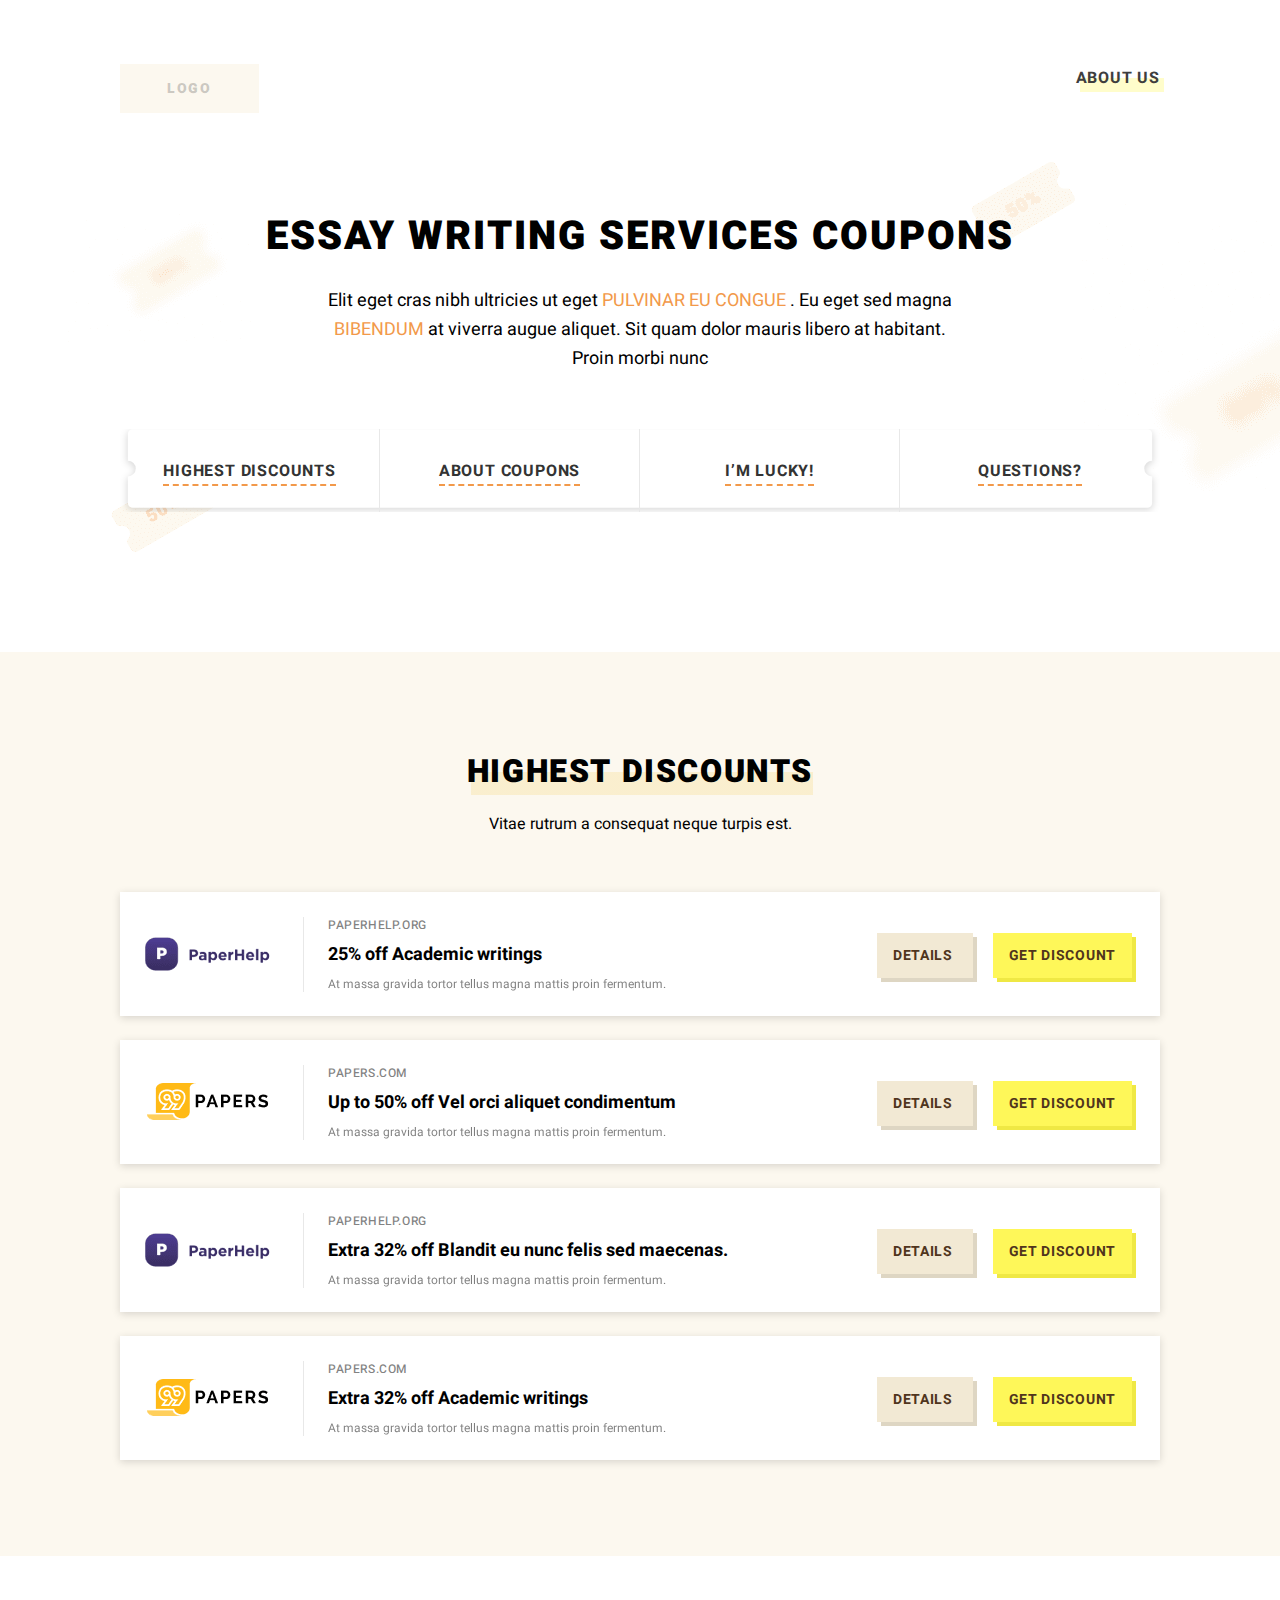
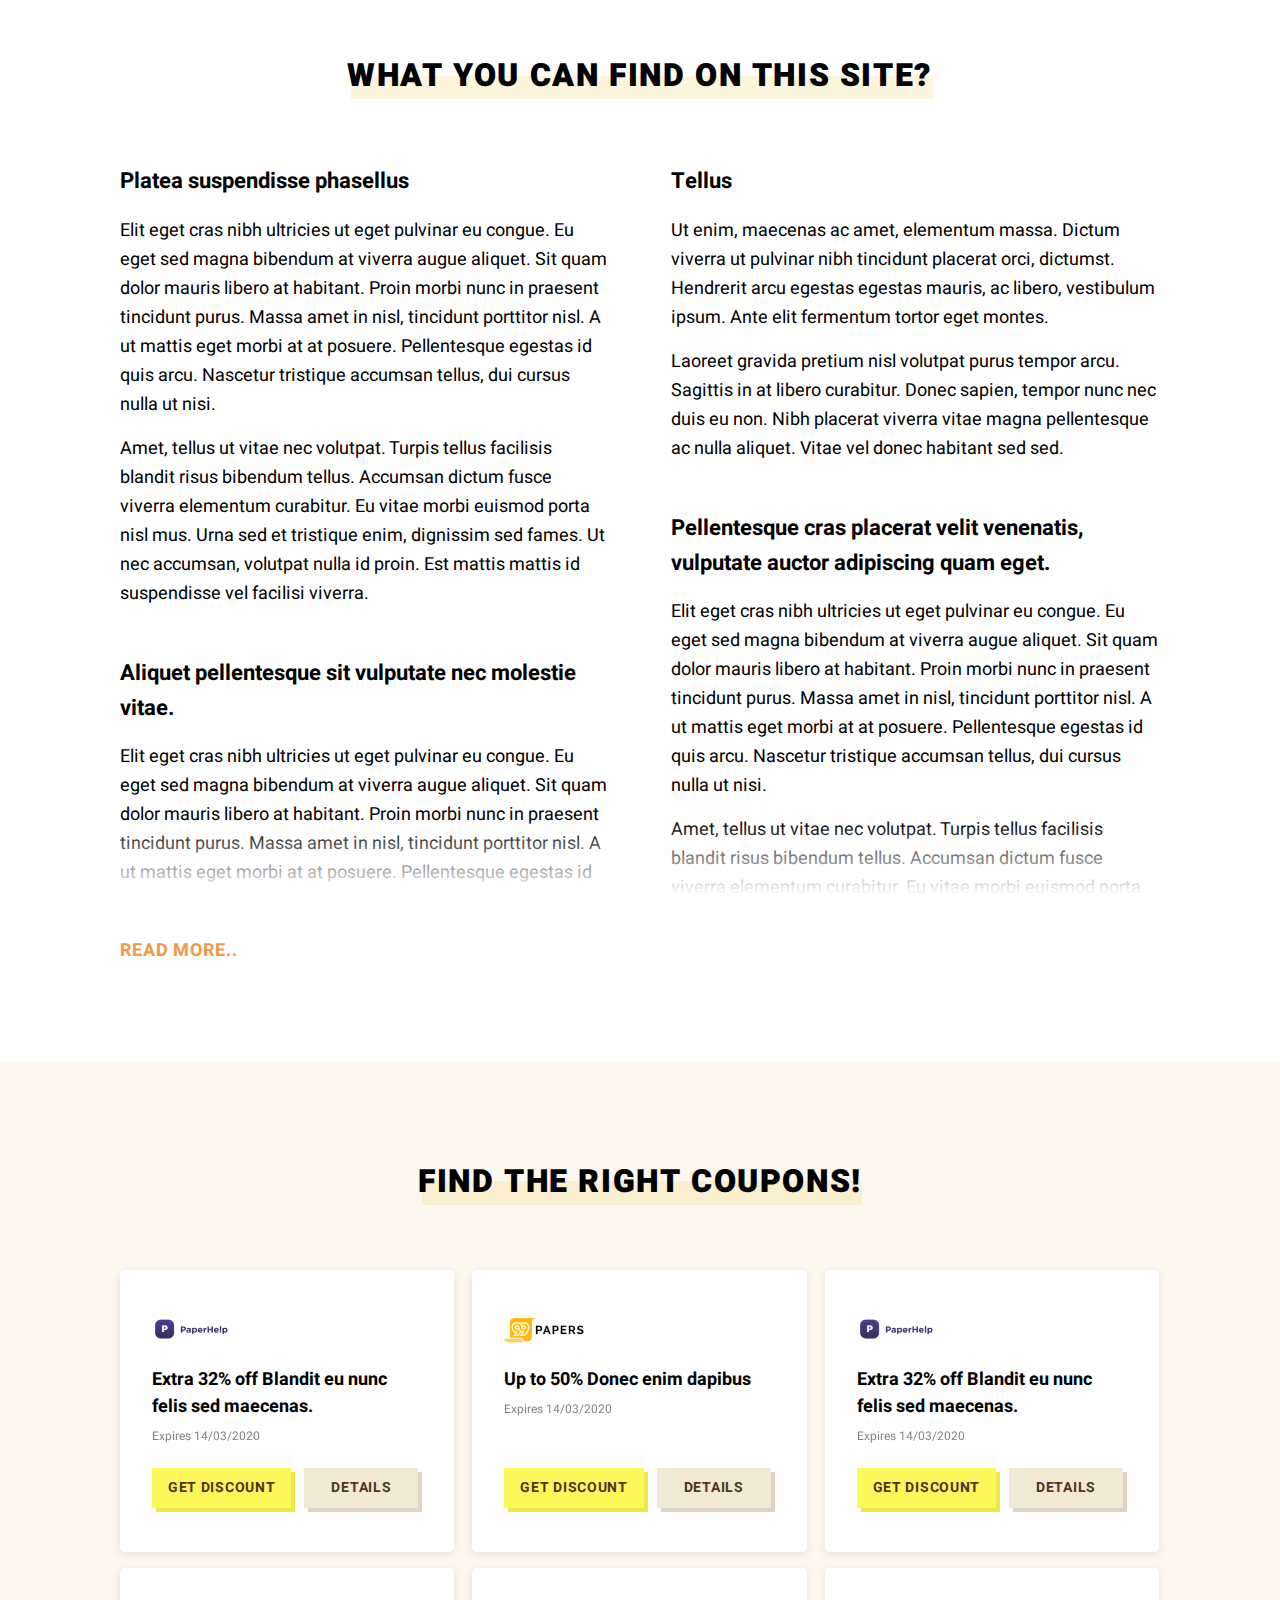
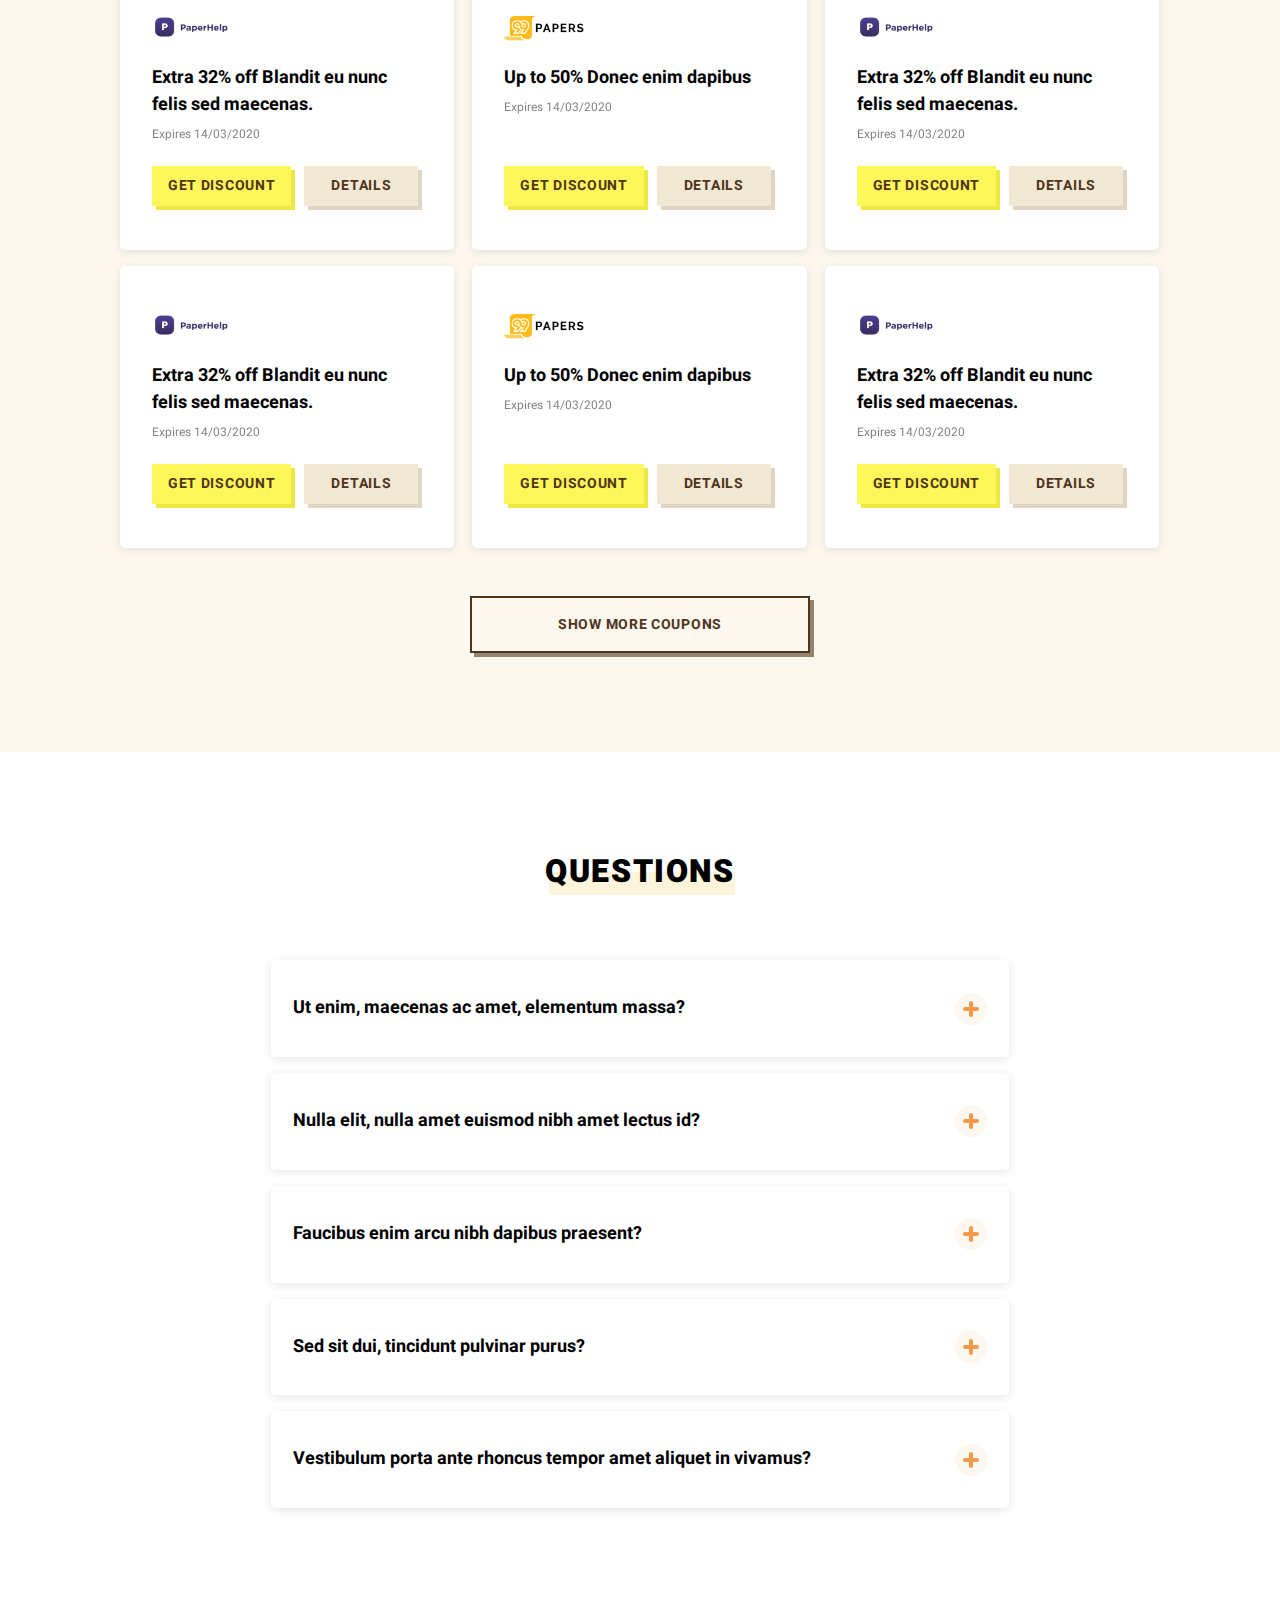
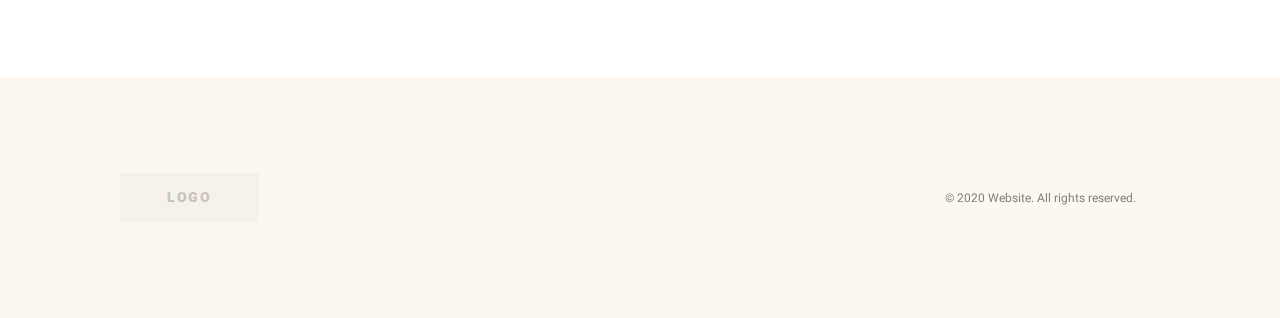
<file: First/index.html>
<!DOCTYPE html>
<html lang="en">
<head>
    <meta charset="UTF-8">
	<title>essay writing services coupons</title>
	<meta name="description" content="essay writing services coupons">
	<meta name="keywords" content="essay writing services coupons">
	<meta name="viewport" content="width=device-width, initial-scale=1">
    <!-- Fonts -->
    <link rel="preconnect" href="https://fonts.gstatic.com">
    <link href="https://fonts.googleapis.com/css2?family=Heebo:wght@400;500;700;800;900&display=swap" rel="stylesheet">
    <!-- Favicon -->
	<!-- OG Tags -->
	<meta property="og:title" content="essay writing services coupons">
	<meta property="og:description" content='essay writing services coupons'>
	<meta property="og:type" content="article">
	<meta property="og:image" content="" >
	<meta property="og:site_name" content="essay writing services coupons">
    <!-- link CSS -->
    <link rel="stylesheet" href="css/main.css">
    <link rel="stylesheet" href="css/mobile.css">
</head>
<body>
    <div class="black-scr" data-blkscr></div>
    <div class="wrap">
        <header class="header">
            <div class="container">
                <div class="header__wrap">
                    <a href="index.html" class="header__logo">
                        Logo
                    </a>
                    <nav class="header__nav" data-nav>
                        <ul>
                            <li class="menu-item">
                                <a href="about.html">
                                    About US
                                </a>
                            </li>
                        </ul>
                    </nav>
                    <div class="menu_btn" data-burger>
                        <div class="bar" data-id="bar"></div>
                        <div class="bar" data-id="bar"></div>
                        <div class="bar" data-id="bar"></div>
                    </div>
                </div>
            </div>
        </header>
        <section class="main">
            <div class="container">
                <h1 class="title">
                    essay writing services coupons
                </h1>
                <p>
                    Elit eget cras nibh ultricies ut eget <span class="orange">pulvinar eu congue</span> . Eu eget sed magna <span class="orange">bibendum</span>  at viverra augue aliquet. Sit quam dolor mauris libero at habitant. Proin morbi nunc 
                </p>
                <ul class="main__menu" data-scroll>
                    <li>
                        <a href="#best">
                            Highest discounts
                        </a>
                    </li>
                    <li>
                        <a href="#about">
                            About coupons
                        </a>
                    </li>
                    <li>
                        <a href="#find">
                            i’m lucky!
                        </a>
                    </li>
                    <li>
                        <a href="#faq">
                            Questions?
                        </a>
                    </li>
                </ul>
            </div>
        </section>
        <section class="best" id="best">
            <div class="container">
                <div class="center">
                    <h2 class="title-l">
                        Highest discounts
                    </h2>
                </div>
                <span class="title__bot">
                    Vitae rutrum a consequat neque turpis est.
                </span>
                <div class="best__wrap">
                    <div class="best__card">
                        <div class="best__logo">
                            <img src="img/paperh.png" alt="">
                        </div>
                        <div class="best__descr">
                            <a href="paperhelp.org" class="best__link">
                                paperhelp.org
                            </a>
                            <div class="best__offer title-s">
                                25% off Academic writings
                            </div>
                            <p class="best__txt">
                                At massa gravida tortor tellus magna mattis proin fermentum.
                            </p>
                        </div>
                        <div class="best__btns">
                            <a href="coupon.html" class="btn">
                                details
                            </a>
                            <a href="#" class="btn btn__sec">
                                Get discount
                            </a>
                        </div>
                    </div>
                    <div class="best__card">
                        <div class="best__logo">
                            <img src="img/papers.png" alt="">
                        </div>
                        <div class="best__descr">
                            <a href="papers.com" class="best__link">
                                papers.com
                            </a>
                            <div class="best__offer title-s">
                                Up to 50% off Vel orci aliquet condimentum
                            </div>
                            <p class="best__txt">
                                At massa gravida tortor tellus magna mattis proin fermentum.
                            </p>
                        </div>
                        <div class="best__btns">
                            <a href="coupon.html" class="btn">
                                details
                            </a>
                            <a href="#" class="btn btn__sec">
                                Get discount
                            </a>
                        </div>
                    </div>
                    <div class="best__card">
                        <div class="best__logo">
                            <img src="img/paperh.png" alt="">
                        </div>
                        <div class="best__descr">
                            <a href="paperhelp.org" class="best__link">
                                paperhelp.org
                            </a>
                            <div class="best__offer title-s">
                                Extra 32% off Blandit eu nunc felis sed maecenas.
                            </div>
                            <p class="best__txt">
                                At massa gravida tortor tellus magna mattis proin fermentum.
                            </p>
                        </div>
                        <div class="best__btns">
                            <a href="coupon.html" class="btn">
                                details
                            </a>
                            <a href="#" class="btn btn__sec">
                                Get discount
                            </a>
                        </div>
                    </div>
                    <div class="best__card">
                        <div class="best__logo">
                            <img src="img/papers.png" alt="">
                        </div>
                        <div class="best__descr">
                            <a href="papers.com" class="best__link">
                                papers.com
                            </a>
                            <div class="best__offer title-s">
                                Extra 32% off  Academic writings
                            </div>
                            <p class="best__txt">
                                At massa gravida tortor tellus magna mattis proin fermentum.
                            </p>
                        </div>
                        <div class="best__btns">
                            <a href="coupon.html" class="btn">
                                details
                            </a>
                            <a href="#" class="btn btn__sec">
                                Get discount
                            </a>
                        </div>
                    </div>
                </div>
            </div>
        </section>
        <section class="about" id="about">
            <div class="container">
                <div class="center">
                    <h2 class="title-l">
                        What you can find on this site?
                    </h2>
                </div>
                <div data-readmore class="about__text">
                    <div class="wp-block-columns">
                        <div class="wp-block-column">
                            <h3>
                                Platea suspendisse phasellus
                            </h3>
                            <p>
                                Elit eget cras nibh ultricies ut eget pulvinar eu congue. Eu eget sed magna bibendum at viverra augue aliquet. Sit quam dolor mauris libero at habitant. Proin morbi nunc in praesent tincidunt purus. Massa amet in nisl, tincidunt porttitor nisl. A ut mattis eget morbi at at posuere. Pellentesque egestas id quis arcu. Nascetur tristique accumsan tellus, dui cursus nulla ut nisi.
                            </p>
                            <p>
                                Amet, tellus ut vitae nec volutpat. Turpis tellus facilisis blandit risus bibendum tellus. Accumsan dictum fusce viverra elementum curabitur. Eu vitae morbi euismod porta nisl mus. Urna sed et tristique enim, dignissim sed fames. Ut nec accumsan, volutpat nulla id proin. Est mattis mattis id suspendisse vel facilisi viverra.
                            </p>
                            <h3>
                                Aliquet pellentesque sit vulputate nec molestie vitae.
                            </h3>
                            <p>
                                Elit eget cras nibh ultricies ut eget pulvinar eu congue. Eu eget sed magna bibendum at viverra augue aliquet. Sit quam dolor mauris libero at habitant. Proin morbi nunc in praesent tincidunt purus. Massa amet in nisl, tincidunt porttitor nisl. A ut mattis eget morbi at at posuere. Pellentesque egestas id quis arcu. Nascetur tristique accumsan tellus, dui cursus nulla ut nisi.
                            </p>
                            <p>
                                Amet, tellus ut vitae nec volutpat. Turpis tellus facilisis blandit risus bibendum tellus. Accumsan dictum fusce viverra elementum curabitur. Eu vitae morbi euismod porta nisl mus. Urna sed et tristique enim, dignissim sed fames. Ut nec accumsan, volutpat nulla id proin. Est mattis mattis id suspendisse vel facilisi viverra.
                            </p>
                        </div>
                        <div class="wp-block-column">
                            <h3>
                                Tellus
                            </h3>
                            <p>
                                Ut enim, maecenas ac amet, elementum massa. Dictum viverra ut pulvinar nibh tincidunt placerat orci, dictumst. Hendrerit arcu egestas egestas mauris, ac libero, vestibulum ipsum. Ante elit fermentum tortor eget montes.
                            <p>
                                Laoreet gravida pretium nisl volutpat purus tempor arcu. Sagittis in at libero curabitur. Donec sapien, tempor nunc nec duis eu non. Nibh placerat viverra vitae magna pellentesque ac nulla aliquet. Vitae vel donec habitant sed sed.                             </p>
                            </p>
                            <h3>
                                Pellentesque cras placerat velit venenatis, vulputate auctor adipiscing quam eget.                            </h3>
                            <p>
                                Elit eget cras nibh ultricies ut eget pulvinar eu congue. Eu eget sed magna bibendum at viverra augue aliquet. Sit quam dolor mauris libero at habitant. Proin morbi nunc in praesent tincidunt purus. Massa amet in nisl, tincidunt porttitor nisl. A ut mattis eget morbi at at posuere. Pellentesque egestas id quis arcu. Nascetur tristique accumsan tellus, dui cursus nulla ut nisi.
                            </p>
                            <p>
                                Amet, tellus ut vitae nec volutpat. Turpis tellus facilisis blandit risus bibendum tellus. Accumsan dictum fusce viverra elementum curabitur. Eu vitae morbi euismod porta nisl mus. Urna sed et tristique enim, dignissim sed fames. Ut nec accumsan, volutpat nulla id proin. Est mattis mattis id suspendisse vel facilisi viverra.
                            </p>
                        </div>
                    </div>
                </div>
            </div>
        </section>
        <section class="find" id="find">
            <div class="container">
                <div class="center">
                    <h2 class="title-l">
                        find the right coupons!
                    </h2>
                </div>
                <div class="find__wrap">
                    <div class="find__card-wrap">
                        <div class="find__card">
                            <div class="find__card-logo">
                                <img src="img/paperh.png" alt="">
                            </div>
                            <div class="find__card-offer title-s">
                                Extra 32% off Blandit eu nunc felis sed maecenas.
                            </div>
                            <span class="find__card-date">
                                Expires <span>14/03/2020</span> 
                            </span>
                            <div class="find__card__btns">
                                <a href="#" class="btn btn__sec">
                                    Get discount
                                </a>
                                <a href="#" class="btn find__btn">
                                    details
                                </a>
                            </div>
                        </div>
                    </div>
                    <div class="find__card-wrap">
                        <div class="find__card">
                            <div class="find__card-logo">
                                <img src="img/papers.png" alt="">
                            </div>
                            <div class="find__card-offer title-s">
                                Up to 50% Donec enim dapibus 
                            </div>
                            <span class="find__card-date">
                                Expires <span>14/03/2020</span> 
                            </span>
                            <div class="find__card__btns">
                                <a href="#" class="btn btn__sec">
                                    Get discount
                                </a>
                                <a href="#" class="btn find__btn">
                                    details
                                </a>
                            </div>
                        </div>
                    </div>
                    <div class="find__card-wrap">
                        <div class="find__card">
                            <div class="find__card-logo">
                                <img src="img/paperh.png" alt="">
                            </div>
                            <div class="find__card-offer title-s">
                                Extra 32% off Blandit eu nunc felis sed maecenas.
                            </div>
                            <span class="find__card-date">
                                Expires <span>14/03/2020</span> 
                            </span>
                            <div class="find__card__btns">
                                <a href="#" class="btn btn__sec">
                                    Get discount
                                </a>
                                <a href="#" class="btn find__btn">
                                    details
                                </a>
                            </div>
                        </div>
                    </div>
                    <div class="find__card-wrap">
                        <div class="find__card">
                            <div class="find__card-logo">
                                <img src="img/paperh.png" alt="">
                            </div>
                            <div class="find__card-offer title-s">
                                Extra 32% off Blandit eu nunc felis sed maecenas.
                            </div>
                            <span class="find__card-date">
                                Expires <span>14/03/2020</span> 
                            </span>
                            <div class="find__card__btns">
                                <a href="#" class="btn btn__sec">
                                    Get discount
                                </a>
                                <a href="#" class="btn find__btn">
                                    details
                                </a>
                            </div>
                        </div>
                    </div>
                    <div class="find__card-wrap">
                        <div class="find__card">
                            <div class="find__card-logo">
                                <img src="img/papers.png" alt="">
                            </div>
                            <div class="find__card-offer title-s">
                                Up to 50% Donec enim dapibus 
                            </div>
                            <span class="find__card-date">
                                Expires <span>14/03/2020</span> 
                            </span>
                            <div class="find__card__btns">
                                <a href="#" class="btn btn__sec">
                                    Get discount
                                </a>
                                <a href="#" class="btn find__btn">
                                    details
                                </a>
                            </div>
                        </div>
                    </div>
                    <div class="find__card-wrap">
                        <div class="find__card">
                            <div class="find__card-logo">
                                <img src="img/paperh.png" alt="">
                            </div>
                            <div class="find__card-offer title-s">
                                Extra 32% off Blandit eu nunc felis sed maecenas.
                            </div>
                            <span class="find__card-date">
                                Expires <span>14/03/2020</span> 
                            </span>
                            <div class="find__card__btns">
                                <a href="#" class="btn btn__sec">
                                    Get discount
                                </a>
                                <a href="#" class="btn find__btn">
                                    details
                                </a>
                            </div>
                        </div>
                    </div>
                    <div class="find__card-wrap">
                        <div class="find__card">
                            <div class="find__card-logo">
                                <img src="img/paperh.png" alt="">
                            </div>
                            <div class="find__card-offer title-s">
                                Extra 32% off Blandit eu nunc felis sed maecenas.
                            </div>
                            <span class="find__card-date">
                                Expires <span>14/03/2020</span> 
                            </span>
                            <div class="find__card__btns">
                                <a href="#" class="btn btn__sec">
                                    Get discount
                                </a>
                                <a href="#" class="btn find__btn">
                                    details
                                </a>
                            </div>
                        </div>
                    </div>
                    <div class="find__card-wrap">
                        <div class="find__card">
                            <div class="find__card-logo">
                                <img src="img/papers.png" alt="">
                            </div>
                            <div class="find__card-offer title-s">
                                Up to 50% Donec enim dapibus 
                            </div>
                            <span class="find__card-date">
                                Expires <span>14/03/2020</span> 
                            </span>
                            <div class="find__card__btns">
                                <a href="#" class="btn btn__sec">
                                    Get discount
                                </a>
                                <a href="#" class="btn find__btn">
                                    details
                                </a>
                            </div>
                        </div>
                    </div>
                    <div class="find__card-wrap">
                        <div class="find__card">
                            <div class="find__card-logo">
                                <img src="img/paperh.png" alt="">
                            </div>
                            <div class="find__card-offer title-s">
                                Extra 32% off Blandit eu nunc felis sed maecenas.
                            </div>
                            <span class="find__card-date">
                                Expires <span>14/03/2020</span> 
                            </span>
                            <div class="find__card__btns">
                                <a href="#" class="btn btn__sec">
                                    Get discount
                                </a>
                                <a href="#" class="btn find__btn">
                                    details
                                </a>
                            </div>
                        </div>
                    </div>
                </div>
                <div class="center">
                    <a href="#" class="btn more__coupons">
                        Show More coupons
                    </a>
                </div>
            </div>
        </section>
        <section class="faq" id="faq">
            <div class="container">
                <div class="center">
                    <h2 class="title-l">
                        Questions
                    </h2>
                </div>
                <div class="faq__wrap">
                    <div class="faq__card" data-faq>
                        <div class="faq__title">
                            Ut enim, maecenas ac amet, elementum massa?
                            <span class="line"></span>
                        </div>
                        <p>
                            Enim aliquam cursus viverra quisque sit arcu neque velit feugiat. Habitasse tellus commodo maecenas egestas. Est mauris, urna dolor ac orci pellentesque arcu, morbi. Dignissim blandit facilisi mi, auctor ultrices. In faucibus tortor, sit odio eget posuere.
                        </p>
                    </div>
                    <div class="faq__card" data-faq>
                        <div class="faq__title">
                            Nulla elit, nulla amet euismod nibh amet lectus id?
                            <span class="line"></span>
                        </div>
                        <p>
                            Enim aliquam cursus viverra quisque sit arcu neque velit feugiat. Habitasse tellus commodo maecenas egestas. Est mauris, urna dolor ac orci pellentesque arcu, morbi. Dignissim blandit facilisi mi, auctor ultrices. In faucibus tortor, sit odio eget posuere.
                        </p>
                    </div>
                    <div class="faq__card" data-faq>
                        <div class="faq__title">
                            Faucibus enim arcu nibh dapibus praesent?
                            <span class="line"></span>
                        </div>
                        <p>
                            Enim aliquam cursus viverra quisque sit arcu neque velit feugiat. Habitasse tellus commodo maecenas egestas. Est mauris, urna dolor ac orci pellentesque arcu, morbi. Dignissim blandit facilisi mi, auctor ultrices. In faucibus tortor, sit odio eget posuere.
                        </p>
                    </div>
                    <div class="faq__card" data-faq>
                        <div class="faq__title">
                            Sed sit dui, tincidunt pulvinar purus?
                            <span class="line"></span>
                        </div>
                        <p>
                            Enim aliquam cursus viverra quisque sit arcu neque velit feugiat. Habitasse tellus commodo maecenas egestas. Est mauris, urna dolor ac orci pellentesque arcu, morbi. Dignissim blandit facilisi mi, auctor ultrices. In faucibus tortor, sit odio eget posuere.
                        </p>
                    </div>
                    <div class="faq__card" data-faq>
                        <div class="faq__title">
                            Vestibulum porta ante rhoncus tempor amet aliquet in vivamus?
                            <span class="line"></span>
                        </div>
                        <p>
                            Enim aliquam cursus viverra quisque sit arcu neque velit feugiat. Habitasse tellus commodo maecenas egestas. Est mauris, urna dolor ac orci pellentesque arcu, morbi. Dignissim blandit facilisi mi, auctor ultrices. In faucibus tortor, sit odio eget posuere.
                        </p>
                    </div>
                </div>
            </div>
        </section>
        <footer class="footer">
            <div class="container">
                <div class="footer__wrap">
                    <a href="index.html" class="header__logo footer__logo">
                        Logo
                    </a>
                    <p class="footer__txt">
                        © 2020 Website. All rights reserved. 
                    </p>
                </div>
            </div>
        </footer>
    </div>

    <script src="https://code.jquery.com/jquery-3.4.1.min.js"></script>
    <script src="js/readmore/readmore.min.js"></script>
    <script src="js/main.js"></script>
</body>
</html>
</file>
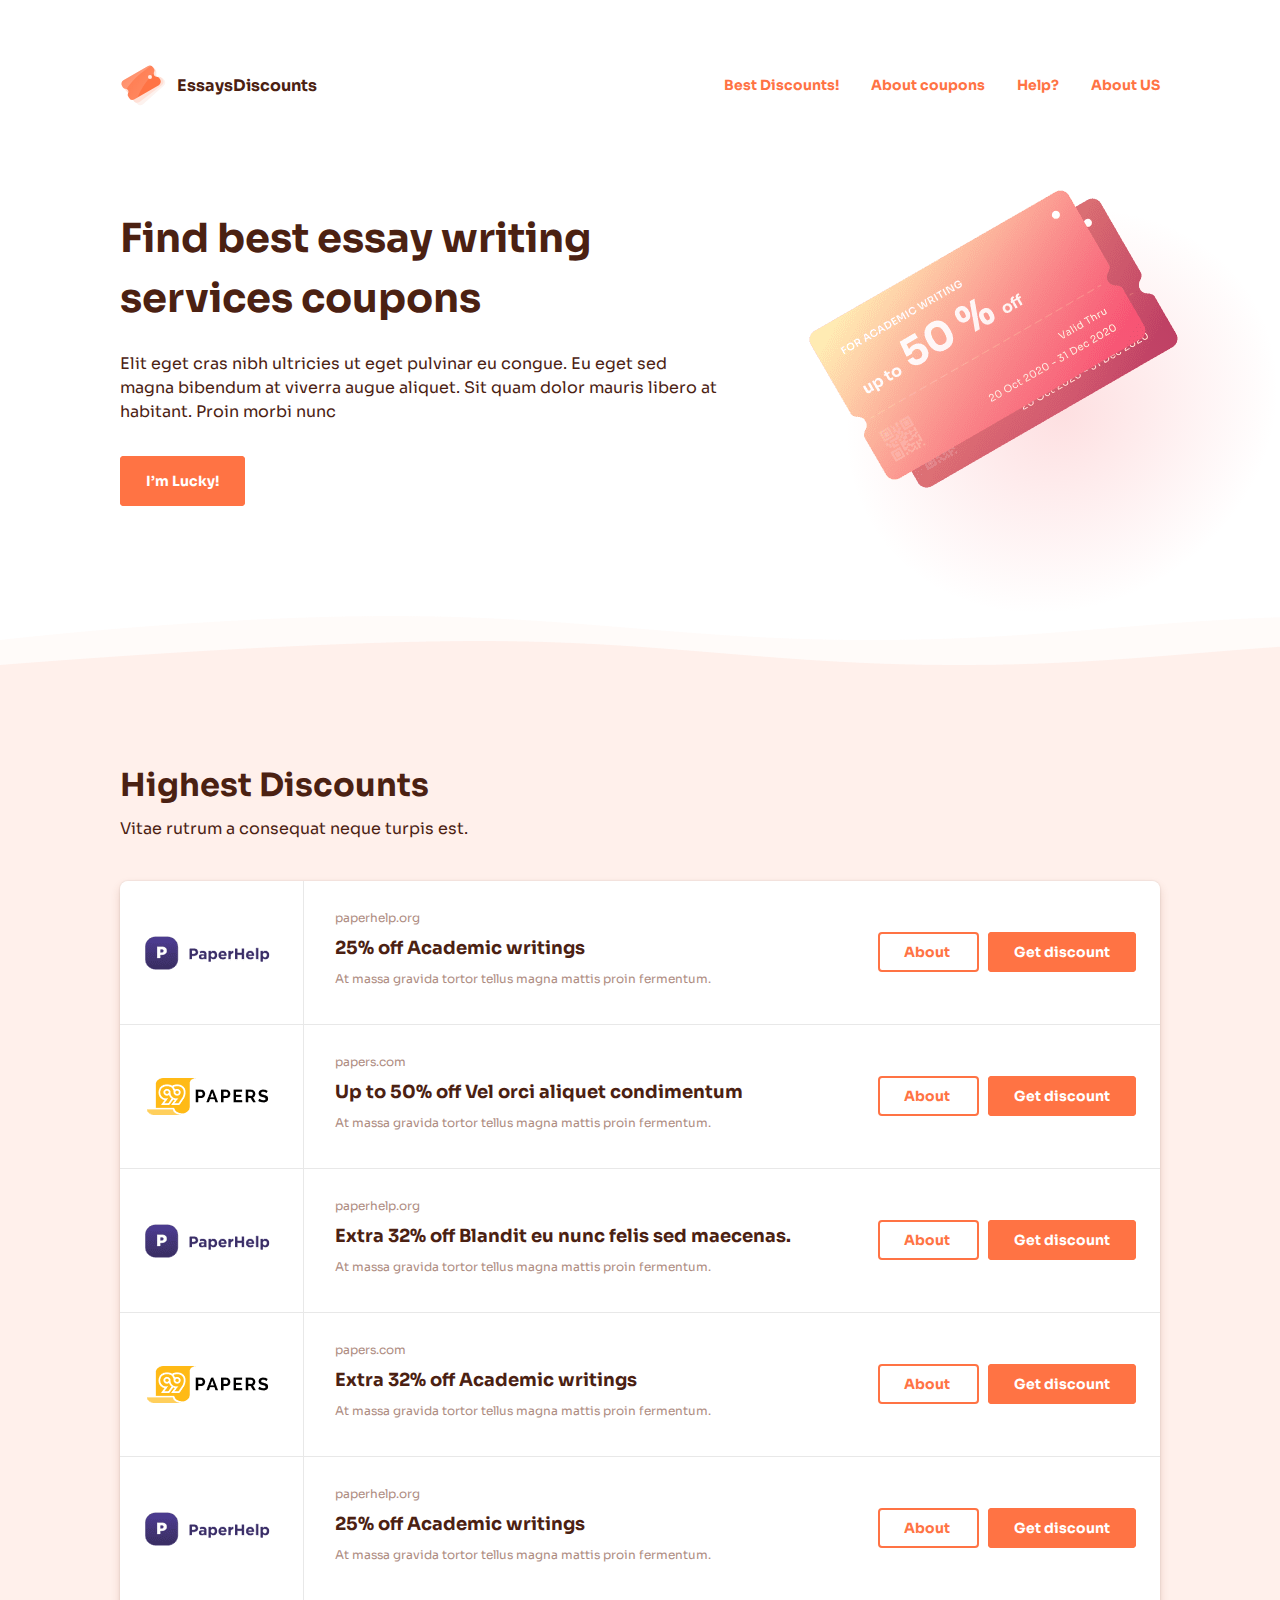
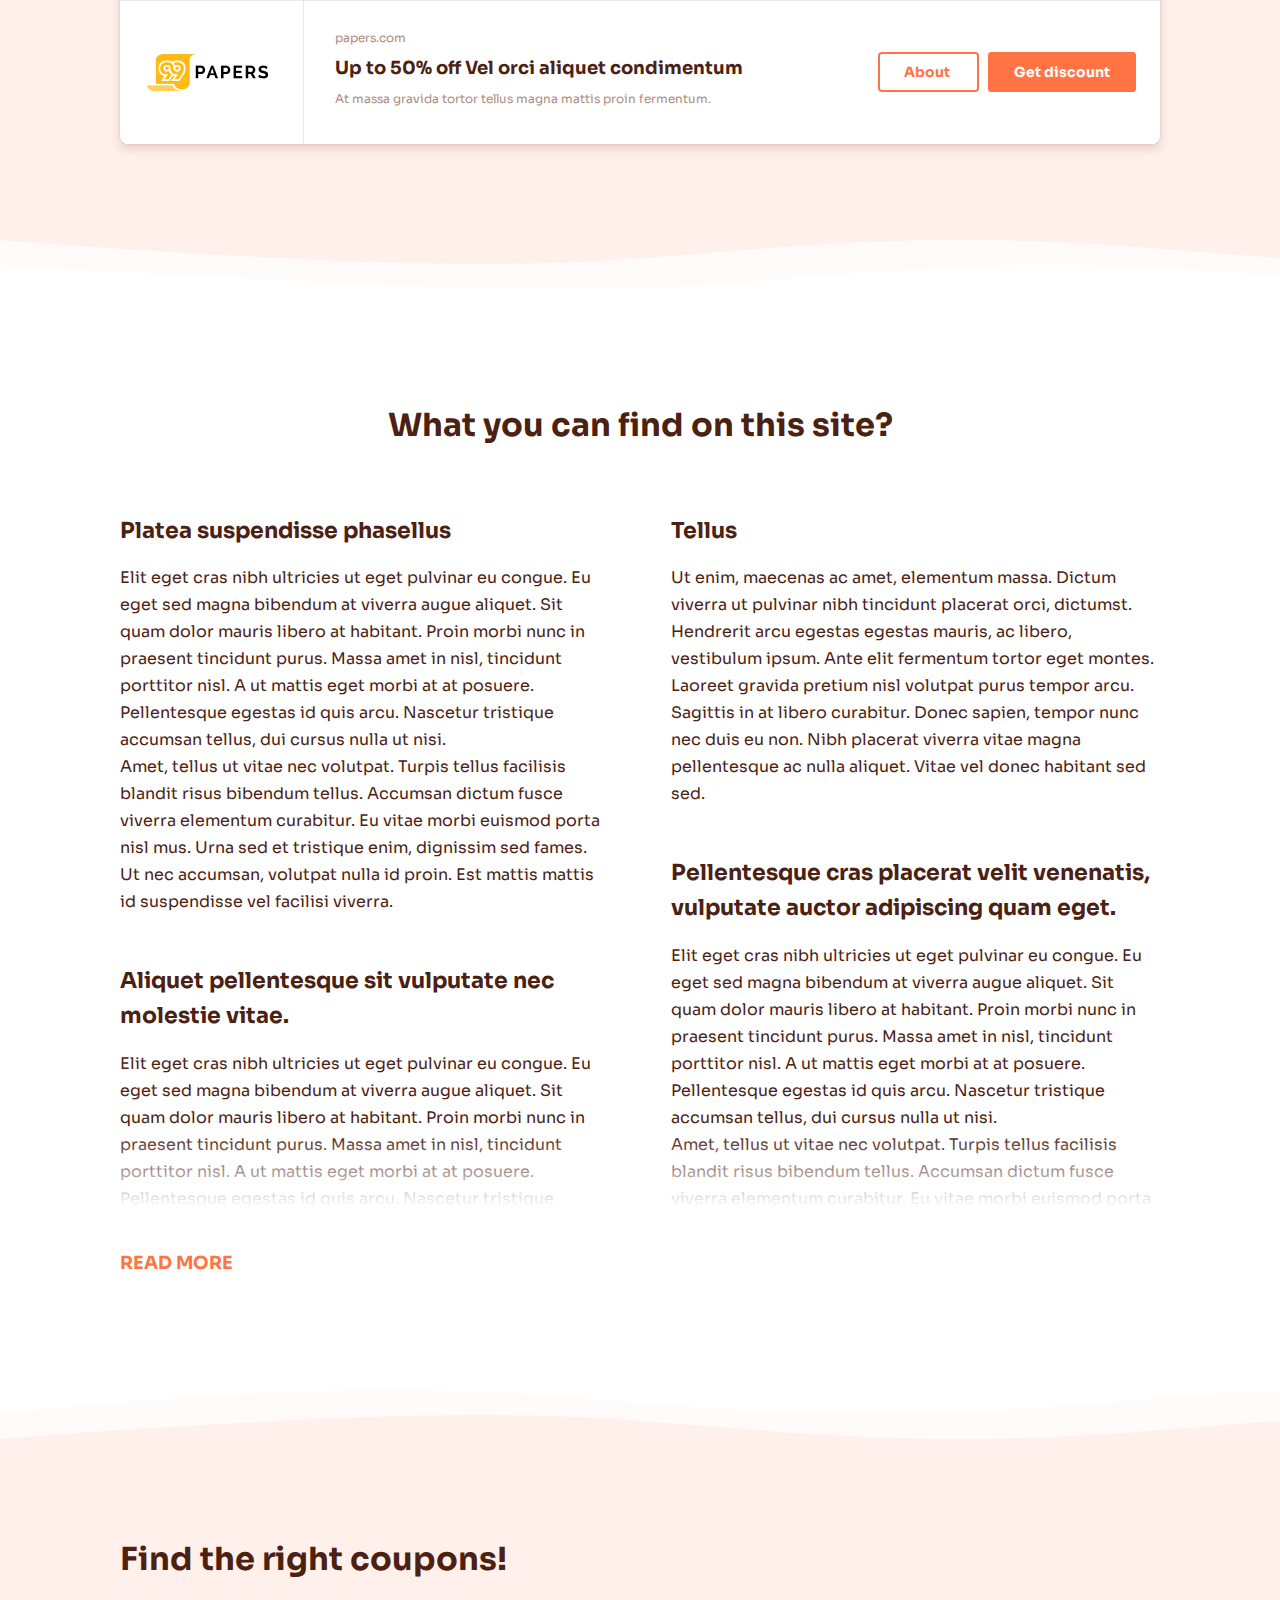
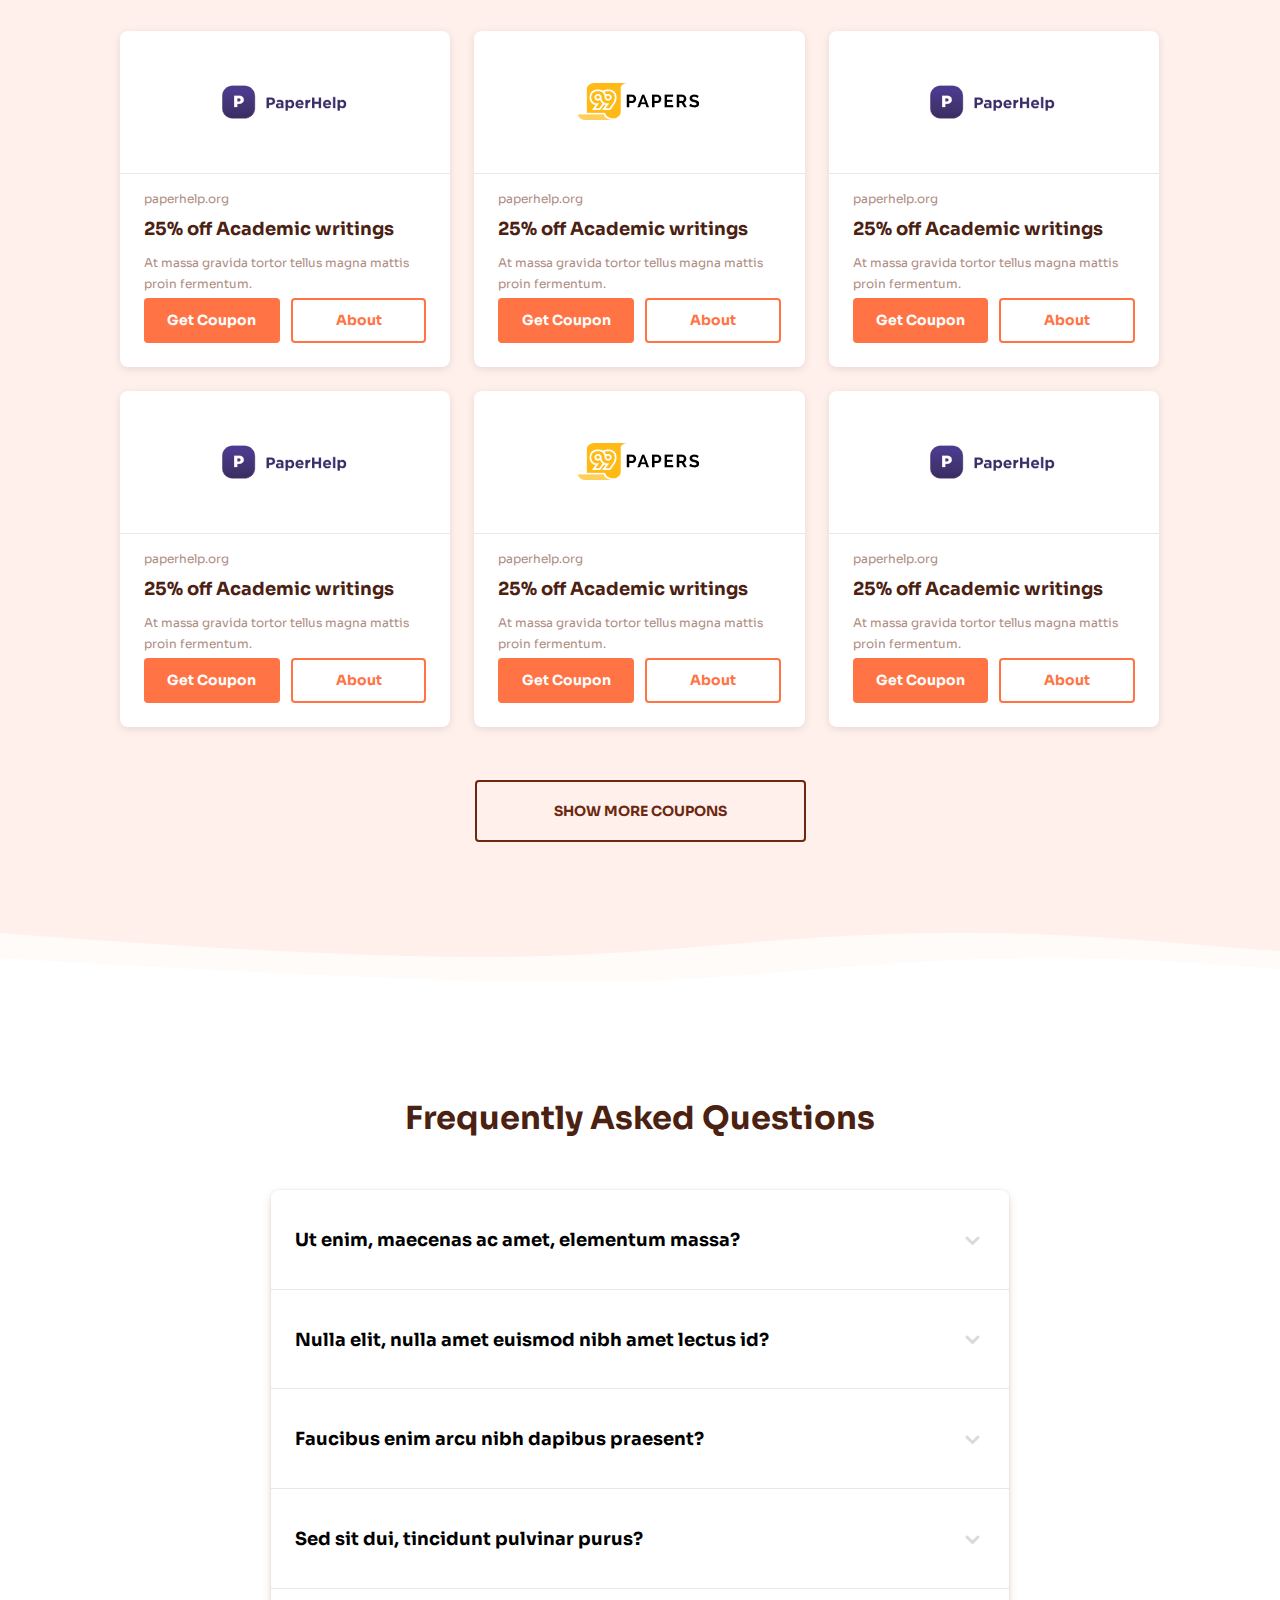
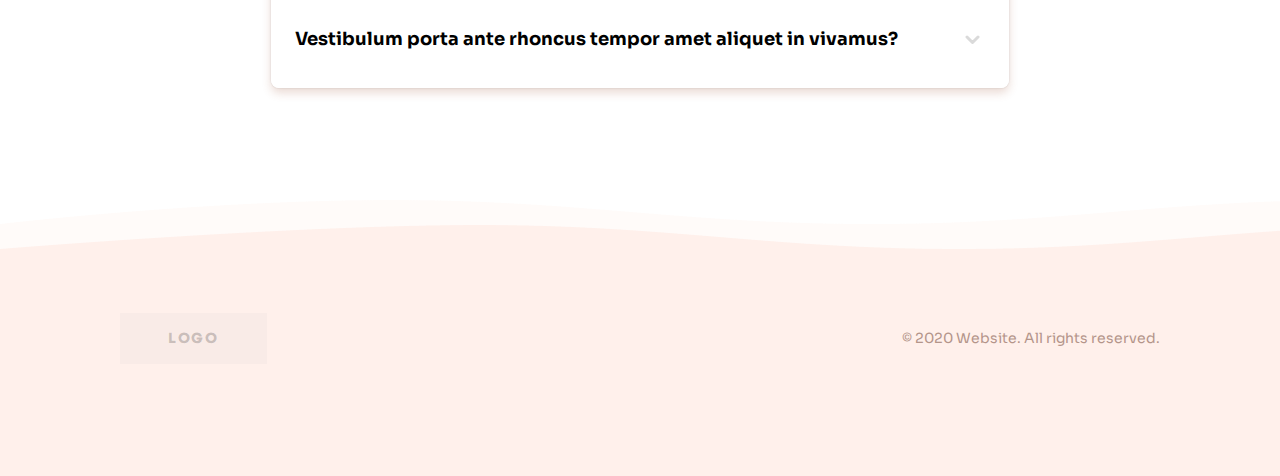
<file: Second/index.html>
<!DOCTYPE html>
<html lang="en">
<head>
    <meta charset="UTF-8">
	<title>essay writing services coupons</title>
	<meta name="description" content="essay writing services coupons">
	<meta name="keywords" content="essay writing services coupons">
	<meta name="viewport" content="width=device-width, initial-scale=1">
    <!-- Fonts -->
    <link rel="preconnect" href="https://fonts.gstatic.com">
    <link href="https://fonts.googleapis.com/css2?family=Sora:wght@400;700;800&display=swap" rel="stylesheet">
    <!-- Favicon -->
	<!-- OG Tags -->
	<meta property="og:title" content="essay writing services coupons">
	<meta property="og:description" content='essay writing services coupons'>
	<meta property="og:type" content="article">
	<meta property="og:image" content="" >
	<meta property="og:site_name" content="essay writing services coupons">
    <!-- link CSS -->
    <link rel="stylesheet" href="css/main.css">
    <link rel="stylesheet" href="css/mobile.css">
</head>
<body>
    <div class="black-scr" data-blkscr></div>
    <div class="wrap">
        <header class="header">
            <div class="container">
                <div class="header__wrap">
                    <a href="index.html" class="header__logo">
                        <svg xmlns="http://www.w3.org/2000/svg" xmlns:xlink="http://www.w3.org/1999/xlink" width="47" height="43" fill="none" xmlns:v="https://vecta.io/nano"><path d="M8.036 29.586c-1.476-1.644-1.352-4.17.287-5.65l20.8-18.796c1.64-1.48 4.165-1.348 5.64.296l1.342 1.495c.738.822.576 2.12.388 3.2a3.01 3.01 0 0 0 .726 2.526 2.99 2.99 0 0 0 2.49.984c1.075-.094 2.337-.14 3.084.64L44.15 15.7c1.56 1.632 1.464 4.236-.212 5.75L23.045 40.32c-1.64 1.48-4.165 1.35-5.64-.295l-1.343-1.496c-.738-.822-.575-2.12-.387-3.21a3.01 3.01 0 0 0-.726-2.526 2.99 2.99 0 0 0-2.429-.989c-1.1.073-2.404.1-3.142-.722l-1.342-1.495z" fill="#fdf2ee"/><path d="M5.502 25.967c-1.327-1.766-.984-4.27.78-5.603L28.643 3.46c1.762-1.332 4.267-.98 5.594.786l1.208 1.608c.663.883.39 2.16.107 3.23a3.01 3.01 0 0 0 .504 2.58 2.99 2.99 0 0 0 2.395 1.198c1.08.001 2.34.064 3.016.907l1.22 1.522c1.412 1.762 1.09 4.347-.712 5.71l-22.45 16.97c-1.762 1.332-4.266.98-5.593-.786l-1.21-1.61c-.663-.883-.388-2.16-.107-3.23a3.01 3.01 0 0 0-.504-2.58 2.99 2.99 0 0 0-2.333-1.197c-1.103-.023-2.403-.11-3.067-.994l-1.208-1.608z" fill="#ffe0d6"/><use xlink:href="#D" fill="#ff7344"/><ellipse cx="29.983" cy="13.033" rx="1.999" ry="2.005" fill="#ffe9e1"/><mask id="A" mask-type="alpha" maskUnits="userSpaceOnUse" x="1" y="1" width="40" height="35"><use xlink:href="#D" fill="#ff7344"/></mask><g mask="url(#A)"><path opacity=".2" d="M-32.365 9.112L-4.39 41.497S5.17 24.727 13.614 15.9c8.63-9.02 25.37-19.43 25.37-19.43l-19.62-19.747-51.727 32.39z" fill="url(#B)"/><path opacity=".15" d="M-23.424 25.172l33.813 26.19s6.06-18.336 12.595-28.665C29.664 12.14 44.016-1.388 44.016-1.388l-23.13-15.46-44.312 42.02z" fill="url(#C)"/></g><defs><linearGradient id="B" x1="-9.924" y1="-16.455" x2="19.577" y2="17.182" gradientUnits="userSpaceOnUse"><stop stop-color="#fff" stop-opacity="0"/><stop offset="1" stop-color="#fff"/></linearGradient><linearGradient id="C" x1="-6.474" y1="-4.345" x2="29.079" y2="22.771" gradientUnits="userSpaceOnUse"><stop stop-color="#fff" stop-opacity="0"/><stop offset="1" stop-color="#fff"/></linearGradient><path id="D" d="M1.995 21.638C.893 19.723 1.54 17.28 3.45 16.172L27.698 2.13a3.99 3.99 0 0 1 5.457 1.462l1.005 1.746c.55.957.123 2.193-.287 3.22a3.01 3.01 0 0 0 .187 2.622c.49.85 1.33 1.37 2.23 1.48 1.07.133 2.316.35 2.884 1.268L40.2 15.6c1.187 1.92.552 4.447-1.402 5.58L14.455 35.267a3.99 3.99 0 0 1-5.457-1.462L7.993 32.06c-.55-.957-.122-2.192.287-3.22a3.01 3.01 0 0 0-.187-2.622c-.478-.83-1.292-1.346-2.17-1.473-1.092-.158-2.372-.404-2.923-1.36l-1.005-1.746z"/></defs></svg>
                        EssaysDiscounts
                    </a>
                    <nav class="header__nav" data-nav>
                        <ul>
                            <li class="menu-item">
                                <a href="#best">
                                    Best Discounts!
                                </a>
                            </li>
                            <li class="menu-item">
                                <a href="#about">
                                    About coupons
                                </a>
                            </li>
                            <li class="menu-item">
                                <a href="#help">
                                    Help?
                                </a>
                            </li>
                            <li class="menu-item">
                                <a href="about.html">
                                    About US
                                </a>
                            </li>
                        </ul>
                    </nav>
                    <div class="menu_btn" data-burger>
                        <div class="bar" data-id="bar"></div>
                        <div class="bar" data-id="bar"></div>
                        <div class="bar" data-id="bar"></div>
                    </div>
                </div>
            </div>
        </header>
        <section class="main">
            <div class="container">
                <div class="main__wrap">
                    <div class="main__left">
                        <h1 class="title">
                            Find best essay writing services coupons
                        </h1>
                        <p>
                            Elit eget cras nibh ultricies ut eget pulvinar eu congue. Eu eget sed magna bibendum at viverra augue aliquet. Sit quam dolor mauris libero at habitant. Proin morbi nunc                         
                        </p>
                        <a href="#" class="btn btn__sec">
                            I’m Lucky!
                        </a>
                    </div>
                    <div class="main__right">
                        <img src="img/cards.png" alt="">
                    </div>
                </div>
            </div>
        </section>
        <section class="best" id="best">
            <div class="container">
                <h2 class="title-l">
                    Highest Discounts
                </h2>
                <span class="title__bot">
                    Vitae rutrum a consequat neque turpis est.
                </span>
                <div class="best__wrap">
                    <div class="best__card">
                        <div class="best__logo">
                            <img src="img/paperh.png" alt="">
                        </div>
                        <div class="best__descr">
                            <a href="paperhelp.org" class="best__link">
                                paperhelp.org
                            </a>
                            <div class="best__offer title-s">
                                25% off Academic writings
                            </div>
                            <p class="best__txt">
                                At massa gravida tortor tellus magna mattis proin fermentum.
                            </p>
                        </div>
                        <div class="best__btns">
                            <a href="coupon.html" class="btn">
                                About
                            </a>
                            <a href="#" class="btn btn__sec">
                                Get discount
                            </a>
                        </div>
                    </div>
                    <div class="best__card">
                        <div class="best__logo">
                            <img src="img/papers.png" alt="">
                        </div>
                        <div class="best__descr">
                            <a href="papers.com" class="best__link">
                                papers.com
                            </a>
                            <div class="best__offer title-s">
                                Up to 50% off Vel orci aliquet condimentum
                            </div>
                            <p class="best__txt">
                                At massa gravida tortor tellus magna mattis proin fermentum.
                            </p>
                        </div>
                        <div class="best__btns">
                            <a href="coupon.html" class="btn">
                                About
                            </a>
                            <a href="#" class="btn btn__sec">
                                Get discount
                            </a>
                        </div>
                    </div>
                    <div class="best__card">
                        <div class="best__logo">
                            <img src="img/paperh.png" alt="">
                        </div>
                        <div class="best__descr">
                            <a href="paperhelp.org" class="best__link">
                                paperhelp.org
                            </a>
                            <div class="best__offer title-s">
                                Extra 32% off Blandit eu nunc felis sed maecenas.
                            </div>
                            <p class="best__txt">
                                At massa gravida tortor tellus magna mattis proin fermentum.
                            </p>
                        </div>
                        <div class="best__btns">
                            <a href="coupon.html" class="btn">
                                About
                            </a>
                            <a href="#" class="btn btn__sec">
                                Get discount
                            </a>
                        </div>
                    </div>
                    <div class="best__card">
                        <div class="best__logo">
                            <img src="img/papers.png" alt="">
                        </div>
                        <div class="best__descr">
                            <a href="papers.com" class="best__link">
                                papers.com
                            </a>
                            <div class="best__offer title-s">
                                Extra 32% off  Academic writings
                            </div>
                            <p class="best__txt">
                                At massa gravida tortor tellus magna mattis proin fermentum.
                            </p>
                        </div>
                        <div class="best__btns">
                            <a href="coupon.html" class="btn">
                                About
                            </a>
                            <a href="#" class="btn btn__sec">
                                Get discount
                            </a>
                        </div>
                    </div>
                    <div class="best__card">
                        <div class="best__logo">
                            <img src="img/paperh.png" alt="">
                        </div>
                        <div class="best__descr">
                            <a href="paperhelp.org" class="best__link">
                                paperhelp.org
                            </a>
                            <div class="best__offer title-s">
                                25% off Academic writings
                            </div>
                            <p class="best__txt">
                                At massa gravida tortor tellus magna mattis proin fermentum.
                            </p>
                        </div>
                        <div class="best__btns">
                            <a href="coupon.html" class="btn">
                                About
                            </a>
                            <a href="#" class="btn btn__sec">
                                Get discount
                            </a>
                        </div>
                    </div>
                    <div class="best__card">
                        <div class="best__logo">
                            <img src="img/papers.png" alt="">
                        </div>
                        <div class="best__descr">
                            <a href="papers.com" class="best__link">
                                papers.com
                            </a>
                            <div class="best__offer title-s">
                                Up to 50% off Vel orci aliquet condimentum
                            </div>
                            <p class="best__txt">
                                At massa gravida tortor tellus magna mattis proin fermentum.
                            </p>
                        </div>
                        <div class="best__btns">
                            <a href="coupon.html" class="btn">
                                About
                            </a>
                            <a href="#" class="btn btn__sec">
                                Get discount
                            </a>
                        </div>
                    </div>
                </div>
            </div>
        </section>
        <section class="about" id="about">
            <div class="container">
                <div class="center">
                    <h2 class="title-l">
                        What you can find on this site?
                    </h2>
                </div>
                <div data-readmore class="about__text">
                    <div class="wp-block-columns">
                        <div class="wp-block-column">
                            <h3>
                                Platea suspendisse phasellus
                            </h3>
                            <p>
                                Elit eget cras nibh ultricies ut eget pulvinar eu congue. Eu eget sed magna bibendum at viverra augue aliquet. Sit quam dolor mauris libero at habitant. Proin morbi nunc in praesent tincidunt purus. Massa amet in nisl, tincidunt porttitor nisl. A ut mattis eget morbi at at posuere. Pellentesque egestas id quis arcu. Nascetur tristique accumsan tellus, dui cursus nulla ut nisi.
                            </p>
                            <p>
                                Amet, tellus ut vitae nec volutpat. Turpis tellus facilisis blandit risus bibendum tellus. Accumsan dictum fusce viverra elementum curabitur. Eu vitae morbi euismod porta nisl mus. Urna sed et tristique enim, dignissim sed fames. Ut nec accumsan, volutpat nulla id proin. Est mattis mattis id suspendisse vel facilisi viverra.
                            </p>
                            <h3>
                                Aliquet pellentesque sit vulputate nec molestie vitae.
                            </h3>
                            <p>
                                Elit eget cras nibh ultricies ut eget pulvinar eu congue. Eu eget sed magna bibendum at viverra augue aliquet. Sit quam dolor mauris libero at habitant. Proin morbi nunc in praesent tincidunt purus. Massa amet in nisl, tincidunt porttitor nisl. A ut mattis eget morbi at at posuere. Pellentesque egestas id quis arcu. Nascetur tristique accumsan tellus, dui cursus nulla ut nisi.
                            </p>
                            <p>
                                Amet, tellus ut vitae nec volutpat. Turpis tellus facilisis blandit risus bibendum tellus. Accumsan dictum fusce viverra elementum curabitur. Eu vitae morbi euismod porta nisl mus. Urna sed et tristique enim, dignissim sed fames. Ut nec accumsan, volutpat nulla id proin. Est mattis mattis id suspendisse vel facilisi viverra.
                            </p>
                        </div>
                        <div class="wp-block-column">
                            <h3>
                                Tellus
                            </h3>
                            <p>
                                Ut enim, maecenas ac amet, elementum massa. Dictum viverra ut pulvinar nibh tincidunt placerat orci, dictumst. Hendrerit arcu egestas egestas mauris, ac libero, vestibulum ipsum. Ante elit fermentum tortor eget montes.
                            <p>
                                Laoreet gravida pretium nisl volutpat purus tempor arcu. Sagittis in at libero curabitur. Donec sapien, tempor nunc nec duis eu non. Nibh placerat viverra vitae magna pellentesque ac nulla aliquet. Vitae vel donec habitant sed sed.                             </p>
                            </p>
                            <h3>
                                Pellentesque cras placerat velit venenatis, vulputate auctor adipiscing quam eget.                            </h3>
                            <p>
                                Elit eget cras nibh ultricies ut eget pulvinar eu congue. Eu eget sed magna bibendum at viverra augue aliquet. Sit quam dolor mauris libero at habitant. Proin morbi nunc in praesent tincidunt purus. Massa amet in nisl, tincidunt porttitor nisl. A ut mattis eget morbi at at posuere. Pellentesque egestas id quis arcu. Nascetur tristique accumsan tellus, dui cursus nulla ut nisi.
                            </p>
                            <p>
                                Amet, tellus ut vitae nec volutpat. Turpis tellus facilisis blandit risus bibendum tellus. Accumsan dictum fusce viverra elementum curabitur. Eu vitae morbi euismod porta nisl mus. Urna sed et tristique enim, dignissim sed fames. Ut nec accumsan, volutpat nulla id proin. Est mattis mattis id suspendisse vel facilisi viverra.
                            </p>
                        </div>
                    </div>
                </div>
            </div>
        </section>
        <section class="find" id="find">
            <div class="container">
                <h2 class="title-l">
                    Find the right coupons!
                </h2>
                <div class="find__wrap">
                    <div class="find__card-wrap">
                        <div class="find__card">
                            <div class="find__card-logo">
                                <img src="img/paperh.png" alt="">
                            </div>
                            <div class="find__card-txt">
                                <div class="best__link">
                                    paperhelp.org
                                </div>
                                <div class="best__offer title-s">
                                    25% off Academic writings
                                </div>
                                <span class="best__txt">
                                    At massa gravida tortor tellus magna mattis proin fermentum. 
                                </span>
                            </div>
                            <div class="find__card__btns">
                                <a href="#" class="btn btn__sec">
                                    Get Coupon
                                </a>
                                <a href="#" class="btn find__btn">
                                    About
                                </a>
                            </div>
                        </div>
                    </div>
                    <div class="find__card-wrap">
                        <div class="find__card">
                            <div class="find__card-logo">
                                <img src="img/papers.png" alt="">
                            </div>
                            <div class="find__card-txt">
                                <div class="best__link">
                                    paperhelp.org
                                </div>
                                <div class="best__offer title-s">
                                    25% off Academic writings
                                </div>
                                <span class="best__txt">
                                    At massa gravida tortor tellus magna mattis proin fermentum. 
                                </span>
                            </div>
                            <div class="find__card__btns">
                                <a href="#" class="btn btn__sec">
                                    Get Coupon
                                </a>
                                <a href="#" class="btn find__btn">
                                    About
                                </a>
                            </div>
                        </div>
                    </div>
                    <div class="find__card-wrap">
                        <div class="find__card">
                            <div class="find__card-logo">
                                <img src="img/paperh.png" alt="">
                            </div>
                            <div class="find__card-txt">
                                <div class="best__link">
                                    paperhelp.org
                                </div>
                                <div class="best__offer title-s">
                                    25% off Academic writings
                                </div>
                                <span class="best__txt">
                                    At massa gravida tortor tellus magna mattis proin fermentum. 
                                </span>
                            </div>
                            <div class="find__card__btns">
                                <a href="#" class="btn btn__sec">
                                    Get Coupon
                                </a>
                                <a href="#" class="btn find__btn">
                                    About
                                </a>
                            </div>
                        </div>
                    </div>
                    <div class="find__card-wrap">
                        <div class="find__card">
                            <div class="find__card-logo">
                                <img src="img/paperh.png" alt="">
                            </div>
                            <div class="find__card-txt">
                                <div class="best__link">
                                    paperhelp.org
                                </div>
                                <div class="best__offer title-s">
                                    25% off Academic writings
                                </div>
                                <span class="best__txt">
                                    At massa gravida tortor tellus magna mattis proin fermentum. 
                                </span>
                            </div>
                            <div class="find__card__btns">
                                <a href="#" class="btn btn__sec">
                                    Get Coupon
                                </a>
                                <a href="#" class="btn find__btn">
                                    About
                                </a>
                            </div>
                        </div>
                    </div>
                    <div class="find__card-wrap">
                        <div class="find__card">
                            <div class="find__card-logo">
                                <img src="img/papers.png" alt="">
                            </div>
                            <div class="find__card-txt">
                                <div class="best__link">
                                    paperhelp.org
                                </div>
                                <div class="best__offer title-s">
                                    25% off Academic writings
                                </div>
                                <span class="best__txt">
                                    At massa gravida tortor tellus magna mattis proin fermentum. 
                                </span>
                            </div>
                            <div class="find__card__btns">
                                <a href="#" class="btn btn__sec">
                                    Get Coupon
                                </a>
                                <a href="#" class="btn find__btn">
                                    About
                                </a>
                            </div>
                        </div>
                    </div>
                    <div class="find__card-wrap">
                        <div class="find__card">
                            <div class="find__card-logo">
                                <img src="img/paperh.png" alt="">
                            </div>
                            <div class="find__card-txt">
                                <div class="best__link">
                                    paperhelp.org
                                </div>
                                <div class="best__offer title-s">
                                    25% off Academic writings
                                </div>
                                <span class="best__txt">
                                    At massa gravida tortor tellus magna mattis proin fermentum. 
                                </span>
                            </div>
                            <div class="find__card__btns">
                                <a href="#" class="btn btn__sec">
                                    Get Coupon
                                </a>
                                <a href="#" class="btn find__btn">
                                    About
                                </a>
                            </div>
                        </div>
                    </div>
                </div>
                <div class="center">
                    <a href="#" class="btn more__coupons">
                        Show More coupons
                    </a>
                </div>
            </div>
        </section>
        <section class="faq" id="help">
            <div class="container">
                <div class="center">
                    <h2 class="title-l">
                        Frequently Asked Questions
                    </h2>
                </div>
                <div class="faq__wrap">
                    <div class="faq__card" data-faq>
                        <div class="faq__title">
                            Ut enim, maecenas ac amet, elementum massa?
                            <svg xmlns="http://www.w3.org/2000/svg" width="15" height="9" fill="none" xmlns:v="https://vecta.io/nano"><path d="M7.5 7.5L6.44 8.56a1.5 1.5 0 0 0 2.121 0L7.5 7.5zm6.56-4.44A1.5 1.5 0 1 0 11.939.939l2.12 2.12zM3.06.94A1.5 1.5 0 0 0 .939 3.061L3.06.94zm5.5 7.62l5.5-5.5L11.94.94l-5.5 5.5 2.12 2.12zM.94 3.06l5.5 5.5 2.12-2.12-5.5-5.5L.94 3.06z" fill="#dadada"/></svg>
                        </div>
                        <p>
                            Enim aliquam cursus viverra quisque sit arcu neque velit feugiat. Habitasse tellus commodo maecenas egestas. Est mauris, urna dolor ac orci pellentesque arcu, morbi. Dignissim blandit facilisi mi, auctor ultrices. In faucibus tortor, sit odio eget posuere.
                        </p>
                    </div>
                    <div class="faq__card" data-faq>
                        <div class="faq__title">
                            Nulla elit, nulla amet euismod nibh amet lectus id?
                            <svg xmlns="http://www.w3.org/2000/svg" width="15" height="9" fill="none" xmlns:v="https://vecta.io/nano"><path d="M7.5 7.5L6.44 8.56a1.5 1.5 0 0 0 2.121 0L7.5 7.5zm6.56-4.44A1.5 1.5 0 1 0 11.939.939l2.12 2.12zM3.06.94A1.5 1.5 0 0 0 .939 3.061L3.06.94zm5.5 7.62l5.5-5.5L11.94.94l-5.5 5.5 2.12 2.12zM.94 3.06l5.5 5.5 2.12-2.12-5.5-5.5L.94 3.06z" fill="#dadada"/></svg>
                        </div>
                        <p>
                            Enim aliquam cursus viverra quisque sit arcu neque velit feugiat. Habitasse tellus commodo maecenas egestas. Est mauris, urna dolor ac orci pellentesque arcu, morbi. Dignissim blandit facilisi mi, auctor ultrices. In faucibus tortor, sit odio eget posuere.
                        </p>
                    </div>
                    <div class="faq__card" data-faq>
                        <div class="faq__title">
                            Faucibus enim arcu nibh dapibus praesent?
                            <svg xmlns="http://www.w3.org/2000/svg" width="15" height="9" fill="none" xmlns:v="https://vecta.io/nano"><path d="M7.5 7.5L6.44 8.56a1.5 1.5 0 0 0 2.121 0L7.5 7.5zm6.56-4.44A1.5 1.5 0 1 0 11.939.939l2.12 2.12zM3.06.94A1.5 1.5 0 0 0 .939 3.061L3.06.94zm5.5 7.62l5.5-5.5L11.94.94l-5.5 5.5 2.12 2.12zM.94 3.06l5.5 5.5 2.12-2.12-5.5-5.5L.94 3.06z" fill="#dadada"/></svg>
                        </div>
                        <p>
                            Enim aliquam cursus viverra quisque sit arcu neque velit feugiat. Habitasse tellus commodo maecenas egestas. Est mauris, urna dolor ac orci pellentesque arcu, morbi. Dignissim blandit facilisi mi, auctor ultrices. In faucibus tortor, sit odio eget posuere.
                        </p>
                    </div>
                    <div class="faq__card" data-faq>
                        <div class="faq__title">
                            Sed sit dui, tincidunt pulvinar purus?
                            <svg xmlns="http://www.w3.org/2000/svg" width="15" height="9" fill="none" xmlns:v="https://vecta.io/nano"><path d="M7.5 7.5L6.44 8.56a1.5 1.5 0 0 0 2.121 0L7.5 7.5zm6.56-4.44A1.5 1.5 0 1 0 11.939.939l2.12 2.12zM3.06.94A1.5 1.5 0 0 0 .939 3.061L3.06.94zm5.5 7.62l5.5-5.5L11.94.94l-5.5 5.5 2.12 2.12zM.94 3.06l5.5 5.5 2.12-2.12-5.5-5.5L.94 3.06z" fill="#dadada"/></svg>
                        </div>
                        <p>
                            Enim aliquam cursus viverra quisque sit arcu neque velit feugiat. Habitasse tellus commodo maecenas egestas. Est mauris, urna dolor ac orci pellentesque arcu, morbi. Dignissim blandit facilisi mi, auctor ultrices. In faucibus tortor, sit odio eget posuere.
                        </p>
                    </div>
                    <div class="faq__card" data-faq>
                        <div class="faq__title">
                            Vestibulum porta ante rhoncus tempor amet aliquet in vivamus?
                            <svg xmlns="http://www.w3.org/2000/svg" width="15" height="9" fill="none" xmlns:v="https://vecta.io/nano"><path d="M7.5 7.5L6.44 8.56a1.5 1.5 0 0 0 2.121 0L7.5 7.5zm6.56-4.44A1.5 1.5 0 1 0 11.939.939l2.12 2.12zM3.06.94A1.5 1.5 0 0 0 .939 3.061L3.06.94zm5.5 7.62l5.5-5.5L11.94.94l-5.5 5.5 2.12 2.12zM.94 3.06l5.5 5.5 2.12-2.12-5.5-5.5L.94 3.06z" fill="#dadada"/></svg>
                        </div>
                        <p>
                            Enim aliquam cursus viverra quisque sit arcu neque velit feugiat. Habitasse tellus commodo maecenas egestas. Est mauris, urna dolor ac orci pellentesque arcu, morbi. Dignissim blandit facilisi mi, auctor ultrices. In faucibus tortor, sit odio eget posuere.
                        </p>
                    </div>
                </div>
            </div>
        </section>
        <footer class="footer">
            <div class="container">
                <div class="footer__wrap">
                    <a href="index.html" class="footer__logo">
                        Logo
                    </a>
                    <p class="footer__txt">
                        © 2020 Website. All rights reserved. 
                    </p>
                </div>
            </div>
        </footer>
    </div>

    <script src="https://code.jquery.com/jquery-3.4.1.min.js"></script>
    <script src="js/readmore/readmore.min.js"></script>
    <script src="js/main.js"></script>
</body>
</html>
</file>
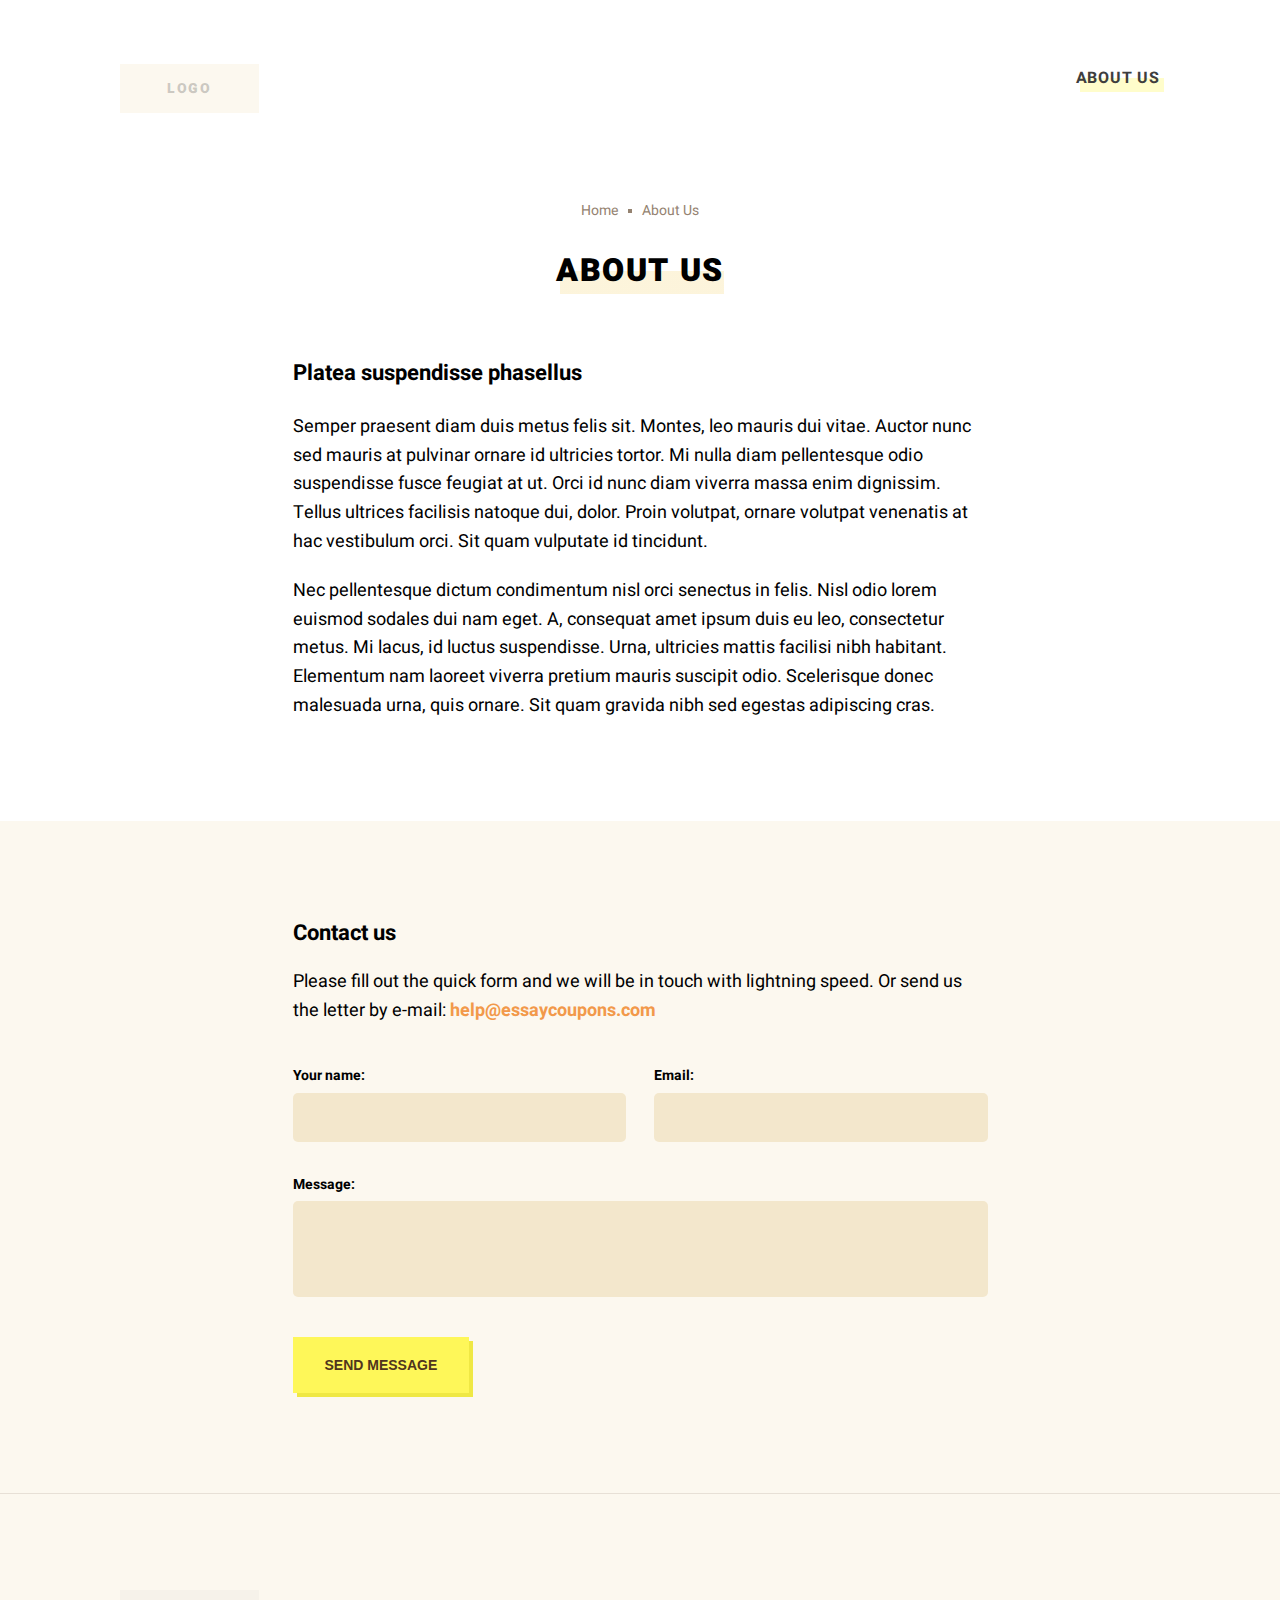
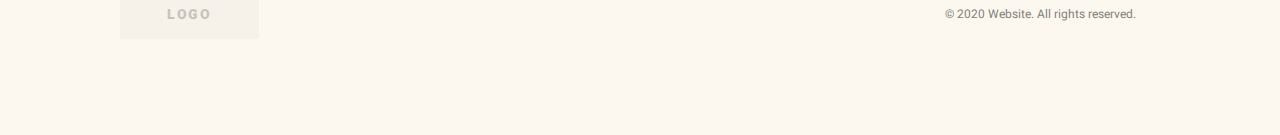
<file: First/about.html>
<!DOCTYPE html>
<html lang="en">
<head>
    <meta charset="UTF-8">
	<title>essay writing services coupons</title>
	<meta name="description" content="essay writing services coupons">
	<meta name="keywords" content="essay writing services coupons">
	<meta name="viewport" content="width=device-width, initial-scale=1">
    <!-- Fonts -->
    <link rel="preconnect" href="https://fonts.gstatic.com">
    <link href="https://fonts.googleapis.com/css2?family=Heebo:wght@400;500;700;800;900&display=swap" rel="stylesheet">
    <!-- Favicon -->
	<!-- OG Tags -->
	<meta property="og:title" content="essay writing services coupons">
	<meta property="og:description" content='essay writing services coupons'>
	<meta property="og:type" content="article">
	<meta property="og:image" content="" >
	<meta property="og:site_name" content="essay writing services coupons">
    <!-- link CSS -->
    <link rel="stylesheet" href="css/main.css">
    <link rel="stylesheet" href="css/mobile.css">
</head>
<body>
    <div class="black-scr" data-blkscr></div>
    <div class="wrap">
        <header class="header">
            <div class="container">
                <div class="header__wrap">
                    <a href="index.html" class="header__logo">
                        Logo
                    </a>
                    <nav class="header__nav" data-nav>
                        <ul>
                            <li class="menu-item">
                                <a href="about.html">
                                    About US
                                </a>
                            </li>
                        </ul>
                    </nav>
                    <div class="menu_btn" data-burger>
                        <div class="bar" data-id="bar"></div>
                        <div class="bar" data-id="bar"></div>
                        <div class="bar" data-id="bar"></div>
                    </div>
                </div>
            </div>
        </header>
        <div class="container">
            <div class="breadcrumbs">
                <span>
                    <a class="breadcrumbs__link" href="index.html"> 
                        <span>
                            Home   
                        </span>
                    </a>
                </span>
                <span class="breadcrumbs__separator"> 
                    
                </span>
                <span class="breadcrumbs__current">
                    About Us
                </span>
            </div>
        </div>
        <section class="coupoffer">
            <div class="container">
                <div class="center coup__center">
                    <h1 class="title-l coupoffer__title">
                        About Us
                    </h1>
                </div>
                <div class="coupoffer__txt aboutus__txt">
                    <h3>
                        Platea suspendisse phasellus
                    </h3>
                    <p>
                        Semper praesent diam duis metus felis sit. Montes, leo mauris dui vitae. Auctor nunc sed mauris at pulvinar ornare id ultricies tortor. Mi nulla diam pellentesque odio suspendisse fusce feugiat at ut. Orci id nunc diam viverra massa enim dignissim. Tellus ultrices facilisis natoque dui, dolor. Proin volutpat, ornare volutpat venenatis at hac vestibulum orci. Sit quam vulputate id tincidunt.
                    </p>
                    <p>
                        Nec pellentesque dictum condimentum nisl orci senectus in felis. Nisl odio lorem euismod sodales dui nam eget. A, consequat amet ipsum duis eu leo, consectetur metus. Mi lacus, id luctus suspendisse. Urna, ultricies mattis facilisi nibh habitant. Elementum nam laoreet viverra pretium mauris suscipit odio. Scelerisque donec malesuada urna, quis ornare. Sit quam gravida nibh sed egestas adipiscing cras. 
                    </p>
                </div>
            </div>
        </section>
        <section class="contacts">
            <div class="container">
                <div class="contacts__wrap">
                    <h3 class="contacts__header">
                        Contact us
                    </h3>
                    <p class="contacts__text">
                        Please fill out the quick form and we will be in touch with lightning speed. Or send us the letter by e-mail: 
                        <a href="mailto:help@essaycoupons.com">
                            help@essaycoupons.com
                        </a>
                    </p>
                    <form action="post" class="contacts__form">
                        <div class="form__input-wrap">
                            <span class="form__input-tit">
                                Your name:
                            </span>
                            <input type="text" name="name" class="form__input">
                        </div>
                        <div class="form__input-wrap">
                            <span class="form__input-tit">
                                Email:
                            </span>
                            <input type="email" name="Email" class="form__input">
                        </div>
                        <div class="form__input-wrap form__textarea-wrap">
                            <span class="form__input-tit">
                                Message:
                            </span>
                            <textarea name="mess" class="form__input"></textarea>
                        </div>
                        <button class="btn btn__sec">Send message</button>
                    </form>

                </div>
            </div>
        </section>
        <footer class="footer">
            <div class="container">
                <div class="footer__wrap">
                    <a href="index.html" class="header__logo footer__logo">
                        Logo
                    </a>
                    <p class="footer__txt">
                        © 2020 Website. All rights reserved. 
                    </p>
                </div>
            </div>
        </footer>
    </div>

    <script src="https://code.jquery.com/jquery-3.4.1.min.js"></script>
    <script src="js/readmore/readmore.min.js"></script>
    <script src="js/main.js"></script>
</body>
</html>
</file>
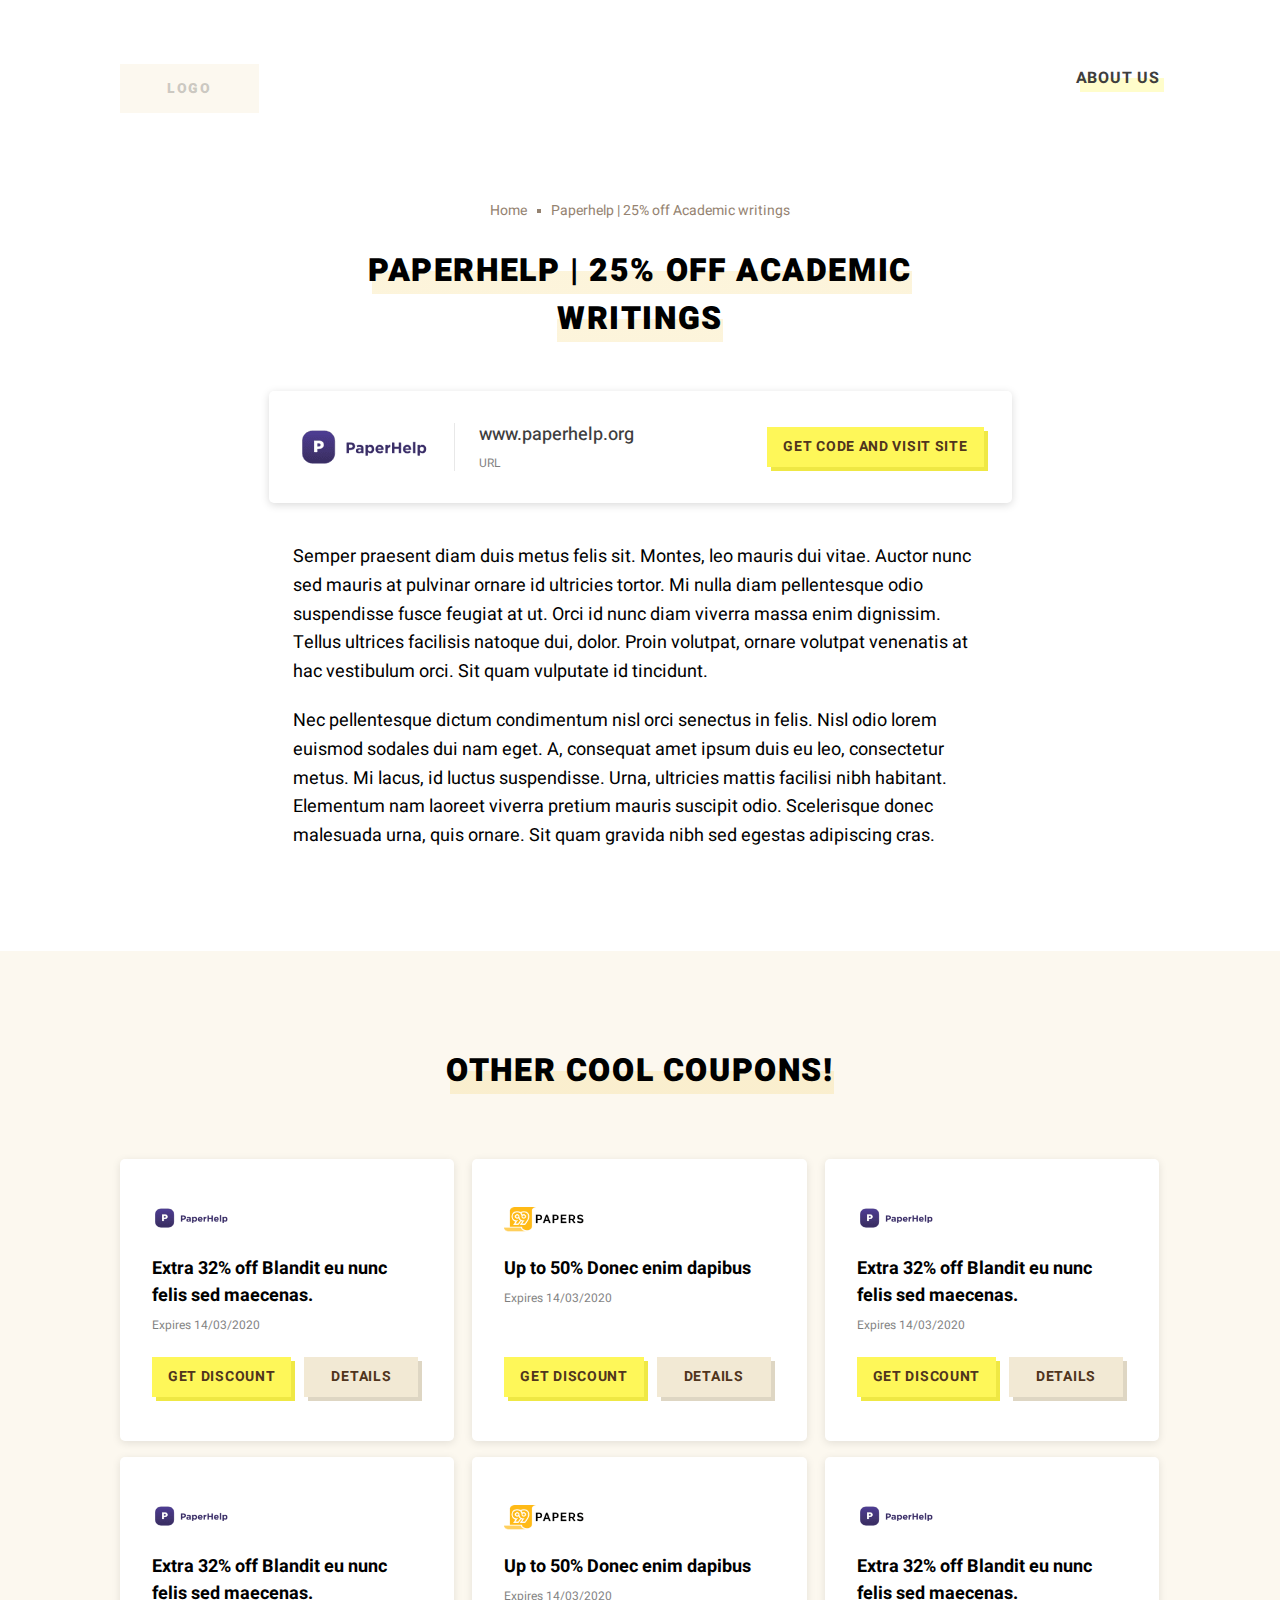
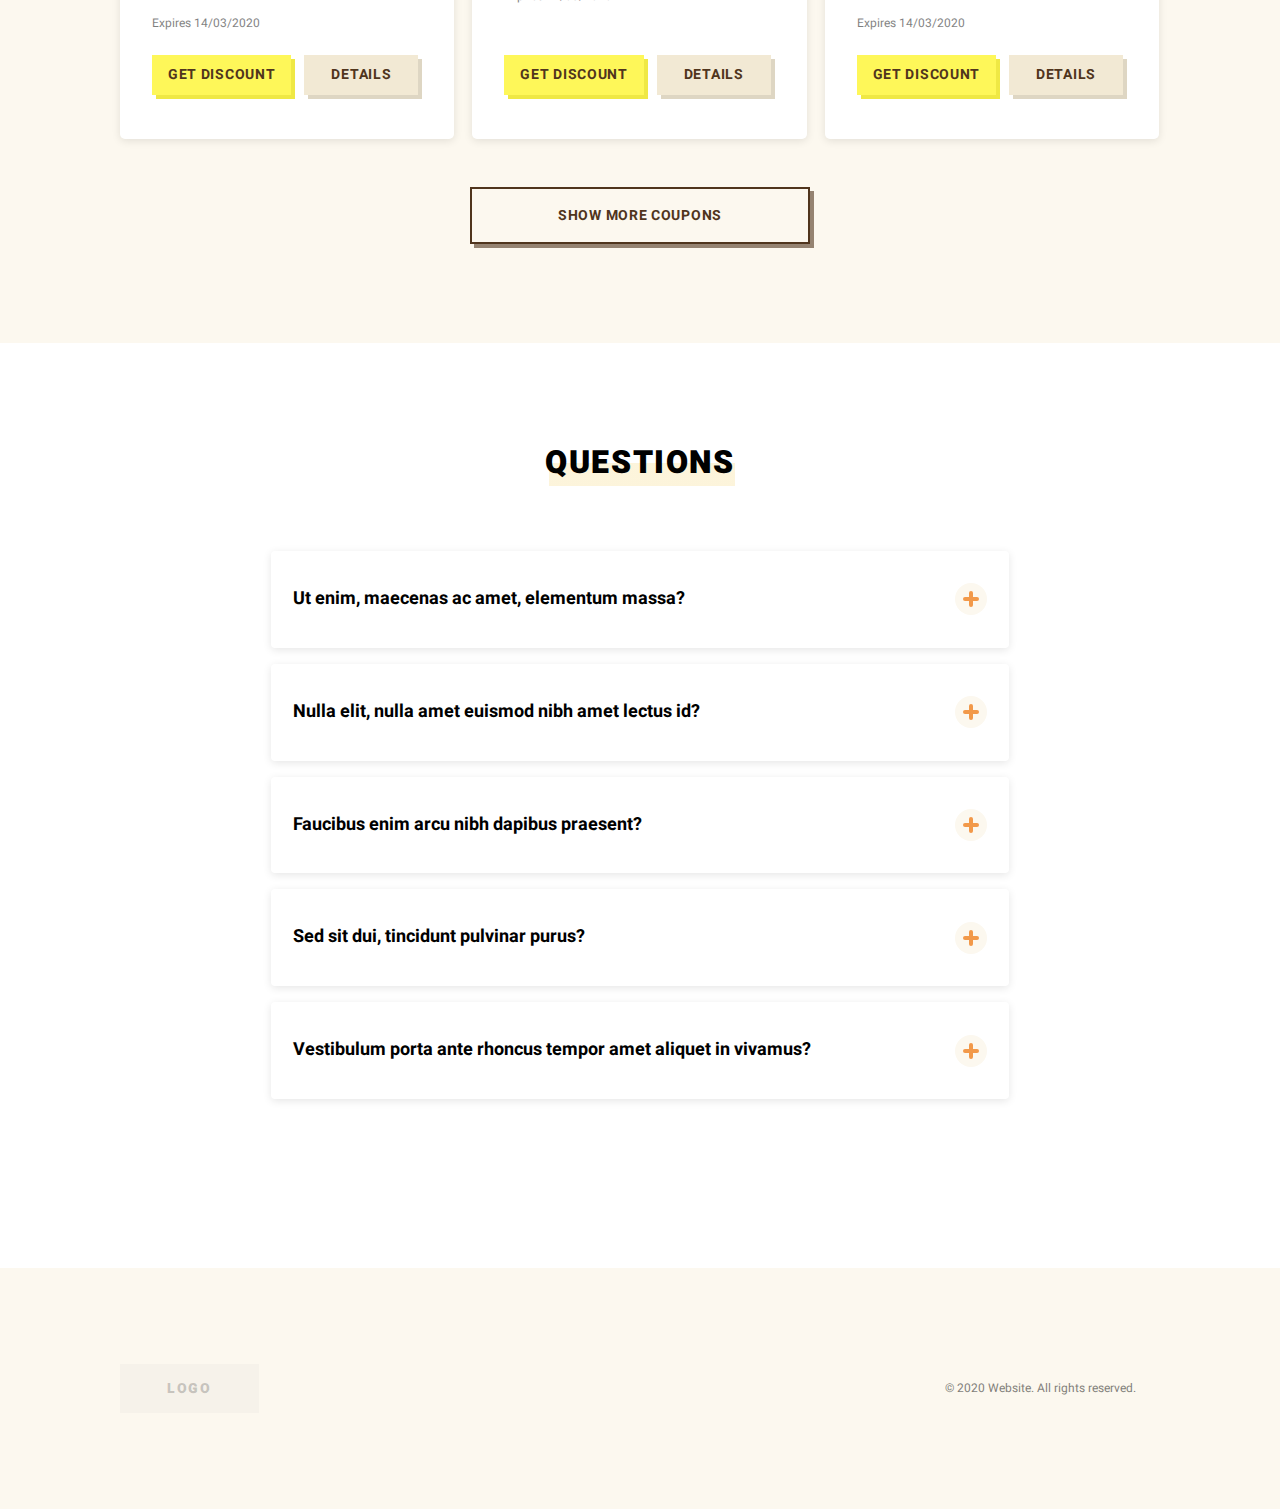
<file: First/coupon.html>
<!DOCTYPE html>
<html lang="en">
<head>
    <meta charset="UTF-8">
	<title>essay writing services coupons</title>
	<meta name="description" content="essay writing services coupons">
	<meta name="keywords" content="essay writing services coupons">
	<meta name="viewport" content="width=device-width, initial-scale=1">
    <!-- Fonts -->
    <link rel="preconnect" href="https://fonts.gstatic.com">
    <link href="https://fonts.googleapis.com/css2?family=Heebo:wght@400;500;700;800;900&display=swap" rel="stylesheet">
    <!-- Favicon -->
	<!-- OG Tags -->
	<meta property="og:title" content="essay writing services coupons">
	<meta property="og:description" content='essay writing services coupons'>
	<meta property="og:type" content="article">
	<meta property="og:image" content="" >
	<meta property="og:site_name" content="essay writing services coupons">
    <!-- link CSS -->
    <link rel="stylesheet" href="css/main.css">
    <link rel="stylesheet" href="css/mobile.css">
</head>
<body>
    <div class="black-scr" data-blkscr></div>
    <div class="wrap">
        <header class="header">
            <div class="container">
                <div class="header__wrap">
                    <a href="index.html" class="header__logo">
                        Logo
                    </a>
                    <nav class="header__nav" data-nav>
                        <ul>
                            <li class="menu-item">
                                <a href="about.html">
                                    About US
                                </a>
                            </li>
                        </ul>
                    </nav>
                    <div class="menu_btn" data-burger>
                        <div class="bar" data-id="bar"></div>
                        <div class="bar" data-id="bar"></div>
                        <div class="bar" data-id="bar"></div>
                    </div>
                </div>
            </div>
        </header>
        <div class="container">
            <div class="breadcrumbs">
                <span>
                    <a class="breadcrumbs__link" href="index.html"> 
                        <span>
                            Home   
                        </span>
                    </a>
                </span>
                <span class="breadcrumbs__separator"> 
                    
                </span>
                <span class="breadcrumbs__current">
                    Paperhelp | 25% off Academic writings
                </span>
            </div>
        </div>
        <section class="coupoffer">
            <div class="container">
                <div class="center coup__center">
                    <h1 class="title-l coupoffer__title">
                        Paperhelp | 25% off Academic writings
                    </h1>
                </div>
                <div class="coupoffer__card">
                    <div class="coupoffer__logo">
                        <img src="img/paperh.png" alt="">
                    </div>
                    <div class="best__descr coupoffer__descr">
                        <a href="#" class="coupoffer__link">
                            www.paperhelp.org
                        </a>
                        <span class="coupoffer__name">
                            URL
                        </span>
                    </div>
                    <a href="#" class="btn btn__sec">
                        Get code and visit site
                    </a>
                </div>
                <div class="coupoffer__txt">
                    <p>
                        Semper praesent diam duis metus felis sit. Montes, leo mauris dui vitae. Auctor nunc sed mauris at pulvinar ornare id ultricies tortor. Mi nulla diam pellentesque odio suspendisse fusce feugiat at ut. Orci id nunc diam viverra massa enim dignissim. Tellus ultrices facilisis natoque dui, dolor. Proin volutpat, ornare volutpat venenatis at hac vestibulum orci. Sit quam vulputate id tincidunt.
                    </p>
                    <p>
                        Nec pellentesque dictum condimentum nisl orci senectus in felis. Nisl odio lorem euismod sodales dui nam eget. A, consequat amet ipsum duis eu leo, consectetur metus. Mi lacus, id luctus suspendisse. Urna, ultricies mattis facilisi nibh habitant. Elementum nam laoreet viverra pretium mauris suscipit odio. Scelerisque donec malesuada urna, quis ornare. Sit quam gravida nibh sed egestas adipiscing cras. 
                    </p>
                </div>
            </div>
        </section>
        <section class="find" id="find">
            <div class="container">
                <div class="center">
                    <h2 class="title-l">
                        other cool coupons!
                    </h2>
                </div>
                <div class="find__wrap">
                    <div class="find__card-wrap">
                        <div class="find__card">
                            <div class="find__card-logo">
                                <img src="img/paperh.png" alt="">
                            </div>
                            <div class="find__card-offer title-s">
                                Extra 32% off Blandit eu nunc felis sed maecenas.
                            </div>
                            <span class="find__card-date">
                                Expires <span>14/03/2020</span> 
                            </span>
                            <div class="find__card__btns">
                                <a href="#" class="btn btn__sec">
                                    Get discount
                                </a>
                                <a href="#" class="btn find__btn">
                                    details
                                </a>
                            </div>
                        </div>
                    </div>
                    <div class="find__card-wrap">
                        <div class="find__card">
                            <div class="find__card-logo">
                                <img src="img/papers.png" alt="">
                            </div>
                            <div class="find__card-offer title-s">
                                Up to 50% Donec enim dapibus 
                            </div>
                            <span class="find__card-date">
                                Expires <span>14/03/2020</span> 
                            </span>
                            <div class="find__card__btns">
                                <a href="#" class="btn btn__sec">
                                    Get discount
                                </a>
                                <a href="#" class="btn find__btn">
                                    details
                                </a>
                            </div>
                        </div>
                    </div>
                    <div class="find__card-wrap">
                        <div class="find__card">
                            <div class="find__card-logo">
                                <img src="img/paperh.png" alt="">
                            </div>
                            <div class="find__card-offer title-s">
                                Extra 32% off Blandit eu nunc felis sed maecenas.
                            </div>
                            <span class="find__card-date">
                                Expires <span>14/03/2020</span> 
                            </span>
                            <div class="find__card__btns">
                                <a href="#" class="btn btn__sec">
                                    Get discount
                                </a>
                                <a href="#" class="btn find__btn">
                                    details
                                </a>
                            </div>
                        </div>
                    </div>
                    <div class="find__card-wrap">
                        <div class="find__card">
                            <div class="find__card-logo">
                                <img src="img/paperh.png" alt="">
                            </div>
                            <div class="find__card-offer title-s">
                                Extra 32% off Blandit eu nunc felis sed maecenas.
                            </div>
                            <span class="find__card-date">
                                Expires <span>14/03/2020</span> 
                            </span>
                            <div class="find__card__btns">
                                <a href="#" class="btn btn__sec">
                                    Get discount
                                </a>
                                <a href="#" class="btn find__btn">
                                    details
                                </a>
                            </div>
                        </div>
                    </div>
                    <div class="find__card-wrap">
                        <div class="find__card">
                            <div class="find__card-logo">
                                <img src="img/papers.png" alt="">
                            </div>
                            <div class="find__card-offer title-s">
                                Up to 50% Donec enim dapibus 
                            </div>
                            <span class="find__card-date">
                                Expires <span>14/03/2020</span> 
                            </span>
                            <div class="find__card__btns">
                                <a href="#" class="btn btn__sec">
                                    Get discount
                                </a>
                                <a href="#" class="btn find__btn">
                                    details
                                </a>
                            </div>
                        </div>
                    </div>
                    <div class="find__card-wrap">
                        <div class="find__card">
                            <div class="find__card-logo">
                                <img src="img/paperh.png" alt="">
                            </div>
                            <div class="find__card-offer title-s">
                                Extra 32% off Blandit eu nunc felis sed maecenas.
                            </div>
                            <span class="find__card-date">
                                Expires <span>14/03/2020</span> 
                            </span>
                            <div class="find__card__btns">
                                <a href="#" class="btn btn__sec">
                                    Get discount
                                </a>
                                <a href="#" class="btn find__btn">
                                    details
                                </a>
                            </div>
                        </div>
                    </div>
                </div>
                <div class="center">
                    <a href="#" class="btn more__coupons">
                        Show More coupons
                    </a>
                </div>
            </div>
        </section>
        <section class="faq" id="faq">
            <div class="container">
                <div class="center">
                    <h2 class="title-l">
                        Questions
                    </h2>
                </div>
                <div class="faq__wrap">
                    <div class="faq__card" data-faq>
                        <div class="faq__title">
                            Ut enim, maecenas ac amet, elementum massa?
                            <span class="line"></span>
                        </div>
                        <p>
                            Enim aliquam cursus viverra quisque sit arcu neque velit feugiat. Habitasse tellus commodo maecenas egestas. Est mauris, urna dolor ac orci pellentesque arcu, morbi. Dignissim blandit facilisi mi, auctor ultrices. In faucibus tortor, sit odio eget posuere.
                        </p>
                    </div>
                    <div class="faq__card" data-faq>
                        <div class="faq__title">
                            Nulla elit, nulla amet euismod nibh amet lectus id?
                            <span class="line"></span>
                        </div>
                        <p>
                            Enim aliquam cursus viverra quisque sit arcu neque velit feugiat. Habitasse tellus commodo maecenas egestas. Est mauris, urna dolor ac orci pellentesque arcu, morbi. Dignissim blandit facilisi mi, auctor ultrices. In faucibus tortor, sit odio eget posuere.
                        </p>
                    </div>
                    <div class="faq__card" data-faq>
                        <div class="faq__title">
                            Faucibus enim arcu nibh dapibus praesent?
                            <span class="line"></span>
                        </div>
                        <p>
                            Enim aliquam cursus viverra quisque sit arcu neque velit feugiat. Habitasse tellus commodo maecenas egestas. Est mauris, urna dolor ac orci pellentesque arcu, morbi. Dignissim blandit facilisi mi, auctor ultrices. In faucibus tortor, sit odio eget posuere.
                        </p>
                    </div>
                    <div class="faq__card" data-faq>
                        <div class="faq__title">
                            Sed sit dui, tincidunt pulvinar purus?
                            <span class="line"></span>
                        </div>
                        <p>
                            Enim aliquam cursus viverra quisque sit arcu neque velit feugiat. Habitasse tellus commodo maecenas egestas. Est mauris, urna dolor ac orci pellentesque arcu, morbi. Dignissim blandit facilisi mi, auctor ultrices. In faucibus tortor, sit odio eget posuere.
                        </p>
                    </div>
                    <div class="faq__card" data-faq>
                        <div class="faq__title">
                            Vestibulum porta ante rhoncus tempor amet aliquet in vivamus?
                            <span class="line"></span>
                        </div>
                        <p>
                            Enim aliquam cursus viverra quisque sit arcu neque velit feugiat. Habitasse tellus commodo maecenas egestas. Est mauris, urna dolor ac orci pellentesque arcu, morbi. Dignissim blandit facilisi mi, auctor ultrices. In faucibus tortor, sit odio eget posuere.
                        </p>
                    </div>
                </div>
            </div>
        </section>
        <footer class="footer">
            <div class="container">
                <div class="footer__wrap">
                    <a href="index.html" class="header__logo footer__logo">
                        Logo
                    </a>
                    <p class="footer__txt">
                        © 2020 Website. All rights reserved. 
                    </p>
                </div>
            </div>
        </footer>
    </div>

    <script src="https://code.jquery.com/jquery-3.4.1.min.js"></script>
    <script src="js/readmore/readmore.min.js"></script>
    <script src="js/main.js"></script>
</body>
</html>
</file>
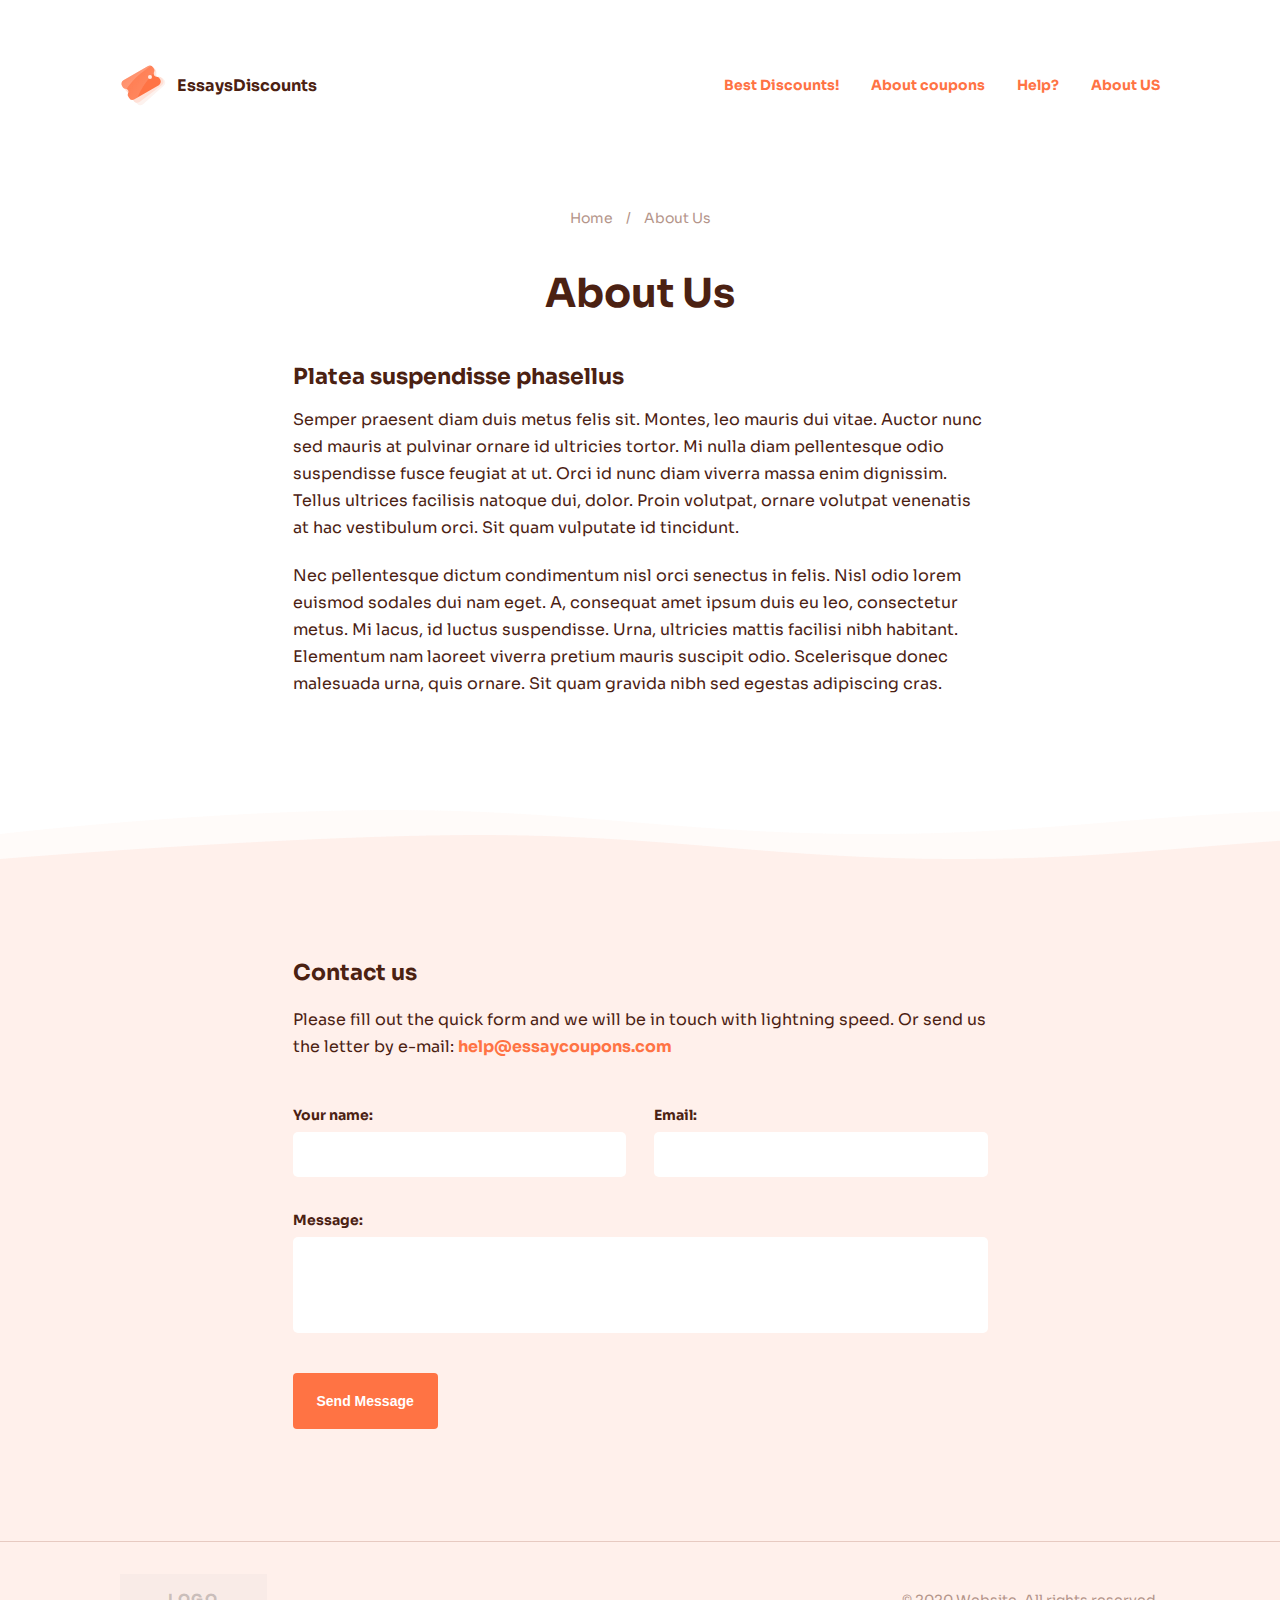
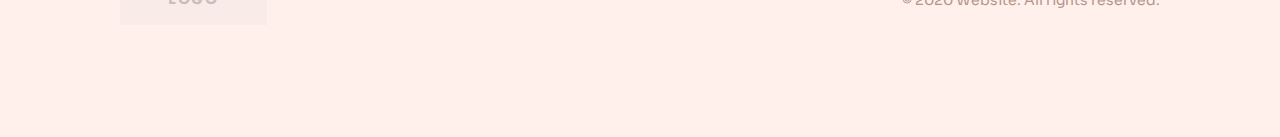
<file: Second/about.html>
<!DOCTYPE html>
<html lang="en">
<head>
    <meta charset="UTF-8">
	<title>essay writing services coupons</title>
	<meta name="description" content="essay writing services coupons">
	<meta name="keywords" content="essay writing services coupons">
	<meta name="viewport" content="width=device-width, initial-scale=1">
    <!-- Fonts -->
    <link rel="preconnect" href="https://fonts.gstatic.com">
    <link href="https://fonts.googleapis.com/css2?family=Sora:wght@400;700;800&display=swap" rel="stylesheet">
    <!-- Favicon -->
	<!-- OG Tags -->
	<meta property="og:title" content="essay writing services coupons">
	<meta property="og:description" content='essay writing services coupons'>
	<meta property="og:type" content="article">
	<meta property="og:image" content="" >
	<meta property="og:site_name" content="essay writing services coupons">
    <!-- link CSS -->
    <link rel="stylesheet" href="css/main.css">
    <link rel="stylesheet" href="css/mobile.css">
</head>
<body>
    <div class="black-scr" data-blkscr></div>
    <div class="wrap">
        <header class="header">
            <div class="container">
                <div class="header__wrap">
                    <a href="index.html" class="header__logo">
                        <svg xmlns="http://www.w3.org/2000/svg" xmlns:xlink="http://www.w3.org/1999/xlink" width="47" height="43" fill="none" xmlns:v="https://vecta.io/nano"><path d="M8.036 29.586c-1.476-1.644-1.352-4.17.287-5.65l20.8-18.796c1.64-1.48 4.165-1.348 5.64.296l1.342 1.495c.738.822.576 2.12.388 3.2a3.01 3.01 0 0 0 .726 2.526 2.99 2.99 0 0 0 2.49.984c1.075-.094 2.337-.14 3.084.64L44.15 15.7c1.56 1.632 1.464 4.236-.212 5.75L23.045 40.32c-1.64 1.48-4.165 1.35-5.64-.295l-1.343-1.496c-.738-.822-.575-2.12-.387-3.21a3.01 3.01 0 0 0-.726-2.526 2.99 2.99 0 0 0-2.429-.989c-1.1.073-2.404.1-3.142-.722l-1.342-1.495z" fill="#fdf2ee"/><path d="M5.502 25.967c-1.327-1.766-.984-4.27.78-5.603L28.643 3.46c1.762-1.332 4.267-.98 5.594.786l1.208 1.608c.663.883.39 2.16.107 3.23a3.01 3.01 0 0 0 .504 2.58 2.99 2.99 0 0 0 2.395 1.198c1.08.001 2.34.064 3.016.907l1.22 1.522c1.412 1.762 1.09 4.347-.712 5.71l-22.45 16.97c-1.762 1.332-4.266.98-5.593-.786l-1.21-1.61c-.663-.883-.388-2.16-.107-3.23a3.01 3.01 0 0 0-.504-2.58 2.99 2.99 0 0 0-2.333-1.197c-1.103-.023-2.403-.11-3.067-.994l-1.208-1.608z" fill="#ffe0d6"/><use xlink:href="#D" fill="#ff7344"/><ellipse cx="29.983" cy="13.033" rx="1.999" ry="2.005" fill="#ffe9e1"/><mask id="A" mask-type="alpha" maskUnits="userSpaceOnUse" x="1" y="1" width="40" height="35"><use xlink:href="#D" fill="#ff7344"/></mask><g mask="url(#A)"><path opacity=".2" d="M-32.365 9.112L-4.39 41.497S5.17 24.727 13.614 15.9c8.63-9.02 25.37-19.43 25.37-19.43l-19.62-19.747-51.727 32.39z" fill="url(#B)"/><path opacity=".15" d="M-23.424 25.172l33.813 26.19s6.06-18.336 12.595-28.665C29.664 12.14 44.016-1.388 44.016-1.388l-23.13-15.46-44.312 42.02z" fill="url(#C)"/></g><defs><linearGradient id="B" x1="-9.924" y1="-16.455" x2="19.577" y2="17.182" gradientUnits="userSpaceOnUse"><stop stop-color="#fff" stop-opacity="0"/><stop offset="1" stop-color="#fff"/></linearGradient><linearGradient id="C" x1="-6.474" y1="-4.345" x2="29.079" y2="22.771" gradientUnits="userSpaceOnUse"><stop stop-color="#fff" stop-opacity="0"/><stop offset="1" stop-color="#fff"/></linearGradient><path id="D" d="M1.995 21.638C.893 19.723 1.54 17.28 3.45 16.172L27.698 2.13a3.99 3.99 0 0 1 5.457 1.462l1.005 1.746c.55.957.123 2.193-.287 3.22a3.01 3.01 0 0 0 .187 2.622c.49.85 1.33 1.37 2.23 1.48 1.07.133 2.316.35 2.884 1.268L40.2 15.6c1.187 1.92.552 4.447-1.402 5.58L14.455 35.267a3.99 3.99 0 0 1-5.457-1.462L7.993 32.06c-.55-.957-.122-2.192.287-3.22a3.01 3.01 0 0 0-.187-2.622c-.478-.83-1.292-1.346-2.17-1.473-1.092-.158-2.372-.404-2.923-1.36l-1.005-1.746z"/></defs></svg>
                        EssaysDiscounts
                    </a>
                    <nav class="header__nav" data-nav>
                        <ul>
                            <li class="menu-item">
                                <a href="#best">
                                    Best Discounts!
                                </a>
                            </li>
                            <li class="menu-item">
                                <a href="#about">
                                    About coupons
                                </a>
                            </li>
                            <li class="menu-item">
                                <a href="#help">
                                    Help?
                                </a>
                            </li>
                            <li class="menu-item">
                                <a href="about.html">
                                    About US
                                </a>
                            </li>
                        </ul>
                    </nav>
                    <div class="menu_btn" data-burger>
                        <div class="bar" data-id="bar"></div>
                        <div class="bar" data-id="bar"></div>
                        <div class="bar" data-id="bar"></div>
                    </div>
                </div>
            </div>
        </header>
        <div class="container">
            <div class="breadcrumbs">
                <span>
                    <a class="breadcrumbs__link" href="index.html"> 
                        <span>
                            Home   
                        </span>
                    </a>
                </span>
                <span class="breadcrumbs__separator"> 
                    /
                </span>
                <span class="breadcrumbs__current">
                    About Us
                </span>
            </div>
        </div>
        <section class="coupoffer">
            <div class="container">
                <div class="center coup__center">
                    <h1 class="title coupoffer__title">
                        About Us
                    </h1>
                </div>
                <div class="coupoffer__txt aboutus__txt">
                    <h3>
                        Platea suspendisse phasellus
                    </h3>
                    <p>
                        Semper praesent diam duis metus felis sit. Montes, leo mauris dui vitae. Auctor nunc sed mauris at pulvinar ornare id ultricies tortor. Mi nulla diam pellentesque odio suspendisse fusce feugiat at ut. Orci id nunc diam viverra massa enim dignissim. Tellus ultrices facilisis natoque dui, dolor. Proin volutpat, ornare volutpat venenatis at hac vestibulum orci. Sit quam vulputate id tincidunt.
                    </p>
                    <p>
                        Nec pellentesque dictum condimentum nisl orci senectus in felis. Nisl odio lorem euismod sodales dui nam eget. A, consequat amet ipsum duis eu leo, consectetur metus. Mi lacus, id luctus suspendisse. Urna, ultricies mattis facilisi nibh habitant. Elementum nam laoreet viverra pretium mauris suscipit odio. Scelerisque donec malesuada urna, quis ornare. Sit quam gravida nibh sed egestas adipiscing cras. 
                    </p>
                </div>
            </div>
        </section>
        <section class="contacts">
            <div class="container">
                <div class="contacts__wrap">
                    <h3 class="contacts__header">
                        Contact us
                    </h3>
                    <p class="contacts__text">
                        Please fill out the quick form and we will be in touch with lightning speed. Or send us the letter by e-mail: 
                        <a href="mailto:help@essaycoupons.com">
                            help@essaycoupons.com
                        </a>
                    </p>
                    <form action="post" class="contacts__form">
                        <div class="form__input-wrap">
                            <span class="form__input-tit">
                                Your name:
                            </span>
                            <input type="text" name="name" class="form__input">
                        </div>
                        <div class="form__input-wrap">
                            <span class="form__input-tit">
                                Email:
                            </span>
                            <input type="email" name="Email" class="form__input">
                        </div>
                        <div class="form__input-wrap form__textarea-wrap">
                            <span class="form__input-tit">
                                Message:
                            </span>
                            <textarea name="mess" class="form__input"></textarea>
                        </div>
                        <button class="btn btn__sec">Send Message</button>
                    </form>

                </div>
            </div>
        </section>
        <footer class="footer">
            <div class="container">
                <div class="footer__wrap">
                    <a href="index.html" class="header__logo footer__logo">
                        Logo
                    </a>
                    <p class="footer__txt">
                        © 2020 Website. All rights reserved. 
                    </p>
                </div>
            </div>
        </footer>
    </div>
    
    <script src="https://code.jquery.com/jquery-3.4.1.min.js"></script>
    <script src="js/readmore/readmore.min.js"></script>
    <script src="js/main.js"></script>
    <script>
        jQuery(document).ready(function($) {
            $("[data-nav] a").each(function(indx, element){
                $(this).attr('href', '/'+$(this).attr('href'));
            });
        });
    </script>
</body>
</html>
</file>
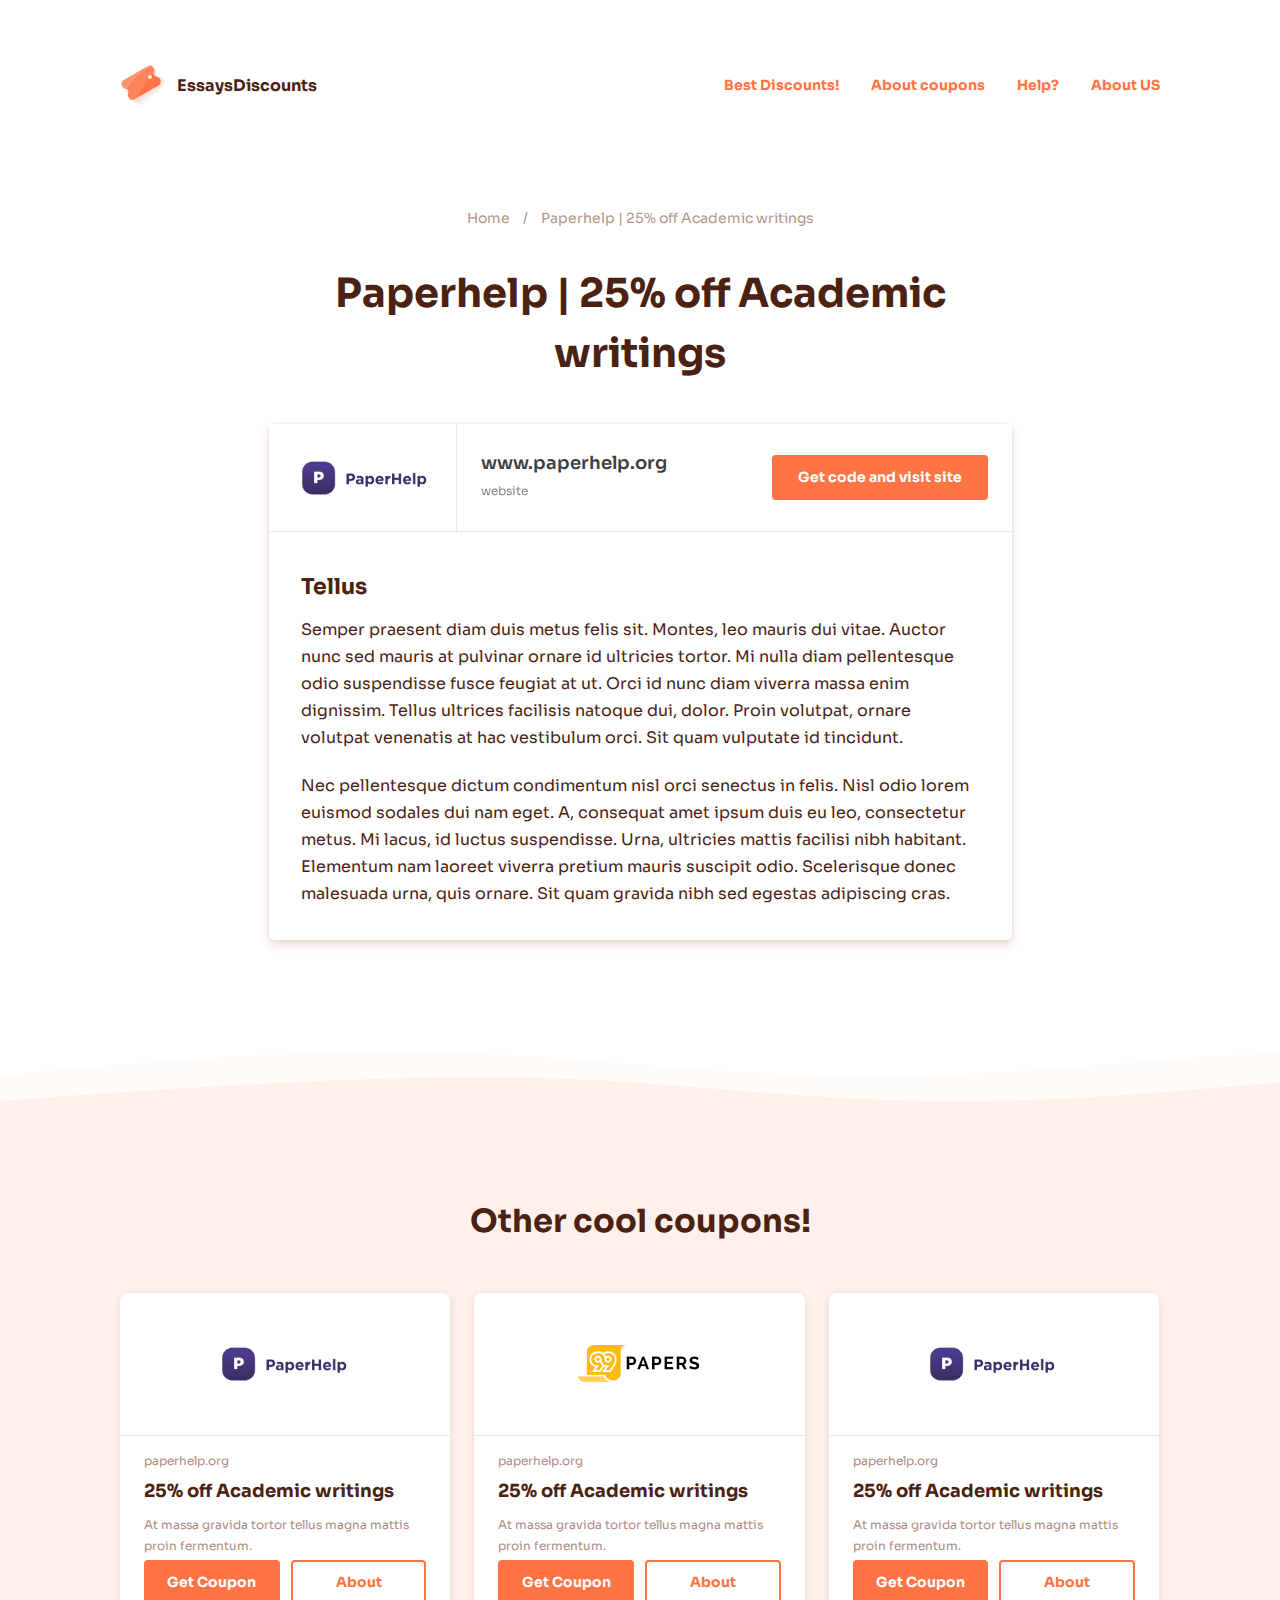
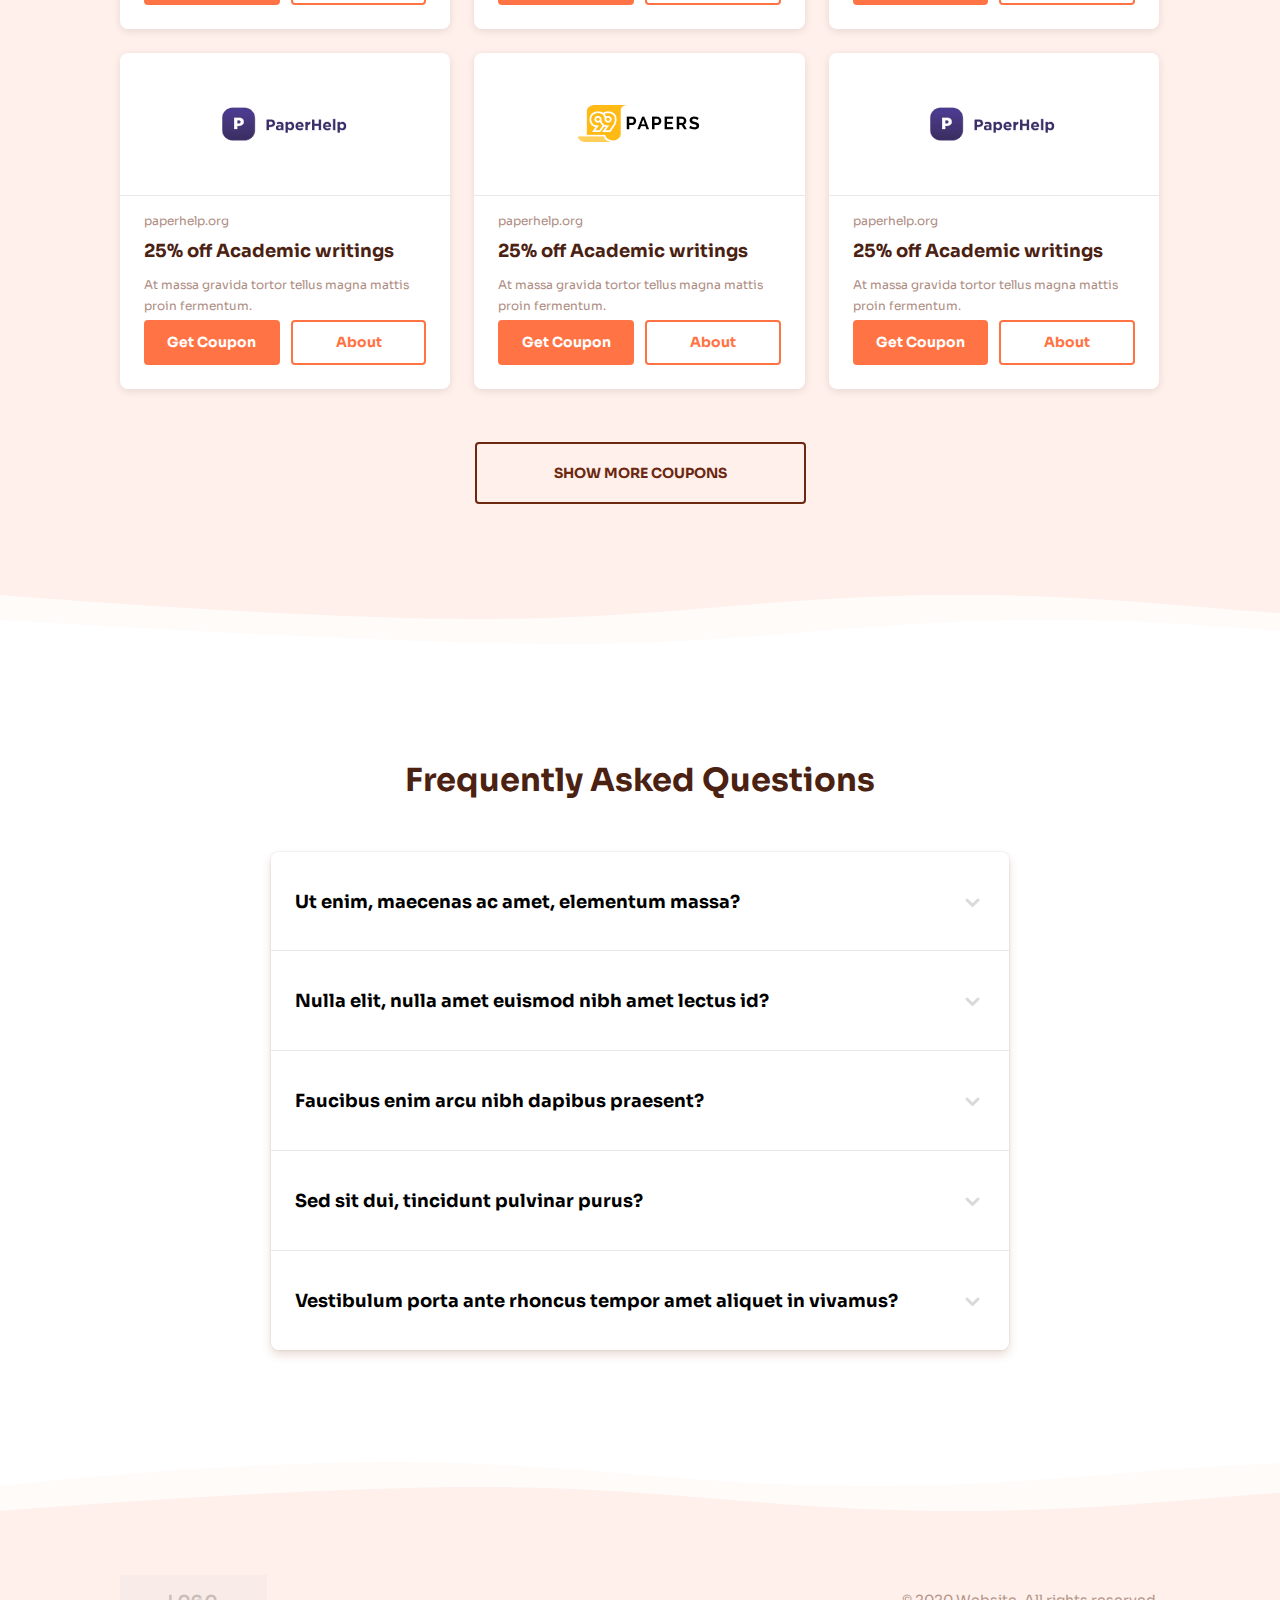
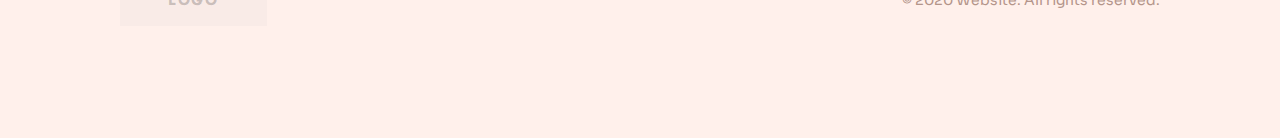
<file: Second/coupon.html>
<!DOCTYPE html>
<html lang="en">
<head>
    <meta charset="UTF-8">
	<title>essay writing services coupons</title>
	<meta name="description" content="essay writing services coupons">
	<meta name="keywords" content="essay writing services coupons">
	<meta name="viewport" content="width=device-width, initial-scale=1">
    <!-- Fonts -->
    <link rel="preconnect" href="https://fonts.gstatic.com">
    <link href="https://fonts.googleapis.com/css2?family=Sora:wght@400;700;800&display=swap" rel="stylesheet">
    <!-- Favicon -->
	<!-- OG Tags -->
	<meta property="og:title" content="essay writing services coupons">
	<meta property="og:description" content='essay writing services coupons'>
	<meta property="og:type" content="article">
	<meta property="og:image" content="" >
	<meta property="og:site_name" content="essay writing services coupons">
    <!-- link CSS -->
    <link rel="stylesheet" href="css/main.css">
    <link rel="stylesheet" href="css/mobile.css">
</head>
<body>
    <div class="black-scr" data-blkscr></div>
    <div class="wrap">
        <header class="header">
            <div class="container">
                <div class="header__wrap">
                    <a href="index.html" class="header__logo">
                        <svg xmlns="http://www.w3.org/2000/svg" xmlns:xlink="http://www.w3.org/1999/xlink" width="47" height="43" fill="none" xmlns:v="https://vecta.io/nano"><path d="M8.036 29.586c-1.476-1.644-1.352-4.17.287-5.65l20.8-18.796c1.64-1.48 4.165-1.348 5.64.296l1.342 1.495c.738.822.576 2.12.388 3.2a3.01 3.01 0 0 0 .726 2.526 2.99 2.99 0 0 0 2.49.984c1.075-.094 2.337-.14 3.084.64L44.15 15.7c1.56 1.632 1.464 4.236-.212 5.75L23.045 40.32c-1.64 1.48-4.165 1.35-5.64-.295l-1.343-1.496c-.738-.822-.575-2.12-.387-3.21a3.01 3.01 0 0 0-.726-2.526 2.99 2.99 0 0 0-2.429-.989c-1.1.073-2.404.1-3.142-.722l-1.342-1.495z" fill="#fdf2ee"/><path d="M5.502 25.967c-1.327-1.766-.984-4.27.78-5.603L28.643 3.46c1.762-1.332 4.267-.98 5.594.786l1.208 1.608c.663.883.39 2.16.107 3.23a3.01 3.01 0 0 0 .504 2.58 2.99 2.99 0 0 0 2.395 1.198c1.08.001 2.34.064 3.016.907l1.22 1.522c1.412 1.762 1.09 4.347-.712 5.71l-22.45 16.97c-1.762 1.332-4.266.98-5.593-.786l-1.21-1.61c-.663-.883-.388-2.16-.107-3.23a3.01 3.01 0 0 0-.504-2.58 2.99 2.99 0 0 0-2.333-1.197c-1.103-.023-2.403-.11-3.067-.994l-1.208-1.608z" fill="#ffe0d6"/><use xlink:href="#D" fill="#ff7344"/><ellipse cx="29.983" cy="13.033" rx="1.999" ry="2.005" fill="#ffe9e1"/><mask id="A" mask-type="alpha" maskUnits="userSpaceOnUse" x="1" y="1" width="40" height="35"><use xlink:href="#D" fill="#ff7344"/></mask><g mask="url(#A)"><path opacity=".2" d="M-32.365 9.112L-4.39 41.497S5.17 24.727 13.614 15.9c8.63-9.02 25.37-19.43 25.37-19.43l-19.62-19.747-51.727 32.39z" fill="url(#B)"/><path opacity=".15" d="M-23.424 25.172l33.813 26.19s6.06-18.336 12.595-28.665C29.664 12.14 44.016-1.388 44.016-1.388l-23.13-15.46-44.312 42.02z" fill="url(#C)"/></g><defs><linearGradient id="B" x1="-9.924" y1="-16.455" x2="19.577" y2="17.182" gradientUnits="userSpaceOnUse"><stop stop-color="#fff" stop-opacity="0"/><stop offset="1" stop-color="#fff"/></linearGradient><linearGradient id="C" x1="-6.474" y1="-4.345" x2="29.079" y2="22.771" gradientUnits="userSpaceOnUse"><stop stop-color="#fff" stop-opacity="0"/><stop offset="1" stop-color="#fff"/></linearGradient><path id="D" d="M1.995 21.638C.893 19.723 1.54 17.28 3.45 16.172L27.698 2.13a3.99 3.99 0 0 1 5.457 1.462l1.005 1.746c.55.957.123 2.193-.287 3.22a3.01 3.01 0 0 0 .187 2.622c.49.85 1.33 1.37 2.23 1.48 1.07.133 2.316.35 2.884 1.268L40.2 15.6c1.187 1.92.552 4.447-1.402 5.58L14.455 35.267a3.99 3.99 0 0 1-5.457-1.462L7.993 32.06c-.55-.957-.122-2.192.287-3.22a3.01 3.01 0 0 0-.187-2.622c-.478-.83-1.292-1.346-2.17-1.473-1.092-.158-2.372-.404-2.923-1.36l-1.005-1.746z"/></defs></svg>
                        EssaysDiscounts
                    </a>
                    <nav class="header__nav" data-nav>
                        <ul>
                            <li class="menu-item">
                                <a href="#best">
                                    Best Discounts!
                                </a>
                            </li>
                            <li class="menu-item">
                                <a href="#about">
                                    About coupons
                                </a>
                            </li>
                            <li class="menu-item">
                                <a href="#help">
                                    Help?
                                </a>
                            </li>
                            <li class="menu-item">
                                <a href="about.html">
                                    About US
                                </a>
                            </li>
                        </ul>
                    </nav>
                    <div class="menu_btn" data-burger>
                        <div class="bar" data-id="bar"></div>
                        <div class="bar" data-id="bar"></div>
                        <div class="bar" data-id="bar"></div>
                    </div>
                </div>
            </div>
        </header>
        <div class="container">
            <div class="breadcrumbs">
                <span>
                    <a class="breadcrumbs__link" href="index.html"> 
                        <span>
                            Home   
                        </span>
                    </a>
                </span>
                <span class="breadcrumbs__separator"> 
                    /
                </span>
                <span class="breadcrumbs__current">
                    Paperhelp | 25% off Academic writings
                </span>
            </div>
        </div>
        <section class="coupoffer">
            <div class="container">
                <div class="center coup__center">
                    <h1 class="title coupoffer__title">
                        Paperhelp | 25% off Academic writings
                    </h1>
                </div>
                <div class="coupoffer__wrap">
                    <div class="coupoffer__card">
                        <div class="coupoffer__logo">
                            <img src="img/paperh.png" alt="">
                        </div>
                        <div class="best__descr coupoffer__descr">
                            <a href="#" class="coupoffer__link">
                                www.paperhelp.org
                            </a>
                            <span class="coupoffer__name">
                                website
                            </span>
                        </div>
                        <a href="#" class="btn btn__sec">
                            Get code and visit site
                        </a>
                    </div>
                    <div class="coupoffer__txt">
                        <h3>
                            Tellus
                        </h3>
                        <p>
                            Semper praesent diam duis metus felis sit. Montes, leo mauris dui vitae. Auctor nunc sed mauris at pulvinar ornare id ultricies tortor. Mi nulla diam pellentesque odio suspendisse fusce feugiat at ut. Orci id nunc diam viverra massa enim dignissim. Tellus ultrices facilisis natoque dui, dolor. Proin volutpat, ornare volutpat venenatis at hac vestibulum orci. Sit quam vulputate id tincidunt.
                        </p>
                        <p>
                            Nec pellentesque dictum condimentum nisl orci senectus in felis. Nisl odio lorem euismod sodales dui nam eget. A, consequat amet ipsum duis eu leo, consectetur metus. Mi lacus, id luctus suspendisse. Urna, ultricies mattis facilisi nibh habitant. Elementum nam laoreet viverra pretium mauris suscipit odio. Scelerisque donec malesuada urna, quis ornare. Sit quam gravida nibh sed egestas adipiscing cras. 
                        </p>
                    </div>
                </div>
            </div>
        </section>
        <section class="find" id="find">
            <div class="container">
                <div class="center">
                    <h2 class="title-l">
                        Other cool coupons!
                    </h2>
                </div>
                <div class="find__wrap">
                    <div class="find__card-wrap">
                        <div class="find__card">
                            <div class="find__card-logo">
                                <img src="img/paperh.png" alt="">
                            </div>
                            <div class="find__card-txt">
                                <div class="best__link">
                                    paperhelp.org
                                </div>
                                <div class="best__offer title-s">
                                    25% off Academic writings
                                </div>
                                <span class="best__txt">
                                    At massa gravida tortor tellus magna mattis proin fermentum. 
                                </span>
                            </div>
                            <div class="find__card__btns">
                                <a href="#" class="btn btn__sec">
                                    Get Coupon
                                </a>
                                <a href="#" class="btn find__btn">
                                    About
                                </a>
                            </div>
                        </div>
                    </div>
                    <div class="find__card-wrap">
                        <div class="find__card">
                            <div class="find__card-logo">
                                <img src="img/papers.png" alt="">
                            </div>
                            <div class="find__card-txt">
                                <div class="best__link">
                                    paperhelp.org
                                </div>
                                <div class="best__offer title-s">
                                    25% off Academic writings
                                </div>
                                <span class="best__txt">
                                    At massa gravida tortor tellus magna mattis proin fermentum. 
                                </span>
                            </div>
                            <div class="find__card__btns">
                                <a href="#" class="btn btn__sec">
                                    Get Coupon
                                </a>
                                <a href="#" class="btn find__btn">
                                    About
                                </a>
                            </div>
                        </div>
                    </div>
                    <div class="find__card-wrap">
                        <div class="find__card">
                            <div class="find__card-logo">
                                <img src="img/paperh.png" alt="">
                            </div>
                            <div class="find__card-txt">
                                <div class="best__link">
                                    paperhelp.org
                                </div>
                                <div class="best__offer title-s">
                                    25% off Academic writings
                                </div>
                                <span class="best__txt">
                                    At massa gravida tortor tellus magna mattis proin fermentum. 
                                </span>
                            </div>
                            <div class="find__card__btns">
                                <a href="#" class="btn btn__sec">
                                    Get Coupon
                                </a>
                                <a href="#" class="btn find__btn">
                                    About
                                </a>
                            </div>
                        </div>
                    </div>
                    <div class="find__card-wrap">
                        <div class="find__card">
                            <div class="find__card-logo">
                                <img src="img/paperh.png" alt="">
                            </div>
                            <div class="find__card-txt">
                                <div class="best__link">
                                    paperhelp.org
                                </div>
                                <div class="best__offer title-s">
                                    25% off Academic writings
                                </div>
                                <span class="best__txt">
                                    At massa gravida tortor tellus magna mattis proin fermentum. 
                                </span>
                            </div>
                            <div class="find__card__btns">
                                <a href="#" class="btn btn__sec">
                                    Get Coupon
                                </a>
                                <a href="#" class="btn find__btn">
                                    About
                                </a>
                            </div>
                        </div>
                    </div>
                    <div class="find__card-wrap">
                        <div class="find__card">
                            <div class="find__card-logo">
                                <img src="img/papers.png" alt="">
                            </div>
                            <div class="find__card-txt">
                                <div class="best__link">
                                    paperhelp.org
                                </div>
                                <div class="best__offer title-s">
                                    25% off Academic writings
                                </div>
                                <span class="best__txt">
                                    At massa gravida tortor tellus magna mattis proin fermentum. 
                                </span>
                            </div>
                            <div class="find__card__btns">
                                <a href="#" class="btn btn__sec">
                                    Get Coupon
                                </a>
                                <a href="#" class="btn find__btn">
                                    About
                                </a>
                            </div>
                        </div>
                    </div>
                    <div class="find__card-wrap">
                        <div class="find__card">
                            <div class="find__card-logo">
                                <img src="img/paperh.png" alt="">
                            </div>
                            <div class="find__card-txt">
                                <div class="best__link">
                                    paperhelp.org
                                </div>
                                <div class="best__offer title-s">
                                    25% off Academic writings
                                </div>
                                <span class="best__txt">
                                    At massa gravida tortor tellus magna mattis proin fermentum. 
                                </span>
                            </div>
                            <div class="find__card__btns">
                                <a href="#" class="btn btn__sec">
                                    Get Coupon
                                </a>
                                <a href="#" class="btn">
                                    About
                                </a>
                            </div>
                        </div>
                    </div>
                </div>
                <div class="center">
                    <a href="#" class="btn more__coupons">
                        Show More coupons
                    </a>
                </div>
            </div>
        </section>
        <section class="faq" id="faq">
            <div class="container">
                <div class="center">
                    <h2 class="title-l">
                        Frequently Asked Questions
                    </h2>
                </div>
                <div class="faq__wrap">
                    <div class="faq__card" data-faq>
                        <div class="faq__title">
                            Ut enim, maecenas ac amet, elementum massa?
                            <svg xmlns="http://www.w3.org/2000/svg" width="15" height="9" fill="none" xmlns:v="https://vecta.io/nano"><path d="M7.5 7.5L6.44 8.56a1.5 1.5 0 0 0 2.121 0L7.5 7.5zm6.56-4.44A1.5 1.5 0 1 0 11.939.939l2.12 2.12zM3.06.94A1.5 1.5 0 0 0 .939 3.061L3.06.94zm5.5 7.62l5.5-5.5L11.94.94l-5.5 5.5 2.12 2.12zM.94 3.06l5.5 5.5 2.12-2.12-5.5-5.5L.94 3.06z" fill="#dadada"/></svg>
                        </div>
                        <p>
                            Enim aliquam cursus viverra quisque sit arcu neque velit feugiat. Habitasse tellus commodo maecenas egestas. Est mauris, urna dolor ac orci pellentesque arcu, morbi. Dignissim blandit facilisi mi, auctor ultrices. In faucibus tortor, sit odio eget posuere.
                        </p>
                    </div>
                    <div class="faq__card" data-faq>
                        <div class="faq__title">
                            Nulla elit, nulla amet euismod nibh amet lectus id?
                            <svg xmlns="http://www.w3.org/2000/svg" width="15" height="9" fill="none" xmlns:v="https://vecta.io/nano"><path d="M7.5 7.5L6.44 8.56a1.5 1.5 0 0 0 2.121 0L7.5 7.5zm6.56-4.44A1.5 1.5 0 1 0 11.939.939l2.12 2.12zM3.06.94A1.5 1.5 0 0 0 .939 3.061L3.06.94zm5.5 7.62l5.5-5.5L11.94.94l-5.5 5.5 2.12 2.12zM.94 3.06l5.5 5.5 2.12-2.12-5.5-5.5L.94 3.06z" fill="#dadada"/></svg>
                        </div>
                        <p>
                            Enim aliquam cursus viverra quisque sit arcu neque velit feugiat. Habitasse tellus commodo maecenas egestas. Est mauris, urna dolor ac orci pellentesque arcu, morbi. Dignissim blandit facilisi mi, auctor ultrices. In faucibus tortor, sit odio eget posuere.
                        </p>
                    </div>
                    <div class="faq__card" data-faq>
                        <div class="faq__title">
                            Faucibus enim arcu nibh dapibus praesent?
                            <svg xmlns="http://www.w3.org/2000/svg" width="15" height="9" fill="none" xmlns:v="https://vecta.io/nano"><path d="M7.5 7.5L6.44 8.56a1.5 1.5 0 0 0 2.121 0L7.5 7.5zm6.56-4.44A1.5 1.5 0 1 0 11.939.939l2.12 2.12zM3.06.94A1.5 1.5 0 0 0 .939 3.061L3.06.94zm5.5 7.62l5.5-5.5L11.94.94l-5.5 5.5 2.12 2.12zM.94 3.06l5.5 5.5 2.12-2.12-5.5-5.5L.94 3.06z" fill="#dadada"/></svg>
                        </div>
                        <p>
                            Enim aliquam cursus viverra quisque sit arcu neque velit feugiat. Habitasse tellus commodo maecenas egestas. Est mauris, urna dolor ac orci pellentesque arcu, morbi. Dignissim blandit facilisi mi, auctor ultrices. In faucibus tortor, sit odio eget posuere.
                        </p>
                    </div>
                    <div class="faq__card" data-faq>
                        <div class="faq__title">
                            Sed sit dui, tincidunt pulvinar purus?
                            <svg xmlns="http://www.w3.org/2000/svg" width="15" height="9" fill="none" xmlns:v="https://vecta.io/nano"><path d="M7.5 7.5L6.44 8.56a1.5 1.5 0 0 0 2.121 0L7.5 7.5zm6.56-4.44A1.5 1.5 0 1 0 11.939.939l2.12 2.12zM3.06.94A1.5 1.5 0 0 0 .939 3.061L3.06.94zm5.5 7.62l5.5-5.5L11.94.94l-5.5 5.5 2.12 2.12zM.94 3.06l5.5 5.5 2.12-2.12-5.5-5.5L.94 3.06z" fill="#dadada"/></svg>
                        </div>
                        <p>
                            Enim aliquam cursus viverra quisque sit arcu neque velit feugiat. Habitasse tellus commodo maecenas egestas. Est mauris, urna dolor ac orci pellentesque arcu, morbi. Dignissim blandit facilisi mi, auctor ultrices. In faucibus tortor, sit odio eget posuere.
                        </p>
                    </div>
                    <div class="faq__card" data-faq>
                        <div class="faq__title">
                            Vestibulum porta ante rhoncus tempor amet aliquet in vivamus?
                            <svg xmlns="http://www.w3.org/2000/svg" width="15" height="9" fill="none" xmlns:v="https://vecta.io/nano"><path d="M7.5 7.5L6.44 8.56a1.5 1.5 0 0 0 2.121 0L7.5 7.5zm6.56-4.44A1.5 1.5 0 1 0 11.939.939l2.12 2.12zM3.06.94A1.5 1.5 0 0 0 .939 3.061L3.06.94zm5.5 7.62l5.5-5.5L11.94.94l-5.5 5.5 2.12 2.12zM.94 3.06l5.5 5.5 2.12-2.12-5.5-5.5L.94 3.06z" fill="#dadada"/></svg>
                        </div>
                        <p>
                            Enim aliquam cursus viverra quisque sit arcu neque velit feugiat. Habitasse tellus commodo maecenas egestas. Est mauris, urna dolor ac orci pellentesque arcu, morbi. Dignissim blandit facilisi mi, auctor ultrices. In faucibus tortor, sit odio eget posuere.
                        </p>
                    </div>
                </div>
            </div>
        </section>
        <footer class="footer">
            <div class="container">
                <div class="footer__wrap">
                    <a href="index.html" class="header__logo footer__logo">
                        Logo
                    </a>
                    <p class="footer__txt">
                        © 2020 Website. All rights reserved. 
                    </p>
                </div>
            </div>
        </footer>
    </div>

    <script src="https://code.jquery.com/jquery-3.4.1.min.js"></script>
    <script src="js/readmore/readmore.min.js"></script>
    <script src="js/main.js"></script>
    <script>
        jQuery(document).ready(function($) {
            $("[data-nav] a").each(function(indx, element){
                $(this).attr('href', '/'+$(this).attr('href'));
            });
        });
    </script>
</body>
</html>
</file>
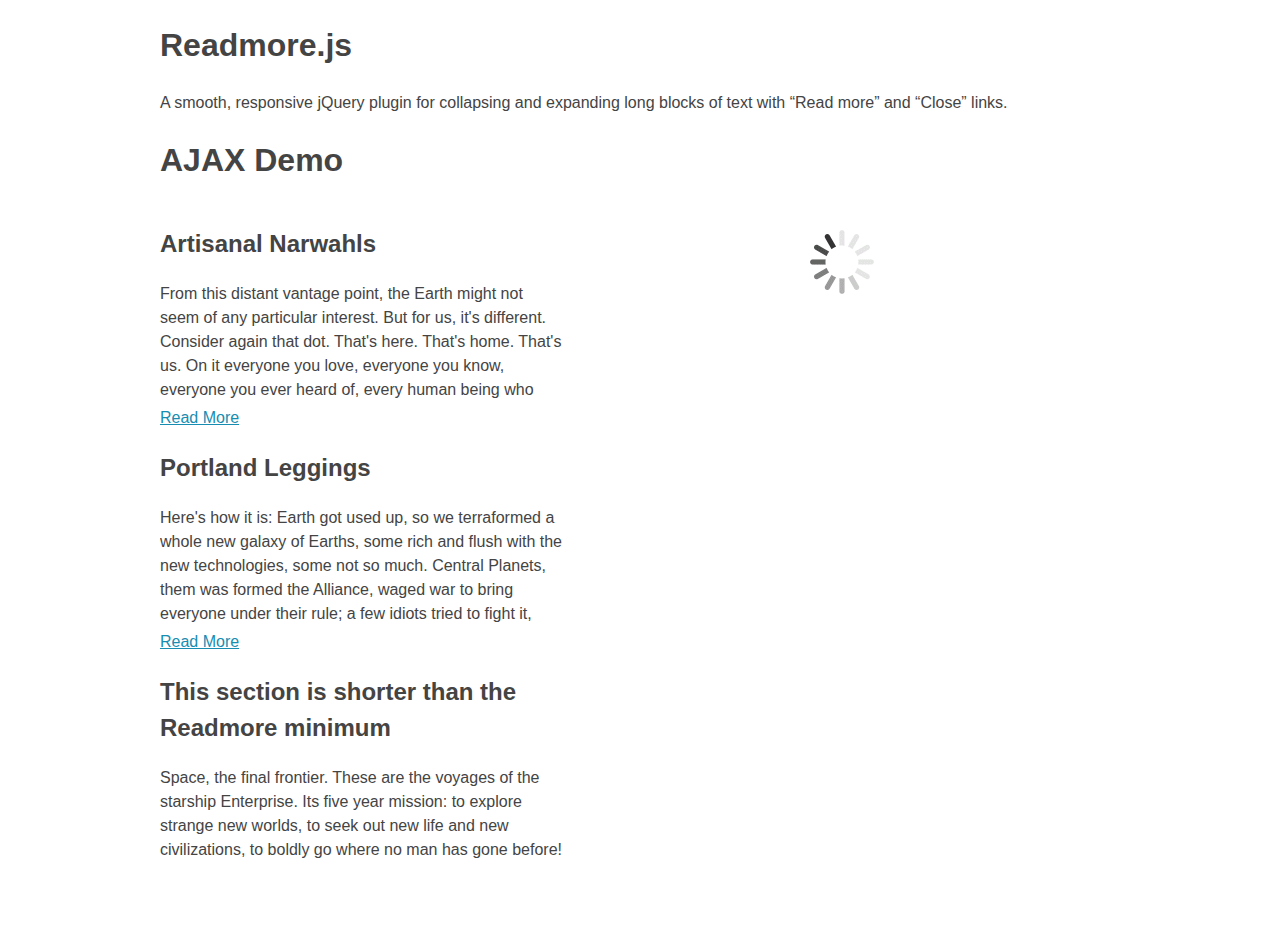
<file: First/js/readmore/ajax-demo.html>
<!DOCTYPE html>

<html lang="en" class="no-js">
<head>
  <meta charset="utf-8">
  <meta http-equiv="X-UA-Compatible" content="IE=edge,chrome=1">

  <title>Readmore.js: jQuery plugin for long blocks of text</title>
  <meta name="description" content="A smooth, lightweight jQuery plugin for collapsing and expanding long blocks of text with &#8220;Read more&#8221; and &#8220;Close&#8221; links.">
  <meta name="author" content="Jed Foster">

  <meta name="viewport" content="width=device-width, initial-scale=1.0">

  <!--[if lt IE 9]>
    <script src="//cdnjs.cloudflare.com/ajax/libs/html5shiv/3.7/html5shiv.min.js"></script>
  <![endif]-->

  <style media="screen">
    body { font: 16px/1.5 "Helvetica Neue", Arial, Helvetica, sans-serif; color: #444; }
    code { color: #777; font-family: "Source Code Pro", "Menlo", "Courier New", monospace;}
    a { color: #178DB1; }
    .container { margin: 0 auto; max-width: 960px; }
    #info + .readmore-js-toggle { padding-bottom: 1.5em; border-bottom: 1px solid #999; font-weight: bold;}
    #demo, #ajax { width: 42%; float: left; padding: 0 8% 3em 0; }
  #ajax { padding-right: 0; }
  #ajax.loading { min-height: 64px; background: url([data-uri]) no-repeat center center;}
  </style>
</head>

<body>

  <div class="container">
    <header>
      <h1>Readmore.js</h1>

      <p>A smooth, responsive jQuery plugin for collapsing and expanding long blocks of text with &#8220;Read more&#8221; and &#8220;Close&#8221; links.</p>
    </header>

    <h1>AJAX Demo</h1>

    <section id="demo">

      <article>
        <h2>Artisanal Narwahls</h2>

        <p>From this distant vantage point, the Earth might not seem of any particular interest. But for us, it's different. Consider again that dot. That's here. That's home. That's us. On it everyone you love, everyone you know, everyone you ever heard of, every human being who ever was, lived out their lives. The aggregate of our joy and suffering, thousands of confident religions, ideologies, and economic doctrines, every hunter and forager, every hero and coward, every creator and destroyer of civilization, every king and peasant, every young couple in love, every mother and father, hopeful child, inventor and explorer, every teacher of morals, every corrupt politician, every "superstar," every "supreme leader," every saint and sinner in the history of our species lived there – on a mote of dust suspended in a sunbeam.</p>

        <p>Space, the final frontier. These are the voyages of the starship Enterprise. Its five year mission: to explore strange new worlds, to seek out new life and new civilizations, to boldly go where no man has gone before!</p>

        <p>Here's how it is: Earth got used up, so we terraformed a whole new galaxy of Earths, some rich and flush with the new technologies, some not so much. Central Planets, them was formed the Alliance, waged war to bring everyone under their rule; a few idiots tried to fight it, among them myself. I'm Malcolm Reynolds, captain of Serenity. Got a good crew: fighters, pilot, mechanic. We even picked up a preacher, and a bona fide companion. There's a doctor, too, took his genius sister out of some Alliance camp, so they're keeping a low profile. You got a job, we can do it, don't much care what it is.</p>

        <p>Space, the final frontier. These are the voyages of the starship Enterprise. Its five year mission: to explore strange new worlds, to seek out new life and new civilizations, to boldly go where no man has gone before!</p>
      </article>

      <article>
        <h2>Portland Leggings</h2>

        <p>Here's how it is: Earth got used up, so we terraformed a whole new galaxy of Earths, some rich and flush with the new technologies, some not so much. Central Planets, them was formed the Alliance, waged war to bring everyone under their rule; a few idiots tried to fight it, among them myself. I'm Malcolm Reynolds, captain of Serenity. Got a good crew: fighters, pilot, mechanic. We even picked up a preacher, and a bona fide companion. There's a doctor, too, took his genius sister out of some Alliance camp, so they're keeping a low profile. You got a job, we can do it, don't much care what it is.</p>

        <p>I am Duncan Macleod, born 400 years ago in the Highlands of Scotland. I am Immortal, and I am not alone. For centuries, we have waited for the time of the Gathering when the stroke of a sword and the fall of a head will release the power of the Quickening. In the end, there can be only one.</p>

        <p>From this distant vantage point, the Earth might not seem of any particular interest. But for us, it's different. Consider again that dot. That's here. That's home. That's us. On it everyone you love, everyone you know, everyone you ever heard of, every human being who ever was, lived out their lives. The aggregate of our joy and suffering, thousands of confident religions, ideologies, and economic doctrines, every hunter and forager, every hero and coward, every creator and destroyer of civilization, every king and peasant, every young couple in love, every mother and father, hopeful child, inventor and explorer, every teacher of morals, every corrupt politician, every "superstar," every "supreme leader," every saint and sinner in the history of our species lived there – on a mote of dust suspended in a sunbeam.</p>

        <p>Space, the final frontier. These are the voyages of the starship Enterprise. Its five year mission: to explore strange new worlds, to seek out new life and new civilizations, to boldly go where no man has gone before!</p>
      </article>

      <article>
        <h2>This section is shorter than the Readmore minimum</h2>

        <p>Space, the final frontier. These are the voyages of the starship Enterprise. Its five year mission: to explore strange new worlds, to seek out new life and new civilizations, to boldly go where no man has gone before!</p>
      </article>
    </section>

    <section id="ajax" class="loading"></section>
  </div>

  <script src="http://ajax.googleapis.com/ajax/libs/jquery/2.1.3/jquery.min.js"></script>
  <script src="jquery.mockjax.js"></script>

  <script src="readmore.js"></script>

  <script>
    $('article').readmore({speed: 500});

    var blog = {
      'articles': [
        {
          title: 'Post One',
          body: "<p>From this distant vantage point, the Earth might not seem of any particular interest. But for us, it's different. Consider again that dot. That's here. That's home. That's us. On it everyone you love, everyone you know, everyone you ever heard of, every human being who ever was, lived out their lives. The aggregate of our joy and suffering, thousands of confident religions, ideologies, and economic doctrines, every hunter and forager, every hero and coward, every creator and destroyer of civilization, every king and peasant, every young couple in love, every mother and father, hopeful child, inventor and explorer, every teacher of morals, every corrupt politician, every \"superstar,\" every \"supreme leader,\" every saint and sinner in the history of our species lived there – on a mote of dust suspended in a sunbeam.</p><p>Here's how it is: Earth got used up, so we terraformed a whole new galaxy of Earths, some rich and flush with the new technologies, some not so much. Central Planets, them was formed the Alliance, waged war to bring everyone under their rule; a few idiots tried to fight it, among them myself. I'm Malcolm Reynolds, captain of Serenity. Got a good crew: fighters, pilot, mechanic. We even picked up a preacher, and a bona fide companion. There's a doctor, too, took his genius sister out of some Alliance camp, so they're keeping a low profile. You got a job, we can do it, don't much care what it is.</p><p>Space, the final frontier. These are the voyages of the starship Enterprise. Its five year mission: to explore strange new worlds, to seek out new life and new civilizations, to boldly go where no man has gone before!</p><p>I am Duncan Macleod, born 400 years ago in the Highlands of Scotland. I am Immortal, and I am not alone. For centuries, we have waited for the time of the Gathering when the stroke of a sword and the fall of a head will release the power of the Quickening. In the end, there can be only one.</p>"
        },
        {
          title: 'Post Two',
          body: "<p>From this distant vantage point, the Earth might not seem of any particular interest. But for us, it's different. Consider again that dot. That's here. That's home. That's us. On it everyone you love, everyone you know, everyone you ever heard of, every human being who ever was, lived out their lives. The aggregate of our joy and suffering, thousands of confident religions, ideologies, and economic doctrines, every hunter and forager, every hero and coward, every creator and destroyer of civilization, every king and peasant, every young couple in love, every mother and father, hopeful child, inventor and explorer, every teacher of morals, every corrupt politician, every \"superstar,\" every \"supreme leader,\" every saint and sinner in the history of our species lived there – on a mote of dust suspended in a sunbeam.</p><p>Here's how it is: Earth got used up, so we terraformed a whole new galaxy of Earths, some rich and flush with the new technologies, some not so much. Central Planets, them was formed the Alliance, waged war to bring everyone under their rule; a few idiots tried to fight it, among them myself. I'm Malcolm Reynolds, captain of Serenity. Got a good crew: fighters, pilot, mechanic. We even picked up a preacher, and a bona fide companion. There's a doctor, too, took his genius sister out of some Alliance camp, so they're keeping a low profile. You got a job, we can do it, don't much care what it is.</p><p>Space, the final frontier. These are the voyages of the starship Enterprise. Its five year mission: to explore strange new worlds, to seek out new life and new civilizations, to boldly go where no man has gone before!</p><p>I am Duncan Macleod, born 400 years ago in the Highlands of Scotland. I am Immortal, and I am not alone. For centuries, we have waited for the time of the Gathering when the stroke of a sword and the fall of a head will release the power of the Quickening. In the end, there can be only one.</p>"
        },
        {
          title: 'Post Three',
          body: "<p>From this distant vantage point, the Earth might not seem of any particular interest. But for us, it's different. Consider again that dot. That's here. That's home. That's us. On it everyone you love, everyone you know, everyone you ever heard of, every human being who ever was, lived out their lives. The aggregate of our joy and suffering, thousands of confident religions, ideologies, and economic doctrines, every hunter and forager, every hero and coward, every creator and destroyer of civilization, every king and peasant, every young couple in love, every mother and father, hopeful child, inventor and explorer, every teacher of morals, every corrupt politician, every \"superstar,\" every \"supreme leader,\" every saint and sinner in the history of our species lived there – on a mote of dust suspended in a sunbeam.</p><p>Here's how it is: Earth got used up, so we terraformed a whole new galaxy of Earths, some rich and flush with the new technologies, some not so much. Central Planets, them was formed the Alliance, waged war to bring everyone under their rule; a few idiots tried to fight it, among them myself. I'm Malcolm Reynolds, captain of Serenity. Got a good crew: fighters, pilot, mechanic. We even picked up a preacher, and a bona fide companion. There's a doctor, too, took his genius sister out of some Alliance camp, so they're keeping a low profile. You got a job, we can do it, don't much care what it is.</p><p>Space, the final frontier. These are the voyages of the starship Enterprise. Its five year mission: to explore strange new worlds, to seek out new life and new civilizations, to boldly go where no man has gone before!</p><p>I am Duncan Macleod, born 400 years ago in the Highlands of Scotland. I am Immortal, and I am not alone. For centuries, we have waited for the time of the Gathering when the stroke of a sword and the fall of a head will release the power of the Quickening. In the end, there can be only one.</p>"
        }
      ]
    };

    $.mockjax({
      url: 'blog.json',
      responseText: blog,
      responseTime: 1500
    });

    $.ajax({
      url: 'blog.json',
      dataType: 'json',
      success: function(data) {
        var template = function(article) {
          return $('<article><h2>' + article.title + '</h2>' + article.body + '</article>');
        };

        $.each(data.articles, function(index, article) {
          $('#ajax').append(template(article));
        });

        $('#ajax').removeClass('loading');

        $('#ajax article').readmore({speed: 500});
      }
    });
  </script>
</body>
</html>
</file>
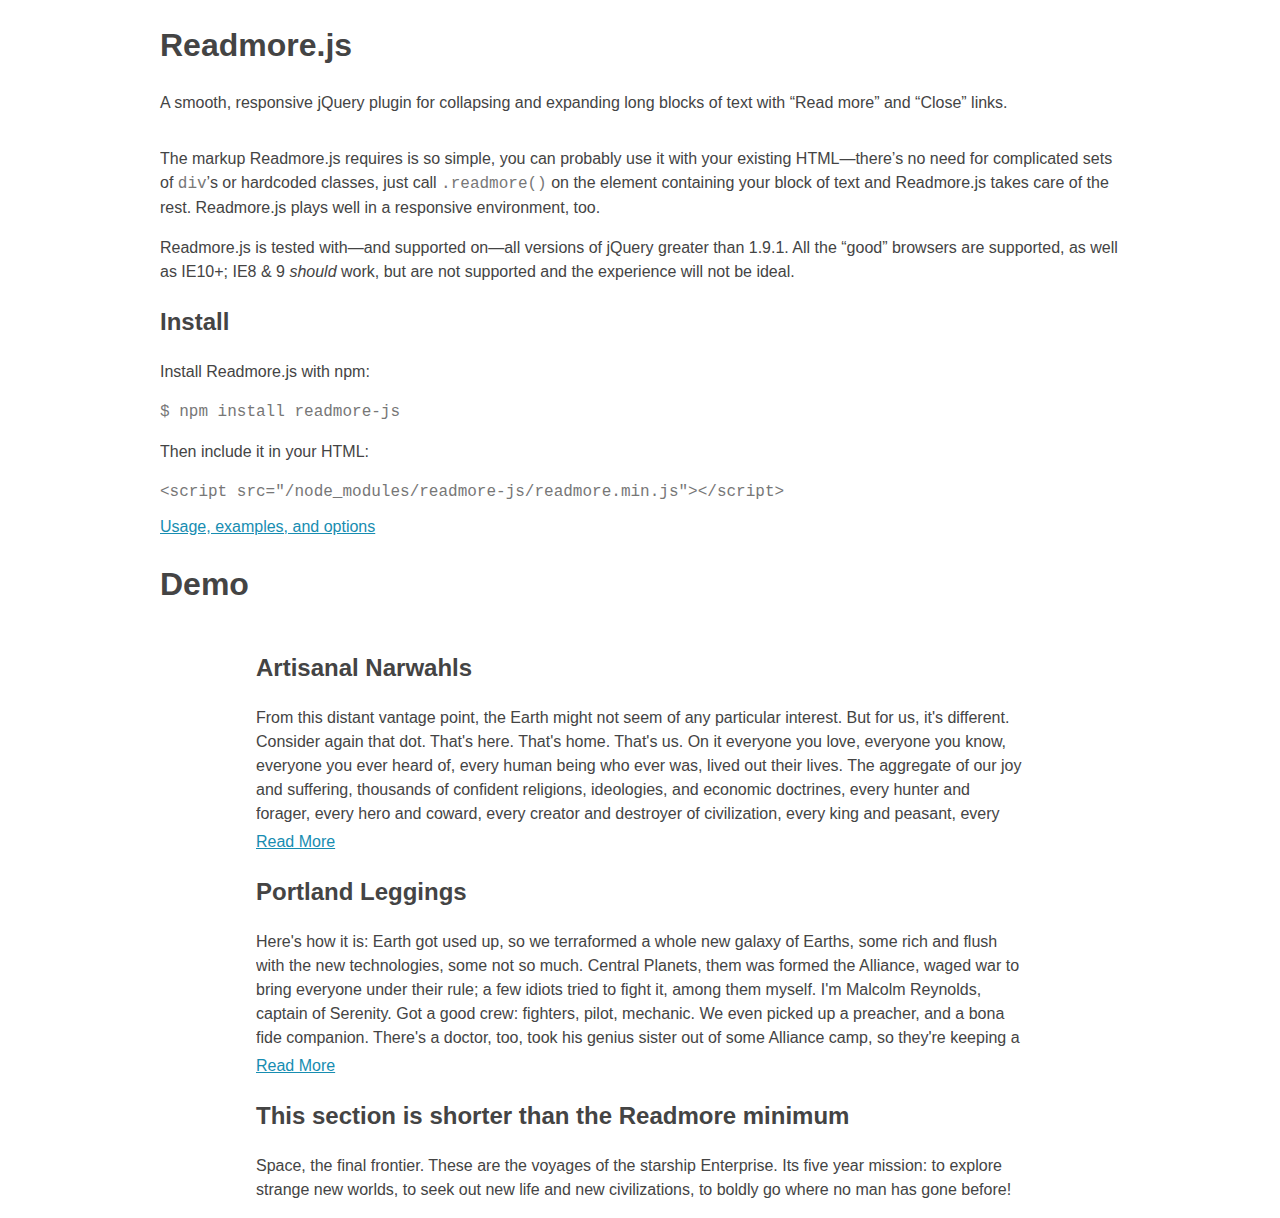
<file: First/js/readmore/demo.html>
<!DOCTYPE html>

<html lang="en" class="no-js">
<head>
  <meta charset="utf-8">
  <meta http-equiv="X-UA-Compatible" content="IE=edge,chrome=1">

  <title>Readmore.js: jQuery plugin for long blocks of text</title>
  <meta name="description" content="A smooth, lightweight jQuery plugin for collapsing and expanding long blocks of text with &#8220;Read more&#8221; and &#8220;Close&#8221; links.">
  <meta name="author" content="Jed Foster">

  <meta name="viewport" content="width=device-width, initial-scale=1.0">

  <!--[if lt IE 9]>
    <script src="//cdnjs.cloudflare.com/ajax/libs/html5shiv/3.7/html5shiv.min.js"></script>
  <![endif]-->

  <style media="screen">
    body { font: 16px/1.5 "Helvetica Neue", Arial, Helvetica, sans-serif; color: #444; }
    code { color: #777; font-family: "Source Code Pro", "Menlo", "Courier New", monospace;}
    a { color: #178DB1; }
    .container { margin: 0 auto; max-width: 960px; }
    #info + .readmore-js-toggle { padding-bottom: 1.5em; border-bottom: 1px solid #999; font-weight: bold;}
    #demo { padding: 0 10%; }
  </style>
</head>

<body>

  <div class="container">
    <header>
      <h1>Readmore.js</h1>

      <p>A smooth, responsive jQuery plugin for collapsing and expanding long blocks of text with &#8220;Read more&#8221; and &#8220;Close&#8221; links.</p>
    </header>

    <section id="info">
      <p>The markup Readmore.js requires is so simple, you can probably use it with your existing HTML—there&#8217;s no need for complicated sets of <code>div</code>&#8217;s or hardcoded classes, just call <code>.readmore()</code> on the element containing your block of text and Readmore.js takes care of the rest. Readmore.js plays well in a responsive environment, too.</p>

      <p>Readmore.js is tested with—and supported on—all versions of jQuery greater than 1.9.1. All the &#8220;good&#8221; browsers are supported, as well as IE10+; IE8 &amp; 9 <em>should</em> work, but are not supported and the experience will not be ideal.</p>

      <h2 id="install">Install</h2>

      <p>Install Readmore.js with npm:</p>

      <pre><code>$ npm install readmore-js</code></pre>

      <p>Then include it in your HTML:</p>

      <pre><code class="html">&lt;script src=&quot;/node_modules/readmore-js/readmore.min.js&quot;&gt;&lt;/script&gt;</code></pre>

      <p>Or, using Webpack or Browserify:</p>

      <pre><code class="javascript">require('readmore-js');</code></pre>

      <h2 id="use">Use</h2>

      <pre><code class="javascript">$(&apos;article&apos;).readmore();</code></pre>

      <p>It&#8217;s that simple. You can change the speed of the animation, the height of the collapsed block, and the open and close elements.</p>

      <pre><code class="javascript">$(&apos;article&apos;).readmore({
  speed: 75,
  lessLink: &apos;&lt;a href=&quot;#&quot;&gt;Read less&lt;/a&gt;&apos;
});</code></pre>

      <h3 id="theoptions">The options:</h3>

      <ul>
        <li><code>speed: 100</code> in milliseconds</li>
        <li><code>collapsedHeight: 200</code> in pixels</li>
        <li><code>heightMargin: 16</code> in pixels, avoids collapsing blocks that are only slightly larger than <code>collapsedHeight</code></li>
        <li><code>moreLink: '&lt;a href=&quot;#&quot;&gt;Read more&lt;/a&gt;'</code></li>
        <li><code>lessLink: '&lt;a href=&quot;#&quot;&gt;Close&lt;/a&gt;'</code></li>
        <li><code>embedCSS: true</code> insert required CSS dynamically, set this to <code>false</code> if you include the necessary CSS in a stylesheet</li>
        <li><code>blockCSS: 'display: block; width: 100%;'</code> sets the styling of the blocks, ignored if <code>embedCSS</code> is <code>false</code></li>
        <li><code>startOpen: false</code> do not immediately truncate, start in the fully opened position</li>
        <li><code>beforeToggle: function() {}</code> called after a more or less link is clicked, but <em>before</em> the block is collapsed or expanded</li>
        <li><code>afterToggle: function() {}</code> called <em>after</em> the block is collapsed or expanded</li>
        <li><code>blockProcessed: function() {}</code> called once per block during initilization after Readmore.js has processed the block.</li>
      </ul>

      <p>If the element has a <code>max-height</code> CSS property, Readmore.js will use that value rather than the value of the <code>collapsedHeight</code> option.</p>

      <h3 id="thecallbacks">The callbacks:</h3>

      <p>The <code>beforeToggle</code> and <code>afterToggle</code> callbacks both receive the same arguments: <code>trigger</code>, <code>element</code>, and <code>expanded</code>.</p>

      <ul>
        <li><code>trigger</code>: the &#8220;Read more&#8221; or &#8220;Close&#8221; element that was clicked</li>
        <li><code>element</code>: the block that is being collapsed or expanded</li>
        <li><code>expanded</code>: Boolean; <code>true</code> means the block is expanded</li>
      </ul>

      <p>The <code>blockProcessed</code> callback receives <code>element</code> and <code>collapsable</code>.</p>

      <ul>
        <li><code>element</code>: the block that has just been processed</li>
        <li><code>collapsable</code>: Boolean; <code>false</code> means the block was shorter than the specified minimum <code>collapsedHeight</code>—the block will not have a "Read more" link</li>
      </ul>

      <h4 id="callbackexample">Callback example:</h4>

      <p>Here&#8217;s an example of how you could use the <code>afterToggle</code> callback to scroll back to the top of a block when the &#8220;Close&#8221; link is clicked.</p>

      <pre><code class="javascript">$(&apos;article&apos;).readmore({
  afterToggle: function(trigger, element, expanded) {
    if(! expanded) { // The &quot;Close&quot; link was clicked
      $(&apos;html, body&apos;).animate( { scrollTop: element.offset().top }, {duration: 100 } );
    }
  }
});</code></pre>

      <h3 id="removingreadmore">Removing Readmore:</h3>

      <p>You can remove the Readmore.js functionality like so:</p>

      <pre><code class="javascript">$(&apos;article&apos;).readmore(&apos;destroy&apos;);</code></pre>

      <p>Or, you can be more surgical by specifying a particular element:</p>

      <pre><code class="javascript">$(&apos;article:first&apos;).readmore(&apos;destroy&apos;);</code></pre>

      <h3 id="togglingblocksprogrammatically">Toggling blocks programmatically:</h3>

      <p>You can toggle a block from code:</p>

      <pre><code class="javascript">$(&apos;article:nth-of-type(3)&apos;).readmore(&apos;toggle&apos;);</code></pre>

      <h2 id="css">CSS:</h2>

      <p>Readmore.js is designed to use CSS for as much functionality as possible: collapsed height can be set in CSS with the <code>max-height</code> property; &#8220;collapsing&#8221; is achieved by setting <code>overflow: hidden</code> on the containing block and changing the <code>height</code> property; and, finally, the expanding/collapsing animation is done with CSS3 transitions.</p>

      <p>By default, Readmore.js inserts the following CSS, in addition to some transition-related rules:</p>

      <pre><code class="css">selector + [data-readmore-toggle], selector[data-readmore] {
  display: block;
  width: 100%;
}</code></pre>

      <p><em><code>selector</code> would be the element you invoked <code>readmore()</code> on, e.g.: <code>$('selector').readmore()</code></em></p>

      <p>You can override the base rules when you set up Readmore.js like so:</p>

      <pre><code class="javascript">$(&apos;article&apos;).readmore({blockCSS: &apos;display: inline-block; width: 50%;&apos;});</code></pre>

      <p>If you want to include the necessary styling in your site&#8217;s stylesheet, you can disable the dynamic embedding by setting <code>embedCSS</code> to <code>false</code>:</p>

      <pre><code class="javascript">$(&apos;article&apos;).readmore({embedCSS: false});</code></pre>

      <h3 id="mediaqueriesandothercsstricks">Media queries and other CSS tricks:</h3>

      <p>If you wanted to set a <code>maxHeight</code> based on lines, you could do so in CSS with something like:</p>

      <pre><code class="css">body {
  font: 16px/1.5 sans-serif;
}

/* Show only 4 lines in smaller screens */
article {
  max-height: 6em; /* (4 * 1.5 = 6) */
}</code></pre>

      <p>Then, with a media query you could change the number of lines shown, like so:</p>

      <pre><code class="css">/* Show 8 lines on larger screens */
@media screen and (min-width: 640px) {
  article {
    max-height: 12em;
  }
}</code></pre>

      <h2 id="contributing">Contributing</h2>

      <p>Pull requests are always welcome, but not all suggested features will get merged. Feel free to contact me if you have an idea for a feature.</p>

      <p>Pull requests should include the minified script and this readme and the demo HTML should be updated with descriptions of your new feature. </p>

      <p>You&#8217;ll need NPM:</p>

      <pre><code>$ npm install</code></pre>

      <p>Which will install the necessary development dependencies. Then, to build the minified script:</p>

      <pre><code>$ gulp compress</code></pre>
    </section>

    <h1>Demo</h1>

    <section id="demo">

      <article>
        <h2>Artisanal Narwahls</h2>

        <p>From this distant vantage point, the Earth might not seem of any particular interest. But for us, it's different. Consider again that dot. That's here. That's home. That's us. On it everyone you love, everyone you know, everyone you ever heard of, every human being who ever was, lived out their lives. The aggregate of our joy and suffering, thousands of confident religions, ideologies, and economic doctrines, every hunter and forager, every hero and coward, every creator and destroyer of civilization, every king and peasant, every young couple in love, every mother and father, hopeful child, inventor and explorer, every teacher of morals, every corrupt politician, every "superstar," every "supreme leader," every saint and sinner in the history of our species lived there – on a mote of dust suspended in a sunbeam.</p>

        <p>Space, the final frontier. These are the voyages of the starship Enterprise. Its five year mission: to explore strange new worlds, to seek out new life and new civilizations, to boldly go where no man has gone before!</p>

        <p>Here's how it is: Earth got used up, so we terraformed a whole new galaxy of Earths, some rich and flush with the new technologies, some not so much. Central Planets, them was formed the Alliance, waged war to bring everyone under their rule; a few idiots tried to fight it, among them myself. I'm Malcolm Reynolds, captain of Serenity. Got a good crew: fighters, pilot, mechanic. We even picked up a preacher, and a bona fide companion. There's a doctor, too, took his genius sister out of some Alliance camp, so they're keeping a low profile. You got a job, we can do it, don't much care what it is.</p>

        <p>Space, the final frontier. These are the voyages of the starship Enterprise. Its five year mission: to explore strange new worlds, to seek out new life and new civilizations, to boldly go where no man has gone before!</p>
      </article>

      <article>
        <h2>Portland Leggings</h2>

        <p>Here's how it is: Earth got used up, so we terraformed a whole new galaxy of Earths, some rich and flush with the new technologies, some not so much. Central Planets, them was formed the Alliance, waged war to bring everyone under their rule; a few idiots tried to fight it, among them myself. I'm Malcolm Reynolds, captain of Serenity. Got a good crew: fighters, pilot, mechanic. We even picked up a preacher, and a bona fide companion. There's a doctor, too, took his genius sister out of some Alliance camp, so they're keeping a low profile. You got a job, we can do it, don't much care what it is.</p>

        <p>I am Duncan Macleod, born 400 years ago in the Highlands of Scotland. I am Immortal, and I am not alone. For centuries, we have waited for the time of the Gathering when the stroke of a sword and the fall of a head will release the power of the Quickening. In the end, there can be only one.</p>

        <p>From this distant vantage point, the Earth might not seem of any particular interest. But for us, it's different. Consider again that dot. That's here. That's home. That's us. On it everyone you love, everyone you know, everyone you ever heard of, every human being who ever was, lived out their lives. The aggregate of our joy and suffering, thousands of confident religions, ideologies, and economic doctrines, every hunter and forager, every hero and coward, every creator and destroyer of civilization, every king and peasant, every young couple in love, every mother and father, hopeful child, inventor and explorer, every teacher of morals, every corrupt politician, every "superstar," every "supreme leader," every saint and sinner in the history of our species lived there – on a mote of dust suspended in a sunbeam.</p>

        <p>Space, the final frontier. These are the voyages of the starship Enterprise. Its five year mission: to explore strange new worlds, to seek out new life and new civilizations, to boldly go where no man has gone before!</p>
      </article>

      <article>
        <h2>This section is shorter than the Readmore minimum</h2>

        <p>Space, the final frontier. These are the voyages of the starship Enterprise. Its five year mission: to explore strange new worlds, to seek out new life and new civilizations, to boldly go where no man has gone before!</p>
      </article>
    </section>
  </div>

  <script src="http://ajax.googleapis.com/ajax/libs/jquery/2.1.3/jquery.min.js"></script>

  <script src="readmore.js"></script>

  <script>
    $('#info').readmore({
      moreLink: '<a href="#">Usage, examples, and options</a>',
      collapsedHeight: 384,
      afterToggle: function(trigger, element, expanded) {
        if(! expanded) { // The "Close" link was clicked
          $('html, body').animate({scrollTop: element.offset().top}, {duration: 100});
        }
      }
    });

    $('article').readmore({speed: 500});
  </script>
</body>
</html>
</file>
<file: First/css/main.css>
/*---------- FONTS -------------*/

/*--------Specification--------*/

body {
	margin: 0;
	padding: 0;
    font-family: 'Heebo', sans-serif;
	font-size: 18px;
    font-weight: 400;
    color: #000; 
}
.black-scr {
    position: absolute;
    content: '';
    pointer-events: none;
    display: block;
    width: 100%;
    height: 100vh;
    left: 0;
    -webkit-transition: opacity 0.3s ease;
    -o-transition: opacity 0.3s ease;
    -moz-transition: opacity 0.3s ease;
    transition: opacity 0.3s ease;
    opacity: 0;
    z-index: 7;
    background: rgba(0,0,0,0.7);
}

body.open .black-scr {
    opacity: 1;
}

body.open {
    overflow-y: hidden;
}
.wrap {
    max-width: 1920px;
    margin: 0 auto;
    overflow: hidden;
}

.container {
	width: 1040px;
	margin: 0 auto;
}

li {
	display: block;
}

h1, h2, h3, h4, h5 {
	margin: 0;
    padding: 0;

}

div, p, ul, li, span, button, input, a, form,textarea {
	-webkit-box-sizing: border-box;
	        -moz-box-sizing: border-box;
	     box-sizing: border-box;
	margin: 0;
	padding: 0;
}

a {
    color: #3e3e3e;
    text-decoration: none;
    -webkit-transition: all 0.3s ease;
    -o-transition: all 0.3s ease;
    -moz-transition: all 0.3s ease;
    transition: all 0.3s ease;
}

a:hover {
    text-decoration: underline;
}

.title {
    font-weight: 900;
    font-size: 40px;
    line-height: 150%;
    position: relative;
    z-index: 2;
    letter-spacing: 0.05em;
    text-transform: uppercase;
    text-align: center;
}
.title-l {
    font-weight: 900;
    font-size: 32px;
    line-height: 150%;
    letter-spacing: 0.05em;
    position: relative;
    text-transform: uppercase;
    display: inline;
    background-image: -webkit-gradient(linear,left top, left bottom,color-stop(50%, transparent),color-stop(0, rgba(242,201,76,0.2)));
    background-image: -webkit-linear-gradient(top,transparent 50%,rgba(242,201,76,0.2) 0);
    background-image: -moz-linear-gradient(top,transparent 50%,rgba(242,201,76,0.2) 0);
    background-image: -o-linear-gradient(top,transparent 50%,rgba(242,201,76,0.2) 0);
    background-image: linear-gradient(180deg,transparent 50%,rgba(242,201,76,0.2) 0);
    -webkit-background-size: 100% 100%;
       -moz-background-size: 100% 100%;
            background-size: 100% 100%;
    background-repeat: no-repeat;
    background-position: 4px 0;
}

.title-m {
    font-weight: 700;
    font-size: 22px;
    line-height: 160%;
}

.title-s {
    font-weight: 700;
    font-size: 18px;
    line-height: 150%;
}

textarea:active,
textarea:focus {
    outline: none;
}

input[type=text], input[type=submit], textarea{
	-webkit-appearance: none;
} 

input {
  border: 0;
  outline: none;
}

.menu_btn {
    display: none;
}

.btn {
    padding: 12px 16px;
    font-weight: 700;
    font-size: 14px;
    line-height: 16px;
    letter-spacing: 0.05em;
    text-transform: uppercase;
    color: #50351D;
    background: #F2E9D4;
    -webkit-box-shadow: 4px 4px 0px #DED6C3;
       -moz-box-shadow: 4px 4px 0px #DED6C3;
            box-shadow: 4px 4px 0px #DED6C3;
}

.btn:hover {
   background: #f6efe1;
   text-decoration: none;
}
.btn__sec {
    background: #FEF759;
    -webkit-box-shadow: 4px 4px 0px #EFE844;
       -moz-box-shadow: 4px 4px 0px #EFE844;
            box-shadow: 4px 4px 0px #EFE844;
}
.btn__sec:hover {
    background:#fef98b;
}
.center {
    text-align: center;
}

/* ---------------breadcrumbs----------------- */

.breadcrumbs {
    font-size: 14px;
    line-height: 160%;
    color: #958371;
    margin:86px 0 24px;
    position: relative;
    z-index: 2;
    display: -webkit-box;
    display: -webkit-flex;
    display: -moz-box;
    display: -ms-flexbox;
    display: flex;
    -webkit-box-align: center;
    -webkit-align-items: center;
       -moz-box-align: center;
        -ms-flex-align: center;
            align-items: center;
    -webkit-box-pack: center;
    -webkit-justify-content: center;
       -moz-box-pack: center;
        -ms-flex-pack: center;
            justify-content: center;
}

.breadcrumbs__link {
    font-size: 14px;
    line-height: 24px;
    color: #958371;
    text-decoration: none;
}

.breadcrumbs__link:hover {
    text-decoration: underline;
}

.breadcrumbs__separator {
    display: block;
    width: 4px;
    height: 4px;
    background: #958371;
    margin: 0 10px;
}

/* -----------------------------Header---------------------------- */

.header {
    padding: 64px 0 0;
    position: relative;
}
.header__wrap {
    display: -webkit-box;
    display: -webkit-flex;
    display: -moz-box;
    display: -ms-flexbox;
    display: flex;
    -webkit-box-align: start;
    -webkit-align-items: flex-start;
       -moz-box-align: start;
        -ms-flex-align: start;
            align-items: flex-start;
    -webkit-box-pack: justify;
    -webkit-justify-content: space-between;
       -moz-box-pack: justify;
        -ms-flex-pack: justify;
            justify-content: space-between;
}
.header__logo {
    background: #FCF8EF;
    padding: 14px 47px;
    font-weight: 900;
    font-size: 14px;
    line-height: 150%;
    letter-spacing: 0.12em;
    text-transform: uppercase;
    color: rgba(0,0,0,0.2);
}
.header__logo:hover {
    text-decoration: none;
}
.header__nav ul li:not(:last-child) {
    margin-right: 16px;
}
.header__nav ul {
    display: -webkit-box;
    display: -webkit-flex;
    display: -moz-box;
    display: -ms-flexbox;
    display: flex;
    -webkit-box-align: center;
    -webkit-align-items: center;
       -moz-box-align: center;
        -ms-flex-align: center;
            align-items: center;
}
.header__nav ul li a {
    font-weight: 700;
    font-size: 16px;
    line-height: 160%;
    letter-spacing: 0.05em;
    text-transform: uppercase;
    position: relative;
    z-index: 2;
}
.header__nav ul li {
    position: relative;
}
.header__nav ul li:after {
    display: block;
    content: '';
    position: absolute;
    width: 100%;
    height: 50%;
    top: 50%;
    left: 4px;
    z-index: 1;
    background: #FFFDCB;
}
.header__nav ul li:hover a {
    text-decoration: none;
    color: #F2994A;
}
.header__nav ul li:hover a:after {
    opacity: 0.3;
}

/* ---main--- */

.main {
    padding: 94px 0 140px;
}
.main .container {
    position: relative;
}
.main .container:before {
    position: absolute;
    display: block;
    content: '';
    width: 200px;
    height: 363px;
    left: -57px;
    top: -16px;
    z-index: 1;
    background: url(../img/main-l.png) no-repeat 0 0 / cover;
}
.main .container:after {
    position: absolute;
    display: block;
    content: '';
    width: 460px;
    height: 331px;
    right: -270px;
    bottom: 21px;
    z-index: 1;
    background: url(../img/main-r.png) no-repeat 0 0 / cover;
}
.main .title {
    margin-bottom: 20px;
}
.main p {
    width: 60%;
    margin: 0 auto;
    line-height: 160%;
    text-align: center;
    margin-bottom: 56px;
    z-index: 2;
    position: relative;
}
.orange {
    color: #F2994A;
    font-weight: 700px;
    text-transform: uppercase;
}
.main__menu {
    position: relative;
    z-index: 2;
    background: url('../img/svg/main-menu.svg') no-repeat center center / cover;
    display: -webkit-box;
    display: -webkit-flex;
    display: -moz-box;
    display: -ms-flexbox;
    display: flex;
    -webkit-box-align: center;
    -webkit-align-items: center;
       -moz-box-align: center;
        -ms-flex-align: center;
            align-items: center;
}
.main__menu  li {
    text-align: center;
    padding: 28px 0;
    width: 25%;
}
.main__menu  li:not(:last-child) {
    border-right: 1px solid #E8E8E8;
}
.main__menu li a {
    font-weight: 700;
    font-size: 16px;
    line-height: 24px;
    letter-spacing: 0.05em;
    text-transform: uppercase;
    color: #333333;
    position: relative;
}
.main__menu li a::after {
    content: '';
    display: block;
    position: absolute;
    border-bottom: 2px dashed #F2994A;
    width: 100%;
    left: 0;
    -webkit-transition: all .3s ease;
    -o-transition: all .3s ease;
    -moz-transition: all .3s ease;
    transition: all .3s ease;
}
.main__menu li a:hover {
    color: #F2994A;
    text-decoration: none;
}
.main__menu li a:hover::after {
    opacity: 0.2;
}


/* ---best-- */

.best {
    padding: 96px 0;
    background: #FCF8EF;
}
.best .center {
    margin-bottom: 16px;
}
.title__bot {
    display: block;
    text-align: center;
    font-size: 16px;
    line-height: 24px;
    margin-bottom: 56px;
}
.best__card {
    background: #fff;
    display: -webkit-box;
    display: -webkit-flex;
    display: -moz-box;
    display: -ms-flexbox;
    display: flex;
    -webkit-box-shadow: 0px 2px 8px rgba(0, 0, 0, 0.15);
       -moz-box-shadow: 0px 2px 8px rgba(0, 0, 0, 0.15);
            box-shadow: 0px 2px 8px rgba(0, 0, 0, 0.15);
    padding: 24px 28px 24px 24px;
    -webkit-box-align: center;
    -webkit-align-items: center;
       -moz-box-align: center;
        -ms-flex-align: center;
            align-items: center;
    -webkit-box-pack: justify;
    -webkit-justify-content: space-between;
       -moz-box-pack: justify;
        -ms-flex-pack: justify;
            justify-content: space-between;
}

.best__card:not(:last-child) {
    margin-bottom: 24px;
}
.best__logo {
    width: 13%;
    display: -webkit-box;
    display: -webkit-flex;
    display: -moz-box;
    display: -ms-flexbox;
    display: flex;
    padding: 19px 0;
    -webkit-box-align: center;
    -webkit-align-items: center;
       -moz-box-align: center;
        -ms-flex-align: center;
            align-items: center;
    -webkit-box-pack: center;
    -webkit-justify-content: center;
       -moz-box-pack: center;
        -ms-flex-pack: center;
            justify-content: center;
}
.best__logo img {
    width: auto;
    height: 100%;
    -o-object-fit: cover;
       object-fit: cover;
}
.best__descr {
    padding-left: 24px;
    width: 55%;
    border-left: 1px solid #E8E8E8;
    display: -webkit-box;
    display: -webkit-flex;
    display: -moz-box;
    display: -ms-flexbox;
    display: flex;
    -webkit-box-orient: vertical;
    -webkit-box-direction: normal;
    -webkit-flex-direction: column;
       -moz-box-orient: vertical;
       -moz-box-direction: normal;
        -ms-flex-direction: column;
            flex-direction: column;
}
.best__link {
    font-weight: 500;
    font-size: 12px;
    line-height: 16px;
    letter-spacing: 0.05em;
    text-transform: uppercase;
    color: #828282;
    margin-bottom: 8px;
}
.best__offer {
    margin-bottom: 8px;
    font-weight: 700
}
.best__txt {
    font-size: 12px;
    line-height: 16px;
    color: #000000;
    opacity: 0.5;

}
.best__btns .btn:not(:last-child) {
    margin-right: 20px;
}

/* ---about--- */
.about {
    padding: 96px 0;
}
.about .center {
    margin-bottom: 64px;
}
[data-readmore] {
    -webkit-transition: height 100ms;
    -o-transition: height 100ms;
    -moz-transition: height 100ms;
    transition: height 100ms;
    overflow: hidden;
    position: relative;
    margin-bottom: 0;
}
[data-readmore] + [data-readmore-toggle], [data-readmore][data-readmore] {
    display: block;
    width: 100%;
}
[data-readmore][aria-expanded="false"]:after {
    content: '';
    position: absolute;
    bottom: 0;
    display: inline-block;
    width: 100%;
    height: 100px;
    background: -webkit-gradient(linear, left top, left bottom, from(rgba(255, 255, 255, 0)), color-stop(74.48%, #FFF));
    background: -webkit-linear-gradient(top, rgba(255, 255, 255, 0) 0%, #FFF 74.48%);
    background: -moz-linear-gradient(top, rgba(255, 255, 255, 0) 0%, #FFF 74.48%);
    background: -o-linear-gradient(top, rgba(255, 255, 255, 0) 0%, #FFF 74.48%);
    background: linear-gradient(180deg, rgba(255, 255, 255, 0) 0%, #FFF 74.48%);
}

.wp-block-columns {
    display: -webkit-box;
    display: -webkit-flex;
    display: -moz-box;
    display: -ms-flexbox;
    display: flex;
    -webkit-box-pack: justify;
    -webkit-justify-content: space-between;
       -moz-box-pack: justify;
        -ms-flex-pack: justify;
            justify-content: space-between;
}
.wp-block-column {
    width: 47%;
}

.about__text h3 {
    font-weight: bold;
    font-size: 22px;
    line-height: 160%;
    margin-bottom: 16px;
}
.about__text h3:not(:first-child) {
    margin-top: 48px;
}
.about__text p {
    line-height: 29px;
}
.about__text p:not(:last-child) {
    margin-bottom: 15px;
}

[data-readmore]+a {
    font-weight: 700;
    font-size: 18px;
    line-height: 160%;
    letter-spacing: 0.05em;
    color: #F2994A;
    margin-top: 16px;
    text-transform: uppercase;
}
[data-readmore]+a:hover {
    text-decoration: none;
}


/* ---find--- */

.find {
    background: #FCF8EF;
    padding: 96px 0 115px;
}
.find .center:first-child {
    margin-bottom: 64px;
}

.find__wrap {
    display: -webkit-box;
    display: -webkit-flex;
    display: -moz-box;
    display: -ms-flexbox;
    display: flex;
    -webkit-flex-wrap: wrap;
        -ms-flex-wrap: wrap;
            flex-wrap: wrap;
    margin: -8px -9px 54px;
}
.find__card-wrap {
    padding: 8px 9px;
    width: 33.3%;
}
.find__card {
    position: relative;
    padding: 48px 36px 108px 32px;
    background: #FFFFFF;
    height: 100%;
-webkit-border-radius: 5px;
   -moz-border-radius: 5px;
        border-radius: 5px;
-webkit-box-shadow: 0px 2px 8px rgba(0, 0, 0, 0.1);
   -moz-box-shadow: 0px 2px 8px rgba(0, 0, 0, 0.1);
        box-shadow: 0px 2px 8px rgba(0, 0, 0, 0.1);
}
.find__card-logo {
    max-width: 80px;
    margin-bottom: 16px;
    height: 32px;
}
.find__card-logo img {
    width: 100%;
    height: auto;
    -o-object-fit: cover;
       object-fit: cover;
    display: block;
}
.find__card-offer {
    margin-bottom: 8px;
    font-weight: 700;
}
.find__card-date {
    font-size: 12px;
    line-height: 16px;
    opacity: 0.5;
    display: block;
}
.find__card__btns {
    position: absolute;
    bottom: 44px;
    left: 0;
    display: -webkit-box;
    display: -webkit-flex;
    display: -moz-box;
    display: -ms-flexbox;
    display: flex;
    width: 100%;
    padding: 0 36px 0 32px;
    -webkit-box-pack: justify;
    -webkit-justify-content: space-between;
       -moz-box-pack: justify;
        -ms-flex-pack: justify;
            justify-content: space-between;
}
.find__btn {
    padding-left: 27px;
    padding-right: 27px;
}
.more__coupons {
    background: #FCF8EF;
    border: 2px solid #50351D;
    color: #50351D;
    padding: 16px 86px;
    -webkit-box-shadow: 4px 4px 0 rgba(80,53,29,0.6);
       -moz-box-shadow: 4px 4px 0 rgba(80,53,29,0.6);
            box-shadow: 4px 4px 0 rgba(80,53,29,0.6);

}
.more__coupons:hover {
    background: #FCF8EF;
    -webkit-box-shadow: 4px 4px 0 #50351D;
       -moz-box-shadow: 4px 4px 0 #50351D;
            box-shadow: 4px 4px 0 #50351D;
}


/* ---faq--- */

.faq {
    padding: 96px 0 169px;
}
.faq__wrap {
    width: 71%;
    margin: 0 auto;
}
.faq__card {
    cursor: pointer;
    padding: 34px 22px;
    background: #FFFFFF;
    -webkit-box-shadow: 0px 2px 8px rgba(0, 0, 0, 0.1);
       -moz-box-shadow: 0px 2px 8px rgba(0, 0, 0, 0.1);
            box-shadow: 0px 2px 8px rgba(0, 0, 0, 0.1);
    -webkit-border-radius: 4px;
       -moz-border-radius: 4px;
            border-radius: 4px;
}

.faq__card:not(:last-child) {
    margin-bottom: 16px;
}
.faq__title {
    font-weight: 700;
    font-size: 18px;
    line-height: 160%;
    position: relative;
}
.line {
    position: absolute;
    display: block;
    top: 0;
    right: 0;
    bottom: 0;
    margin: auto 0;
    width: 32px;
    height: 32px;
    -webkit-border-radius: 50%;
       -moz-border-radius: 50%;
            border-radius: 50%;
    background: #FCF8EF;
}
.line::after,
.line::before {
    content: '';
    display: block;
    position: absolute;
    top: 0;
    right: 0;
    bottom: 0;
    left: 0;
    margin: auto;
    background: #F2994A;
    -webkit-transition: all 0.3s ease;
    -o-transition: all 0.3s ease;
    -moz-transition: all 0.3s ease;
    transition: all 0.3s ease;
    -webkit-border-radius: 20px;
       -moz-border-radius: 20px;
            border-radius: 20px;
}
.line::before {
    width: 16px;
    height: 4px;
}
.line::after {
    width: 4px;
    height: 16px;
}
.faq__title.open .line::after {
    -webkit-transform: rotateZ(450deg);
       -moz-transform: rotateZ(450deg);
        -ms-transform: rotate(450deg);
         -o-transform: rotateZ(450deg);
            transform: rotateZ(450deg);
}
.faq__title.open .line::before {
    -webkit-transform: rotateZ(360deg);
       -moz-transform: rotateZ(360deg);
        -ms-transform: rotate(360deg);
         -o-transform: rotateZ(360deg);
            transform: rotateZ(360deg);
}
.faq__card p {
    display: none;
    line-height: 160%;
    margin-top: 19px;
    padding-right: 68px;
    font-size: 16px;
}
.faq .center {
    margin-bottom: 64px;
}


/* ---footer--- */

.footer {
    padding: 96px 0;
    background: #FCF8EF;
}

.footer__wrap {
    display: -webkit-box;
    display: -webkit-flex;
    display: -moz-box;
    display: -ms-flexbox;
    display: flex;
    -webkit-box-align: center;
    -webkit-align-items: center;
       -moz-box-align: center;
        -ms-flex-align: center;
            align-items: center;
    -webkit-box-pack: justify;
    -webkit-justify-content: space-between;
       -moz-box-pack: justify;
        -ms-flex-pack: justify;
            justify-content: space-between;
}

.footer__logo {
    background: rgba(196,196,196,0.1);
}

.footer__txt {
    font-size: 12px;
    line-height: 16px;
    opacity: 0.5;
    padding-right: 24px;
}

/* ------COUPON----- */
.coupoffer {
    padding-bottom: 100px;
}
.coupoffer__title {
    margin-bottom: 48px;
}
.coup__center {
    width: 65%;
    margin: 0 auto 48px;
}
.coupoffer__card {
    padding: 32px 28px 32px 24px;
    max-width: 743px;
    margin: 0 auto 40px;
    background: #FFFFFF;
    -webkit-box-shadow: 0px 2px 8px rgba(0, 0, 0, 0.15);
       -moz-box-shadow: 0px 2px 8px rgba(0, 0, 0, 0.15);
            box-shadow: 0px 2px 8px rgba(0, 0, 0, 0.15);
    -webkit-border-radius: 5px;
       -moz-border-radius: 5px;
            border-radius: 5px;
    display: -webkit-box;
    display: -webkit-flex;
    display: -moz-box;
    display: -ms-flexbox;
    display: flex;
    -webkit-box-align: center;
    -webkit-align-items: center;
       -moz-box-align: center;
        -ms-flex-align: center;
            align-items: center;
    -webkit-box-pack: justify;
    -webkit-justify-content: space-between;
       -moz-box-pack: justify;
        -ms-flex-pack: justify;
            justify-content: space-between;
}

.coupoffer__logo {
    width: 21%;
    display: -webkit-box;
    display: -webkit-flex;
    display: -moz-box;
    display: -ms-flexbox;
    display: flex;
    -webkit-box-align: center;
    -webkit-align-items: center;
       -moz-box-align: center;
        -ms-flex-align: center;
            align-items: center;
    -webkit-box-pack: center;
    -webkit-justify-content: center;
       -moz-box-pack: center;
        -ms-flex-pack: center;
            justify-content: center;
}
.coupoffer__link {
    font-weight: 500;
    line-height: 24px;
    font-size: 18px;
    margin-bottom: 8px;
    display: block;
}
.coupoffer__name {
    display: block;
    font-size: 12px;
    line-height: 16px;
    opacity: 0.5;
}
.coupoffer__descr {
    width: 43%;
}

.coupoffer__txt {
    max-width: 695px;
    margin: 0 auto;
    line-height: 160%;
}

.coupoffer__txt p:not(:last-child) {
    margin-bottom: 20px;
}

.coupoffer__txt h3 {
    margin-bottom: 25px;
    font-size: 22px;
}
.aboutus__txt {
    margin-top: 64px;
}

/* ----contacts--- */

.contacts {
    background: #FCF8EF;
    padding: 96px 0 100px;
    border-bottom: 1px solid rgba(149,131,113,0.2);
}

.contacts__wrap {
    max-width: 695px;
    margin: 0 auto;
}

.contacts__header {
    margin-bottom: 19px;
    font-size: 22px;
}
.contacts__text {
    margin-bottom: 40px;
    line-height: 160%;
}
.contacts__text a {
    color: #F2994A;
    font-weight: 700;
}

.contacts__form {
    display: -webkit-box;
    display: -webkit-flex;
    display: -moz-box;
    display: -ms-flexbox;
    display: flex;
    -webkit-flex-wrap: wrap;
        -ms-flex-wrap: wrap;
            flex-wrap: wrap;
    -webkit-box-pack: justify;
    -webkit-justify-content: space-between;
       -moz-box-pack: justify;
        -ms-flex-pack: justify;
            justify-content: space-between;
}
.form__input-wrap {
    width: 48%;
}
.form__input-wrap:not(:last-of-type) {
    margin-bottom: 32px;
}
.form__textarea-wrap {
    width: 100%;

}
.form__input-tit {
    display: block;
    font-weight: 700;
    font-size: 14px;
    line-height: 160%;
    margin-bottom: 5px;
}
.form__input {
    background: #F3E7CC;
    -webkit-border-radius: 5px;
       -moz-border-radius: 5px;
            border-radius: 5px;
    width: 100%;
    display: block;
    resize: none;
    font-size: 18px;
    line-height: 160%;
    padding: 10px;
}

.form__textarea-wrap .form__input,
.form__textarea-wrap .form__input:focus {
    outline: none;
    border: none;
}
.form__textarea-wrap .form__input {
    height: 96px;
}
.contacts__form button {
    margin-top: 40px;
    outline: none;
    border: none;
    cursor: pointer;
    padding: 20px 32px;
    letter-spacing: 0;
}


/* -------------404----------- */

.nopage {
    padding: 86px 0 293px;
}
.nopage__title {
    display: -webkit-box;
    display: -webkit-flex;
    display: -moz-box;
    display: -ms-flexbox;
    display: flex;
    font-weight: 800;
    font-size: 150px;
    line-height: 100%;
    -webkit-box-align: center;
    -webkit-align-items: center;
       -moz-box-align: center;
        -ms-flex-align: center;
            align-items: center;
    margin-bottom: 16px;
    -webkit-box-pack: center;
    -webkit-justify-content: center;
       -moz-box-pack: center;
        -ms-flex-pack: center;
            justify-content: center;
}
.nopage__title:after,
.nopage__title::before {
    content: '';
    display: block;
    width: 80px;
    height: 80px;
    background: url('../img/svg/stop.svg') no-repeat 0 0 / cover;
}
.nopage__title::before {
    margin-right: 56px;
}
.nopage__title:after {
    margin-left: 56px;
}
.nopage__titsm {
    font-weight: 900;
    font-size: 32px;
    line-height: 150%;
    margin-bottom: 16px;
    text-align: center;
    letter-spacing: 0.05em;
    text-transform: uppercase;
}
.nopage p {
    line-height: 170%;
    margin-bottom: 59px;
    text-align: center;
}
.nopage a {
    padding: 20px 55px;
}
</file>
<file: First/css/mobile.css>
/* 1200-1460px */
@media screen and (max-width: 1380px) {
  
}


/* 993-1200px */
@media screen and (max-width: 1200px) {
  .container{
    width: 960px;
  }
  .find__btn {
    padding-left: 15px;
    padding-right: 15px;
}
}
 
/* 769-992px */
@media screen and (max-width: 992px) {
  .container{
      width: 90%;
  }
  .header__nav {
    position: absolute;
    top: 0;
    padding: 70px 0 30px;
    right: -100%;
    min-height: 100vh;
    background-color: #fff;
    overflow: hidden;
    -webkit-box-shadow: 0px 0px 16px 0px rgba(0, 1, 1, 0.15);
    -moz-box-shadow: 0px 0px 16px 0px rgba(0, 1, 1, 0.15);
         box-shadow: 0px 0px 16px 0px rgba(0, 1, 1, 0.15);
    -webkit-transition: 0.8s;
    -o-transition: 0.8s;
    -moz-transition: 0.8s;
    transition: 0.8s;
    width: 50%;
    z-index: 7;
  }
  .header__nav.open {
    right: 0;
    -webkit-transition: 0.8s;
    -o-transition: 0.8s;
    -moz-transition: 0.8s;
    transition: 0.8s;
  }
  .header__nav > ul {
    -webkit-box-orient: vertical;
    -webkit-box-direction: normal;
    -ms-flex-direction: column;
    -webkit-flex-direction: column;
       -moz-box-orient: vertical;
       -moz-box-direction: normal;
            flex-direction: column;
    margin: 0;
  }
  .header__nav > ul > li {
    padding: 14px 20px;
    border-bottom: 1px solid rgba(25, 25, 25, 0.2);
    width: 100%;
  }
  .header__nav > ul > li > a {
    display: inline-block;
    color: #00435d;
    text-transform: uppercase;
    font-weight: 700;
    
  }

  .menu-item-has-children:after {
    margin-top: -4px;
    -webkit-transform: rotateZ(-90deg);
       -moz-transform: rotateZ(-90deg);
        -ms-transform: rotate(-90deg);
         -o-transform: rotateZ(-90deg);
            transform: rotateZ(-90deg);
  }

  .header__main-menu > li:not(:last-child) {
    margin-right: 0px;
}

  .header__main-menu > li:last-child {
    margin-right: 0;
}
  
  .menu_btn {
    display: block;
    position: relative;
    height: 40px;
    width: 40px;
    -webkit-transition: 0.3s;
    -o-transition: 0.3s;
    -moz-transition: 0.3s;
    transition: 0.3s;
    cursor: pointer;
    z-index: 8;
  }
  .bar {
    position: relative;
    display: block;
    width: 29px;
    height: 5px;
    margin: 0 auto;
    background-color: #333;
    -webkit-border-radius: 50px;
       -moz-border-radius: 50px;
            border-radius: 50px;
    overflow: hidden;
    -webkit-transition: 0.4s;
    -o-transition: 0.4s;
    -moz-transition: 0.4s;
    transition: 0.4s;
  }
  .bar:nth-of-type(1) {
    top: 9px;
    -moz-transition: top 0.3s ease 0.3s, -moz-transform 0.3s ease-out 0.1s;
    -o-transition: top 0.3s ease 0.3s, -o-transform 0.3s ease-out 0.1s;
    -webkit-transition: top 0.3s ease, -webkit-transform 0.3s ease-out;
    -webkit-transition-delay: 0.3s, 0.1s;
    -webkit-transition: top 0.3s ease 0.3s, -webkit-transform 0.3s ease-out 0.1s;
    transition: top 0.3s ease 0.3s, -webkit-transform 0.3s ease-out 0.1s;
    -moz-transition: top 0.3s ease 0.3s, transform 0.3s ease-out 0.1s, -moz-transform 0.3s ease-out 0.1s;
    transition: top 0.3s ease 0.3s, transform 0.3s ease-out 0.1s;
    transition: top 0.3s ease 0.3s, transform 0.3s ease-out 0.1s, -webkit-transform 0.3s ease-out 0.1s, -moz-transform 0.3s ease-out 0.1s, -o-transform 0.3s ease-out 0.1s;
    transition: top 0.3s ease 0.3s, transform 0.3s ease-out 0.1s, -webkit-transform 0.3s ease-out 0.1s;
    -webkit-animation: mrotr 2s cubic-bezier(0.5, 0.2, 0.2, 1.01);
    -moz-animation: mrotr 2s cubic-bezier(0.5, 0.2, 0.2, 1.01);
      -o-animation: mrotr 2s cubic-bezier(0.5, 0.2, 0.2, 1.01);
         animation: mrotr 2s cubic-bezier(0.5, 0.2, 0.2, 1.01);
  }
  .bar:nth-of-type(2) {
    top: 12px;
    -moz-transition: ease 0.3s 0.3s;
    -o-transition: ease 0.3s 0.3s;
    -webkit-transition: ease 0.3s;
    -webkit-transition-delay: 0.3s;
    -webkit-transition: ease 0.3s 0.3s;
    transition: ease 0.3s 0.3s;
    -webkit-animation: fade 2s cubic-bezier(0.5, 0.2, 0.2, 1.01);
    -moz-animation: fade 2s cubic-bezier(0.5, 0.2, 0.2, 1.01);
      -o-animation: fade 2s cubic-bezier(0.5, 0.2, 0.2, 1.01);
         animation: fade 2s cubic-bezier(0.5, 0.2, 0.2, 1.01);
  }
  .bar:nth-of-type(3) {
    top: 15px;
    -moz-transition: top 0.3s ease 0.3s, -moz-transform 0.3s ease-out 0.1s;
    -o-transition: top 0.3s ease 0.3s, -o-transform 0.3s ease-out 0.1s;
    -webkit-transition: top 0.3s ease, -webkit-transform 0.3s ease-out;
    -webkit-transition-delay: 0.3s, 0.1s;
    -webkit-transition: top 0.3s ease 0.3s, -webkit-transform 0.3s ease-out 0.1s;
    transition: top 0.3s ease 0.3s, -webkit-transform 0.3s ease-out 0.1s;
    -moz-transition: top 0.3s ease 0.3s, transform 0.3s ease-out 0.1s, -moz-transform 0.3s ease-out 0.1s;
    transition: top 0.3s ease 0.3s, transform 0.3s ease-out 0.1s;
    transition: top 0.3s ease 0.3s, transform 0.3s ease-out 0.1s, -webkit-transform 0.3s ease-out 0.1s, -moz-transform 0.3s ease-out 0.1s, -o-transform 0.3s ease-out 0.1s;
    transition: top 0.3s ease 0.3s, transform 0.3s ease-out 0.1s, -webkit-transform 0.3s ease-out 0.1s;
    -webkit-animation: mrotl 2s cubic-bezier(0.5, 0.2, 0.2, 1.01);
    -moz-animation: mrotl 2s cubic-bezier(0.5, 0.2, 0.2, 1.01);
      -o-animation: mrotl 2s cubic-bezier(0.5, 0.2, 0.2, 1.01);
         animation: mrotl 2s cubic-bezier(0.5, 0.2, 0.2, 1.01);
  }
  .menu_btn.open .bar:nth-of-type(1) {
    top: 16px;
    -webkit-transform: rotate(45deg);
    -moz-transform: rotate(45deg);
     -ms-transform: rotate(45deg);
      -o-transform: rotate(45deg);
         transform: rotate(45deg);
    -moz-transition: top 0.3s ease 0.1s, -moz-transform 0.3s ease-out 0.5s;
    -o-transition: top 0.3s ease 0.1s, -o-transform 0.3s ease-out 0.5s;
    -webkit-transition: top 0.3s ease, -webkit-transform 0.3s ease-out;
    -webkit-transition-delay: 0.1s, 0.5s;
    -webkit-transition: top 0.3s ease 0.1s, -webkit-transform 0.3s ease-out 0.5s;
    transition: top 0.3s ease 0.1s, -webkit-transform 0.3s ease-out 0.5s;
    -moz-transition: top 0.3s ease 0.1s, transform 0.3s ease-out 0.5s, -moz-transform 0.3s ease-out 0.5s;
    transition: top 0.3s ease 0.1s, transform 0.3s ease-out 0.5s;
    transition: top 0.3s ease 0.1s, transform 0.3s ease-out 0.5s, -webkit-transform 0.3s ease-out 0.5s, -moz-transform 0.3s ease-out 0.5s, -o-transform 0.3s ease-out 0.5s;
    transition: top 0.3s ease 0.1s, transform 0.3s ease-out 0.5s, -webkit-transform 0.3s ease-out 0.5s;
  }
  .menu_btn.open .bar:nth-of-type(2) {
    opacity: 0;
  }
  .menu_btn.open .bar:nth-of-type(3) {
    top: 6px;
    -webkit-transform: rotate(-45deg);
    -moz-transform: rotate(-45deg);
     -ms-transform: rotate(-45deg);
      -o-transform: rotate(-45deg);
         transform: rotate(-45deg);
    -moz-transition: top 0.3s ease 0.1s, -moz-transform 0.3s ease-out 0.5s;
    -o-transition: top 0.3s ease 0.1s, -o-transform 0.3s ease-out 0.5s;
    -webkit-transition: top 0.3s ease, -webkit-transform 0.3s ease-out;
    -webkit-transition-delay: 0.1s, 0.5s;
    -webkit-transition: top 0.3s ease 0.1s, -webkit-transform 0.3s ease-out 0.5s;
    transition: top 0.3s ease 0.1s, -webkit-transform 0.3s ease-out 0.5s;
    -moz-transition: top 0.3s ease 0.1s, transform 0.3s ease-out 0.5s, -moz-transform 0.3s ease-out 0.5s;
    transition: top 0.3s ease 0.1s, transform 0.3s ease-out 0.5s;
    transition: top 0.3s ease 0.1s, transform 0.3s ease-out 0.5s, -webkit-transform 0.3s ease-out 0.5s, -moz-transform 0.3s ease-out 0.5s, -o-transform 0.3s ease-out 0.5s;
    transition: top 0.3s ease 0.1s, transform 0.3s ease-out 0.5s, -webkit-transform 0.3s ease-out 0.5s;
  }
  .header__nav ul li:after {
    display: none;
  }
  .main__menu li {
    width: 100%;
    border: none;
  }
  .main__menu {
    -webkit-flex-wrap: wrap;
        -ms-flex-wrap: wrap;
            flex-wrap: wrap;
    width: 50%;
    margin: 0 auto;
    background: #fff;
    -webkit-box-shadow: 0px 2px 8px rgba(0, 0, 0, 0.15);
       -moz-box-shadow: 0px 2px 8px rgba(0, 0, 0, 0.15);
            box-shadow: 0px 2px 8px rgba(0, 0, 0, 0.15);
}
.main {
  padding: 94px 0;
}
.best__logo {
  width: 22%;
}
.best__descr {
  width: 32%;
}
.find__card-wrap {
  width: 50%;
}
.faq__wrap {
  width: 100%;
}
.faq {
  padding: 96px 0;
}
.footer {
  padding: 50px 0;
}
}

/* 577-768px */
@media screen and (max-width: 768px) {
  .main p {
    width: 100%;
  }
  .main,
  .best,
  .about,
  .find,
  .faq {
    padding: 50px 0;
}
.best__card {
  -webkit-box-orient: vertical;
  -webkit-box-direction: normal;
  -webkit-flex-direction: column;
     -moz-box-orient: vertical;
     -moz-box-direction: normal;
      -ms-flex-direction: column;
          flex-direction: column;
}
.best__logo {
  width: 60%;
}
.best__descr {
  width: 100%;
  padding-left: 0;
  border: none;
  text-align: center;
  margin-bottom: 30px;
}
.about__text p {
  line-height: 20px;
  font-size: 16px;
}
.about__text h3 {
  font-size: 18px;
}
.title-l {
  font-size: 26px;
}
.title__bot {
  margin-bottom: 35px;
}
.about .center,
.find .center:first-child,
.faq .center {
  margin-bottom: 35px;
}
.find__card-wrap {
  width: 70%;
  margin: 0 auto;
}
.footer {
  padding: 30px 0;
}
.coup__center {
  width: 100%;
}
.coupoffer__logo {
  width: auto;
  margin-bottom: 15px;
}
.coupoffer__card {
  -webkit-box-orient: vertical;
  -webkit-box-direction: normal;
  -webkit-flex-direction: column;
     -moz-box-orient: vertical;
     -moz-box-direction: normal;
      -ms-flex-direction: column;
          flex-direction: column;
}
.coupoffer__name {
  display: none;
}
.coupoffer__descr {
  margin-bottom: 15px;
}
.coupoffer__card {
  width: 70%;
}
.coupoffer {
  padding-bottom: 50px;
}
.coupoffer__txt p {
  font-size: 14px;
  line-height: 20px;
}
.aboutus__txt {
  margin-top: 0;
}
.contacts {
  padding: 50px 0;
}
.nopage {
  padding: 86px 0;
}
}


/* 320-576px */
@media screen and (max-width: 576px) {
  .header__nav {
    width: 90%;
  }
  .title {
    font-size: 24px;
  }
  .main__menu {
    width: 100%;
  }
  .main p {
    font-size: 16px;
    margin-bottom: 30px;
}
.title-l {
  font-size: 22px;
}
.main,
  .best,
  .about,
  .find,
  .faq {
    padding: 30px 0;
}
.title__bot {
  font-size: 15px;
}
.best__btns .btn:not(:last-child) {
  margin-right: 10px;
}
.best__card {
  padding: 24px 14px;
}
.wp-block-columns {
  -webkit-box-orient: vertical;
  -webkit-box-direction: normal;
  -webkit-flex-direction: column;
     -moz-box-orient: vertical;
     -moz-box-direction: normal;
      -ms-flex-direction: column;
          flex-direction: column;
}
.wp-block-column {
  width: 100%;
}
.find__card-wrap {
  width: 100%;
}
.find__card__btns {
  position: static;
  padding: 0;
  margin-top: 20px;
  -webkit-box-pack: start;
  -webkit-justify-content: flex-start;
     -moz-box-pack: start;
      -ms-flex-pack: start;
          justify-content: flex-start;
}
.find__card {
  padding: 30px 15px;
}
.find__card__btns .btn__sec {
  margin-right: 15px;
}
.more__coupons {
  display: block;
  padding: 16px 0;
  text-align: center;
}
.faq__title {
  padding-right: 40px;
  font-size: 15px;
}
.faq__card p {
  padding-right: 25px;
  font-size: 13px;
}
.footer__wrap {
  -webkit-box-orient: vertical;
  -webkit-box-direction: normal;
  -webkit-flex-direction: column;
     -moz-box-orient: vertical;
     -moz-box-direction: normal;
      -ms-flex-direction: column;
          flex-direction: column;
}
.footer__logo {
  margin-bottom: 10px;
}
.breadcrumbs {
  margin: 39px 0 24px; 
  -webkit-flex-wrap: wrap; 
      -ms-flex-wrap: wrap; 
          flex-wrap: wrap;
    -webkit-box-pack: start;
    -webkit-justify-content: flex-start;
       -moz-box-pack: start;
        -ms-flex-pack: start;
            justify-content: flex-start;
}
.coupoffer__card {
  width: 100%;
}
.coupoffer {
  padding-bottom: 30px;
}
.contacts {
  padding: 30px 0;
}
.form__input-wrap {
  width: 100%;
}
.contacts__header {
  margin-bottom: 15px;
  font-size: 18px;
}
.contacts__text {
  font-size: 14px;
  margin-bottom: 25px;
}
.form__input-wrap:not(:last-of-type) {
  margin-bottom: 20px;
}
.nopage {
  padding: 50px 0;
}
.nopage__title {
  font-size: 80px;
}
.nopage__title::before {
  margin-right: 20px;
}
.nopage__title::after {
  margin-left: 20px;
}
.nopage__title:after, .nopage__title::before {
  width: 40px;
  height: 40px;
}
.nopage__titsm {
  font-size: 18px;
  margin-bottom: 10px;
}
.nopage p {
  line-height: 160%;
  margin-bottom: 42px;
  font-size: 15px;
}
}
</file>
<file: Second/css/main.css>
/*---------- FONTS -------------*/

/*--------Specification--------*/

body {
	margin: 0;
	padding: 0;
    font-family: 'Sora', sans-serif;
	font-size: 16px;
    font-weight: 400;
    color: #000; 
}
.black-scr {
    position: absolute;
    content: '';
    pointer-events: none;
    display: block;
    width: 100%;
    height: 100vh;
    left: 0;
    -webkit-transition: opacity 0.3s ease;
    -o-transition: opacity 0.3s ease;
    -moz-transition: opacity 0.3s ease;
    transition: opacity 0.3s ease;
    opacity: 0;
    z-index: 7;
    background: rgba(0,0,0,0.7);
}

body.open .black-scr {
    opacity: 1;
}

body.open {
    overflow-y: hidden;
}
.wrap {
    max-width: 1920px;
    margin: 0 auto;
    overflow: hidden;
}

.container {
	width: 1040px;
	margin: 0 auto;
}

li {
	display: block;
}

h1, h2, h3, h4, h5 {
	margin: 0;
    padding: 0;

}

div, p, ul, li, span, button, input, a, form,textarea {
	-webkit-box-sizing: border-box;
	        -moz-box-sizing: border-box;
	     box-sizing: border-box;
	margin: 0;
	padding: 0;
}

a {
    color: #3e3e3e;
    text-decoration: none;
    -webkit-transition: all 0.3s ease;
    -o-transition: all 0.3s ease;
    -moz-transition: all 0.3s ease;
    transition: all 0.3s ease;
}

a:hover {
    text-decoration: none;
}

.title {
    font-weight: 700;
    font-size: 40px;
    line-height: 150%;
    color: #4B2112;
}
.title-l {
    font-weight: 700;
    font-size: 32px;
    line-height: 150%;
    color: #4B2112;
}

.title-m {
    font-weight: 700;
    font-size: 22px;
    line-height: 160%;
    color: #4B2112;
}

.title-s {
    font-weight: 700;
    font-size: 18px;
    line-height: 150%;
}

textarea:active,
textarea:focus {
    outline: none;
}

input[type=text], input[type=submit], textarea{
	-webkit-appearance: none;
} 

input {
  border: 0;
  outline: none;
}

.menu_btn {
    display: none;
}

.btn {
    background: #FFFFFF;
    border: 2px solid #FF7344;
    -webkit-border-radius: 4px;
       -moz-border-radius: 4px;
            border-radius: 4px;
    font-weight: 700;
    font-size: 14px;
    line-height: 160%;
    padding: 9px 24px;
    color: #FF7344;
    -webkit-transition: all .3s ease-out;
    -o-transition: all .3s ease-out;
    -moz-transition: all .3s ease-out;
    transition: all .3s ease-out;
}

.btn:hover {
    background: #ff8f69;   
    color: #fff;
}
.btn__sec {
    color: #fff;
    background: #FF7344;
}
.center {
    text-align: center;
}

/* ---------------breadcrumbs----------------- */

.breadcrumbs {
    font-size: 14px;
    line-height: 16px;
    color: #B4958A;
    margin:103px 0 38px;
    position: relative;
    z-index: 2;
    text-align: center;
}

.breadcrumbs__link {
    font-size: 14px;
    line-height: 16px;
    color: #B4958A;
    text-decoration: none;
}

.breadcrumbs__link:hover {
    text-decoration: underline;
}

.breadcrumbs__separator {
    margin: 0 10px;
}

/* -----------------------------Header---------------------------- */

.header {
    padding: 64px 0 0;
    position: relative;
}
.header__wrap {
    display: -webkit-box;
    display: -webkit-flex;
    display: -moz-box;
    display: -ms-flexbox;
    display: flex;
    -webkit-box-align: center;
    -webkit-align-items: center;
       -moz-box-align: center;
        -ms-flex-align: center;
            align-items: center;
    -webkit-box-pack: justify;
    -webkit-justify-content: space-between;
       -moz-box-pack: justify;
        -ms-flex-pack: justify;
            justify-content: space-between;
}
.header__logo {
    font-weight: bold;
    font-size: 16px;
    line-height: 24px;
    color: #4B2112;
    display: -webkit-box;
    display: -webkit-flex;
    display: -moz-box;
    display: -ms-flexbox;
    display: flex;
    -webkit-box-align: center;
    -webkit-align-items: center;
       -moz-box-align: center;
        -ms-flex-align: center;
            align-items: center;
}
.header__logo svg {
    margin-right: 10px;
}

.header__nav ul li:not(:last-child) {
    margin-right: 32px;
}
.header__nav ul {
    display: -webkit-box;
    display: -webkit-flex;
    display: -moz-box;
    display: -ms-flexbox;
    display: flex;
    -webkit-box-align: center;
    -webkit-align-items: center;
       -moz-box-align: center;
        -ms-flex-align: center;
            align-items: center;
}
.header__nav ul li a {
    font-weight: 700;
    font-size: 14px;
    line-height: 160%;
    color: #FF7344;
}

/* ---main--- */

.main {
    padding: 102px 0 200px;
}
.main__wrap {
    display: -webkit-box;
    display: -webkit-flex;
    display: -moz-box;
    display: -ms-flexbox;
    display: flex;
    -webkit-box-pack: justify;
    -webkit-justify-content: space-between;
       -moz-box-pack: justify;
        -ms-flex-pack: justify;
            justify-content: space-between;
}
.main__left {
    width: 58%;
}
.main__right {
    position: relative;
    width: 34%;
    margin-top: -22px;
}
.main__right::before {
    content: '';
    display: block;
    position: absolute;
    top: 0;
    left: 0;
    background: -webkit-radial-gradient(50% 50%, 50% 50%, #F98086 0%, rgba(249, 125, 133, 0) 86.98%);
    background: -moz-radial-gradient(50% 50%, 50% 50%, #F98086 0%, rgba(249, 125, 133, 0) 86.98%);
    background: -o-radial-gradient(50% 50%, 50% 50%, #F98086 0%, rgba(249, 125, 133, 0) 86.98%);
    background: radial-gradient(50% 50% at 50% 50%, #F98086 0%, rgba(249, 125, 133, 0) 86.98%);
    width: 512px;
    height: 449px;
    opacity: 0.25;
    -webkit-transform: rotate(-30deg);
       -moz-transform: rotate(-30deg);
        -ms-transform: rotate(-30deg);
         -o-transform: rotate(-30deg);
            transform: rotate(-30deg);
}
.main .title {
    margin-bottom: 23px;
}
.main p {
    margin-bottom: 46px;
    font-size: 16px;
    line-height: 24px;
    color: #4B2112;
}
.main .btn {
    padding: 14px 24px;
}

/* ---best-- */

.best {
    padding: 64px 0;
    background: #FFF0EB;
    position: relative;
}
.best::before,
.best::after {
    content: '';
    display: block;
    position: absolute;
    width: 1920px;
    height: 81px;
    background: url('../img/top.png') no-repeat center center / cover;
    left: 0;
}
.best::before {
    top: -81px;
}
.best::after {
    bottom: -81px;
    -webkit-transform: rotateZ(180deg);
       -moz-transform: rotateZ(180deg);
        -ms-transform: rotate(180deg);
         -o-transform: rotateZ(180deg);
            transform: rotateZ(180deg);
}
.best .title-l {
    margin-bottom: 8px;
}
.title__bot {
    display: block;
    font-size: 16px;
    line-height: 24px;
    margin-bottom: 40px;
    color: #4B2112;
}
.best__wrap {
    -webkit-box-shadow: 0px 0px 2px rgba(0, 0, 0, 0.15), 0px 5px 10px rgba(153, 73, 46, 0.2);
       -moz-box-shadow: 0px 0px 2px rgba(0, 0, 0, 0.15), 0px 5px 10px rgba(153, 73, 46, 0.2);
            box-shadow: 0px 0px 2px rgba(0, 0, 0, 0.15), 0px 5px 10px rgba(153, 73, 46, 0.2);
    -webkit-border-radius: 8px;
       -moz-border-radius: 8px;
            border-radius: 8px;
    overflow: hidden;
}
.best__card {
    background: #fff;
    display: -webkit-box;
    display: -webkit-flex;
    display: -moz-box;
    display: -ms-flexbox;
    display: flex;
    padding: 0 24px;
    -webkit-box-align: center;
    -webkit-align-items: center;
       -moz-box-align: center;
        -ms-flex-align: center;
            align-items: center;
    -webkit-box-pack: justify;
    -webkit-justify-content: space-between;
       -moz-box-pack: justify;
        -ms-flex-pack: justify;
            justify-content: space-between;
}
.best__card:not(:last-child) {
    border-bottom: 1px solid #E8E8E8;
}
.best__logo {
    width: 13%;
    display: -webkit-box;
    display: -webkit-flex;
    display: -moz-box;
    display: -ms-flexbox;
    display: flex;
    padding: 19px 0;
    -webkit-box-align: center;
    -webkit-align-items: center;
       -moz-box-align: center;
        -ms-flex-align: center;
            align-items: center;
    -webkit-box-pack: center;
    -webkit-justify-content: center;
       -moz-box-pack: center;
        -ms-flex-pack: center;
            justify-content: center;
}
.best__logo img {
    width: auto;
    height: 100%;
    -o-object-fit: cover;
       object-fit: cover;
}
.best__descr {
    padding: 28px 0 36px 31px;
    width: 55%;
    border-left: 1px solid #E8E8E8;
    display: -webkit-box;
    display: -webkit-flex;
    display: -moz-box;
    display: -ms-flexbox;
    display: flex;
    -webkit-box-orient: vertical;
    -webkit-box-direction: normal;
    -webkit-flex-direction: column;
       -moz-box-orient: vertical;
       -moz-box-direction: normal;
        -ms-flex-direction: column;
            flex-direction: column;
}
.best__link {
    font-size: 12px;
    line-height: 18px;
    color: #AD8B7F;
    margin-bottom: 8px;
}
.best__offer {
    margin-bottom: 8px;
    font-weight: 700;
    color: #4B2112;
}
.best__txt {
    font-size: 12px;
    line-height: 18px;
    color:#AD8B7F
}
.best__btns .btn:not(:last-child) {
    margin-right: 9px;
}

/* ---about--- */
.about {
    padding: 193px 0;
}
.about .center {
    margin-bottom: 64px;
}
[data-readmore] {
    -webkit-transition: height 100ms;
    -o-transition: height 100ms;
    -moz-transition: height 100ms;
    transition: height 100ms;
    overflow: hidden;
    position: relative;
    margin-bottom: 0;
}
[data-readmore] + [data-readmore-toggle], [data-readmore][data-readmore] {
    display: block;
    width: 100%;
}
[data-readmore][aria-expanded="false"]:after {
    content: '';
    position: absolute;
    bottom: 0;
    display: inline-block;
    width: 100%;
    height: 100px;
    background: -webkit-gradient(linear, left top, left bottom, from(rgba(255, 255, 255, 0)), color-stop(74.48%, #FFF));
    background: -webkit-linear-gradient(top, rgba(255, 255, 255, 0) 0%, #FFF 74.48%);
    background: -moz-linear-gradient(top, rgba(255, 255, 255, 0) 0%, #FFF 74.48%);
    background: -o-linear-gradient(top, rgba(255, 255, 255, 0) 0%, #FFF 74.48%);
    background: linear-gradient(180deg, rgba(255, 255, 255, 0) 0%, #FFF 74.48%);
}

.wp-block-columns {
    display: -webkit-box;
    display: -webkit-flex;
    display: -moz-box;
    display: -ms-flexbox;
    display: flex;
    -webkit-box-pack: justify;
    -webkit-justify-content: space-between;
       -moz-box-pack: justify;
        -ms-flex-pack: justify;
            justify-content: space-between;
}
.wp-block-column {
    width: 47%;
}

.about__text h3 {
    font-weight: bold;
    font-size: 22px;
    line-height: 160%;
    margin-bottom: 16px;
    color: #4B2112;
}
.about__text h3:not(:first-child) {
    margin-top: 48px;
}
.about__text p {
    line-height: 27px;
    color: #4B2112;
}

[data-readmore]+a {
    font-weight: 700;
    font-size: 18px;
    line-height: 160%;
    color: #FF7344;
    margin-top: 16px;
    text-transform: uppercase;
}
[data-readmore]+a:hover {
    text-decoration: none;
}


/* ---find--- */

.find {
    background: #FFF0EB;;
    padding: 64px 0 80px;
    position: relative;
}
.find::before,
.find::after {
    content: '';
    display: block;
    position: absolute;
    width: 1920px;
    height: 81px;
    background: url('../img/top.png') no-repeat center center / cover;
    left: 0;
}
.find::before {
    top: -81px;
}
.find::after {
    bottom: -81px;
    -webkit-transform: rotateZ(180deg);
       -moz-transform: rotateZ(180deg);
        -ms-transform: rotate(180deg);
         -o-transform: rotateZ(180deg);
            transform: rotateZ(180deg);
}
.find .title-l {
    margin-bottom: 48px;
}

.find__wrap {
    display: -webkit-box;
    display: -webkit-flex;
    display: -moz-box;
    display: -ms-flexbox;
    display: flex;
    -webkit-flex-wrap: wrap;
        -ms-flex-wrap: wrap;
            flex-wrap: wrap;
    margin: -12px -12px 61px;
}
.find__card-wrap {
    padding: 12px;
    width: 33.3%;
}
.find__card {
    position: relative;
    padding: 0 0 74px;
    background: #FFFFFF;
    height: 100%;
    -webkit-border-radius: 8px;
       -moz-border-radius: 8px;
            border-radius: 8px;
-webkit-box-shadow: 0px 2px 8px rgba(0, 0, 0, 0.1);
   -moz-box-shadow: 0px 2px 8px rgba(0, 0, 0, 0.1);
        box-shadow: 0px 2px 8px rgba(0, 0, 0, 0.1);
}
.find__card-logo {
    display: -webkit-box;
    display: -webkit-flex;
    display: -moz-box;
    display: -ms-flexbox;
    display: flex;
    -webkit-box-align: center;
    -webkit-align-items: center;
       -moz-box-align: center;
        -ms-flex-align: center;
            align-items: center;
    -webkit-box-pack: center;
    -webkit-justify-content: center;
       -moz-box-pack: center;
        -ms-flex-pack: center;
            justify-content: center;
    padding: 52px 0;
    border-bottom: 1px solid #E8E8E8;
}
.find__card-logo img {
    display: block;
}
.find__card-txt {
    padding: 16px 24px 0;
}
.find__card__btns {
    position: absolute;
    bottom: 24px;
    left: 0;
    display: -webkit-box;
    display: -webkit-flex;
    display: -moz-box;
    display: -ms-flexbox;
    display: flex;
    width: 100%;
    padding: 0 24px;
    -webkit-box-pack: justify;
    -webkit-justify-content: space-between;
       -moz-box-pack: justify;
        -ms-flex-pack: justify;
            justify-content: space-between;
}
.find__card__btns .btn {
    width: 48%;
    padding: 9px 0;
    text-align: center;
}
.more__coupons {
    background: #FFF0EB;
    border: 2px solid #6C2811;
    -webkit-border-radius: 4px;
       -moz-border-radius: 4px;
            border-radius: 4px;
    padding: 20px 77px;
    font-weight: 700;
    font-size: 14px;
    line-height: 16px;
    text-transform: uppercase;
    color: #6C2811;
}
.more__coupons:hover {
    background: #FFF0EB;
    border: 2px solid #FF7344;
    color: #FF7344;
}


/* ---faq--- */

.faq {
    padding: 193px 0;
    position: relative;
}
.faq::before {
    content: '';
    display: block;
    position: absolute;
    width: 1920px;
    height: 81px;
    background: url('../img/top.png') no-repeat center center / cover;
    left: 0;
    bottom: 0;
}
.faq__wrap {
    width: 71%;
    margin: 0 auto;
    -webkit-box-shadow: 0px 0px 2px rgba(0, 0, 0, 0.15), 0px 5px 10px rgba(153, 73, 46, 0.2);
       -moz-box-shadow: 0px 0px 2px rgba(0, 0, 0, 0.15), 0px 5px 10px rgba(153, 73, 46, 0.2);
            box-shadow: 0px 0px 2px rgba(0, 0, 0, 0.15), 0px 5px 10px rgba(153, 73, 46, 0.2);
    -webkit-border-radius: 8px;
       -moz-border-radius: 8px;
            border-radius: 8px;
    overflow: hidden;
}
.faq__card {
    cursor: pointer;
    padding: 36px 29px 34px 24px;
    background: #FFFFFF;
}
.faq__card:not(:last-child) {
    border-bottom: 1px solid #E8E8E8;
}
.faq__title {
    font-weight: 700;
    font-size: 18px;
    line-height: 160%;
    position: relative;
}
.faq__title svg {
    position: absolute;
    display: block;
    top: 0;
    right: 0;
    bottom: 0;
    margin: auto 0;
    -webkit-transition: all .3s ease;
    -o-transition: all .3s ease;
    -moz-transition: all .3s ease;
    transition: all .3s ease;
}

.faq__title.open svg {
    -webkit-transform: rotateZ(180deg);
       -moz-transform: rotateZ(180deg);
        -ms-transform: rotate(180deg);
         -o-transform: rotateZ(180deg);
            transform: rotateZ(180deg);
}
.faq__title svg path {
    -webkit-transition: all .3s ease;
    -o-transition: all .3s ease;
    -moz-transition: all .3s ease;
    transition: all .3s ease;
}
.faq__title.open svg path{
    fill: #FF7344;
}
.faq__card p {
    display: none;
    line-height: 160%;
    margin-top: 16px;
    padding-right: 47px;
    font-size: 16px;
}
.faq .center {
    margin-bottom: 48px;
}


/* ---footer--- */

.footer {
    padding: 32px 0 112px;
    background:#FFF0EB;
}
.footer__wrap {
    display: -webkit-box;
    display: -webkit-flex;
    display: -moz-box;
    display: -ms-flexbox;
    display: flex;
    -webkit-box-align: center;
    -webkit-align-items: center;
       -moz-box-align: center;
        -ms-flex-align: center;
            align-items: center;
    -webkit-box-pack: justify;
    -webkit-justify-content: space-between;
       -moz-box-pack: justify;
        -ms-flex-pack: justify;
            justify-content: space-between;
}

.footer__logo {
    background: rgba(196,196,196,0.1);
    padding: 14px 47px;
    font-weight: 900;
    font-size: 14px;
    line-height: 150%;
    letter-spacing: 0.12em;
    text-transform: uppercase;
    border: 1px solid transparent;
    -webkit-transition: all .3s ease;
    -o-transition: all .3s ease;
    -moz-transition: all .3s ease;
    transition: all .3s ease;
    color: rgba(0, 0, 0, 0.2);
}
.footer__logo:hover {
    background: #FFFFFF;
    border: 1px solid rgba(255, 115, 68, 0.1);
    -webkit-border-radius: 4px;
       -moz-border-radius: 4px;
            border-radius: 4px;
    color: #FF7344;
}
.footer__txt {
    font-size: 14px;
    line-height: 16px;
    color: #B4958A;
}

/* ------COUPON----- */
.coupoffer {
    padding-bottom: 193px;
}

.coup__center {
    width: 60%;
    margin: 0 auto 40px;
}
.coupoffer__wrap {
    max-width: 743px;
    margin: 0 auto;
    background: #FFFFFF;
    -webkit-box-shadow: 0px 0px 2px rgba(0, 0, 0, 0.15), 0px 5px 10px rgba(153, 73, 46, 0.2);
       -moz-box-shadow: 0px 0px 2px rgba(0, 0, 0, 0.15), 0px 5px 10px rgba(153, 73, 46, 0.2);
            box-shadow: 0px 0px 2px rgba(0, 0, 0, 0.15), 0px 5px 10px rgba(153, 73, 46, 0.2);
    -webkit-border-radius: 5px;
       -moz-border-radius: 5px;
            border-radius: 5px;
}
.coupoffer__card {
    padding: 0 24px;
    background: #FFFFFF;
    display: -webkit-box;
    display: -webkit-flex;
    display: -moz-box;
    display: -ms-flexbox;
    display: flex;
    border-bottom: 1px solid #E8E8E8;
    -webkit-box-align: center;
    -webkit-align-items: center;
       -moz-box-align: center;
        -ms-flex-align: center;
            align-items: center;
    -webkit-box-pack: justify;
    -webkit-justify-content: space-between;
       -moz-box-pack: justify;
        -ms-flex-pack: justify;
            justify-content: space-between;
}

.coupoffer__logo {
    width: 21%;
    display: -webkit-box;
    display: -webkit-flex;
    display: -moz-box;
    display: -ms-flexbox;
    display: flex;
    -webkit-box-align: center;
    -webkit-align-items: center;
       -moz-box-align: center;
        -ms-flex-align: center;
            align-items: center;
    -webkit-box-pack: center;
    -webkit-justify-content: center;
       -moz-box-pack: center;
        -ms-flex-pack: center;
            justify-content: center;
}
.coupoffer__link {
    font-weight: 600;
    line-height: 24px;
    font-size: 18px;
    margin-bottom: 8px;
    display: block;
}
.coupoffer__name {
    display: block;
    font-size: 12px;
    line-height: 16px;
    opacity: 0.5;
}
.coupoffer__descr {
    width: 43%;
    padding: 27px 0 32px 24px;
}

.coupoffer__txt {
    padding: 42px 32px 32px;
    line-height: 160%;
    color: #4B2112;
}

.coupoffer__txt p:not(:last-child) {
    margin-bottom: 20px;
}
.coupoffer__txt p {
    line-height: 170%;
}
.coupoffer__txt h3 {
    margin-bottom: 16px;
    font-size: 22px;
}
.aboutus__txt {
    padding: 0;
    max-width: 695px;
    margin: 0 auto;
    color: #4B2112;
}

/* ----contacts--- */

.contacts {
    background:#FFF0EB;
    padding: 64px 0 112px;
    border-bottom: 1px solid #E7CAC1;
    position: relative;
    color: #4B2112;
}
.contacts::before {
    content: '';
    display: block;
    position: absolute;
    width: 1920px;
    height: 81px;
    background: url('../img/top.png') no-repeat center center / cover;
    left: 0;
    top: -81px;
}
.contacts__wrap {
    max-width: 695px;
    margin: 0 auto;
}

.contacts__header {
    margin-bottom: 16px;
    font-size: 22px;
    line-height: 160%;
}
.contacts__text {
    margin-bottom: 44px;
    line-height: 170%;
}
.contacts__text a {
    color: #FF7344;
    font-weight: 700;
}

.contacts__form {
    display: -webkit-box;
    display: -webkit-flex;
    display: -moz-box;
    display: -ms-flexbox;
    display: flex;
    -webkit-flex-wrap: wrap;
        -ms-flex-wrap: wrap;
            flex-wrap: wrap;
    -webkit-box-pack: justify;
    -webkit-justify-content: space-between;
       -moz-box-pack: justify;
        -ms-flex-pack: justify;
            justify-content: space-between;
}
.form__input-wrap {
    width: 48%;
}
.form__input-wrap:not(:last-of-type) {
    margin-bottom: 32px;
}
.form__textarea-wrap {
    width: 100%;
}
.form__input-tit {
    display: block;
    font-weight: 700;
    font-size: 14px;
    line-height: 160%;
    margin-bottom: 5px;
}
.form__input {
    background: #FFFFFF;
    -webkit-border-radius: 5px;
       -moz-border-radius: 5px;
            border-radius: 5px;
    width: 100%;
    display: block;
    resize: none;
    font-size: 16px;
    line-height: 160%;
    padding: 10px;
}

.form__textarea-wrap .form__input,
.form__textarea-wrap .form__input:focus {
    outline: none;
    border: none;
}
.form__textarea-wrap .form__input {
    height: 96px;
}
.contacts__form button {
    margin-top: 40px;
    outline: none;
    border: none;
    cursor: pointer;
    padding: 17px 24px;
    letter-spacing: 0;
}


/* -------------404----------- */

.nopage {
    padding: 103px 0 309px;
    color: #4B2112;
    position: relative;
}
.nopage::before {
    content: '';
    display: block;
    position: absolute;
    width: 1920px;
    height: 81px;
    background: url('../img/top.png') no-repeat center center / cover;
    left: 0;
    bottom: 0;
}
.nopage__title {
    font-weight: 800;
    font-size: 150px;
    line-height: 100%;
    text-align: center;
    margin-bottom: 40px;
}
.nopage__titsm {
    font-weight: 700;
    font-size: 32px;
    line-height: 150%;
    margin-bottom: 16px;
    text-align: center;
}
.nopage p {
    line-height: 170%;
    margin-bottom: 70px;
    text-align: center;
}
.nopage a {
    padding: 17px 57px;
}
</file>
<file: Second/css/mobile.css>
/* 1200-1460px */
@media screen and (max-width: 1380px) {
  
}


/* 993-1200px */
@media screen and (max-width: 1200px) {
  .container{
    width: 960px;
  }
  .find__btn {
    padding-left: 15px;
    padding-right: 15px;
}
}
 
/* 769-992px */
@media screen and (max-width: 992px) {
  .container{
      width: 90%;
  }
  .header__nav {
    position: absolute;
    top: 0;
    padding: 70px 0 30px;
    right: -100%;
    min-height: 100vh;
    background-color: #fff;
    overflow: hidden;
    -webkit-box-shadow: 0px 0px 16px 0px rgba(0, 1, 1, 0.15);
    -moz-box-shadow: 0px 0px 16px 0px rgba(0, 1, 1, 0.15);
         box-shadow: 0px 0px 16px 0px rgba(0, 1, 1, 0.15);
    -webkit-transition: 0.8s;
    -o-transition: 0.8s;
    -moz-transition: 0.8s;
    transition: 0.8s;
    width: 50%;
    z-index: 7;
  }
  .header__nav.open {
    right: 0;
    -webkit-transition: 0.8s;
    -o-transition: 0.8s;
    -moz-transition: 0.8s;
    transition: 0.8s;
  }
  .header__nav > ul {
    -webkit-box-orient: vertical;
    -webkit-box-direction: normal;
    -ms-flex-direction: column;
    -webkit-flex-direction: column;
       -moz-box-orient: vertical;
       -moz-box-direction: normal;
            flex-direction: column;
    margin: 0;
  }
  .header__nav > ul > li {
    padding: 14px 20px;
    border-bottom: 1px solid rgba(25, 25, 25, 0.2);
    width: 100%;
  }
  .header__nav > ul > li > a {
    display: inline-block;
    color: #00435d;
    text-transform: uppercase;
    font-weight: 700;
    
  }

  .menu-item-has-children:after {
    margin-top: -4px;
    -webkit-transform: rotateZ(-90deg);
       -moz-transform: rotateZ(-90deg);
        -ms-transform: rotate(-90deg);
         -o-transform: rotateZ(-90deg);
            transform: rotateZ(-90deg);
  }

  .header__main-menu > li:not(:last-child) {
    margin-right: 0px;
}

  .header__main-menu > li:last-child {
    margin-right: 0;
}
  
  .menu_btn {
    display: block;
    position: relative;
    height: 40px;
    width: 40px;
    -webkit-transition: 0.3s;
    -o-transition: 0.3s;
    -moz-transition: 0.3s;
    transition: 0.3s;
    cursor: pointer;
    z-index: 8;
  }
  .bar {
    position: relative;
    display: block;
    width: 29px;
    height: 5px;
    margin: 0 auto;
    background-color: #333;
    -webkit-border-radius: 50px;
       -moz-border-radius: 50px;
            border-radius: 50px;
    overflow: hidden;
    -webkit-transition: 0.4s;
    -o-transition: 0.4s;
    -moz-transition: 0.4s;
    transition: 0.4s;
  }
  .bar:nth-of-type(1) {
    top: 9px;
    -moz-transition: top 0.3s ease 0.3s, -moz-transform 0.3s ease-out 0.1s;
    -o-transition: top 0.3s ease 0.3s, -o-transform 0.3s ease-out 0.1s;
    -webkit-transition: top 0.3s ease, -webkit-transform 0.3s ease-out;
    -webkit-transition-delay: 0.3s, 0.1s;
    -webkit-transition: top 0.3s ease 0.3s, -webkit-transform 0.3s ease-out 0.1s;
    transition: top 0.3s ease 0.3s, -webkit-transform 0.3s ease-out 0.1s;
    -moz-transition: top 0.3s ease 0.3s, transform 0.3s ease-out 0.1s, -moz-transform 0.3s ease-out 0.1s;
    transition: top 0.3s ease 0.3s, transform 0.3s ease-out 0.1s;
    transition: top 0.3s ease 0.3s, transform 0.3s ease-out 0.1s, -webkit-transform 0.3s ease-out 0.1s, -moz-transform 0.3s ease-out 0.1s, -o-transform 0.3s ease-out 0.1s;
    transition: top 0.3s ease 0.3s, transform 0.3s ease-out 0.1s, -webkit-transform 0.3s ease-out 0.1s;
    -webkit-animation: mrotr 2s cubic-bezier(0.5, 0.2, 0.2, 1.01);
    -moz-animation: mrotr 2s cubic-bezier(0.5, 0.2, 0.2, 1.01);
      -o-animation: mrotr 2s cubic-bezier(0.5, 0.2, 0.2, 1.01);
         animation: mrotr 2s cubic-bezier(0.5, 0.2, 0.2, 1.01);
  }
  .bar:nth-of-type(2) {
    top: 12px;
    -moz-transition: ease 0.3s 0.3s;
    -o-transition: ease 0.3s 0.3s;
    -webkit-transition: ease 0.3s;
    -webkit-transition-delay: 0.3s;
    -webkit-transition: ease 0.3s 0.3s;
    transition: ease 0.3s 0.3s;
    -webkit-animation: fade 2s cubic-bezier(0.5, 0.2, 0.2, 1.01);
    -moz-animation: fade 2s cubic-bezier(0.5, 0.2, 0.2, 1.01);
      -o-animation: fade 2s cubic-bezier(0.5, 0.2, 0.2, 1.01);
         animation: fade 2s cubic-bezier(0.5, 0.2, 0.2, 1.01);
  }
  .bar:nth-of-type(3) {
    top: 15px;
    -moz-transition: top 0.3s ease 0.3s, -moz-transform 0.3s ease-out 0.1s;
    -o-transition: top 0.3s ease 0.3s, -o-transform 0.3s ease-out 0.1s;
    -webkit-transition: top 0.3s ease, -webkit-transform 0.3s ease-out;
    -webkit-transition-delay: 0.3s, 0.1s;
    -webkit-transition: top 0.3s ease 0.3s, -webkit-transform 0.3s ease-out 0.1s;
    transition: top 0.3s ease 0.3s, -webkit-transform 0.3s ease-out 0.1s;
    -moz-transition: top 0.3s ease 0.3s, transform 0.3s ease-out 0.1s, -moz-transform 0.3s ease-out 0.1s;
    transition: top 0.3s ease 0.3s, transform 0.3s ease-out 0.1s;
    transition: top 0.3s ease 0.3s, transform 0.3s ease-out 0.1s, -webkit-transform 0.3s ease-out 0.1s, -moz-transform 0.3s ease-out 0.1s, -o-transform 0.3s ease-out 0.1s;
    transition: top 0.3s ease 0.3s, transform 0.3s ease-out 0.1s, -webkit-transform 0.3s ease-out 0.1s;
    -webkit-animation: mrotl 2s cubic-bezier(0.5, 0.2, 0.2, 1.01);
    -moz-animation: mrotl 2s cubic-bezier(0.5, 0.2, 0.2, 1.01);
      -o-animation: mrotl 2s cubic-bezier(0.5, 0.2, 0.2, 1.01);
         animation: mrotl 2s cubic-bezier(0.5, 0.2, 0.2, 1.01);
  }
  .menu_btn.open .bar:nth-of-type(1) {
    top: 16px;
    -webkit-transform: rotate(45deg);
    -moz-transform: rotate(45deg);
     -ms-transform: rotate(45deg);
      -o-transform: rotate(45deg);
         transform: rotate(45deg);
    -moz-transition: top 0.3s ease 0.1s, -moz-transform 0.3s ease-out 0.5s;
    -o-transition: top 0.3s ease 0.1s, -o-transform 0.3s ease-out 0.5s;
    -webkit-transition: top 0.3s ease, -webkit-transform 0.3s ease-out;
    -webkit-transition-delay: 0.1s, 0.5s;
    -webkit-transition: top 0.3s ease 0.1s, -webkit-transform 0.3s ease-out 0.5s;
    transition: top 0.3s ease 0.1s, -webkit-transform 0.3s ease-out 0.5s;
    -moz-transition: top 0.3s ease 0.1s, transform 0.3s ease-out 0.5s, -moz-transform 0.3s ease-out 0.5s;
    transition: top 0.3s ease 0.1s, transform 0.3s ease-out 0.5s;
    transition: top 0.3s ease 0.1s, transform 0.3s ease-out 0.5s, -webkit-transform 0.3s ease-out 0.5s, -moz-transform 0.3s ease-out 0.5s, -o-transform 0.3s ease-out 0.5s;
    transition: top 0.3s ease 0.1s, transform 0.3s ease-out 0.5s, -webkit-transform 0.3s ease-out 0.5s;
  }
  .menu_btn.open .bar:nth-of-type(2) {
    opacity: 0;
  }
  .menu_btn.open .bar:nth-of-type(3) {
    top: 6px;
    -webkit-transform: rotate(-45deg);
    -moz-transform: rotate(-45deg);
     -ms-transform: rotate(-45deg);
      -o-transform: rotate(-45deg);
         transform: rotate(-45deg);
    -moz-transition: top 0.3s ease 0.1s, -moz-transform 0.3s ease-out 0.5s;
    -o-transition: top 0.3s ease 0.1s, -o-transform 0.3s ease-out 0.5s;
    -webkit-transition: top 0.3s ease, -webkit-transform 0.3s ease-out;
    -webkit-transition-delay: 0.1s, 0.5s;
    -webkit-transition: top 0.3s ease 0.1s, -webkit-transform 0.3s ease-out 0.5s;
    transition: top 0.3s ease 0.1s, -webkit-transform 0.3s ease-out 0.5s;
    -moz-transition: top 0.3s ease 0.1s, transform 0.3s ease-out 0.5s, -moz-transform 0.3s ease-out 0.5s;
    transition: top 0.3s ease 0.1s, transform 0.3s ease-out 0.5s;
    transition: top 0.3s ease 0.1s, transform 0.3s ease-out 0.5s, -webkit-transform 0.3s ease-out 0.5s, -moz-transform 0.3s ease-out 0.5s, -o-transform 0.3s ease-out 0.5s;
    transition: top 0.3s ease 0.1s, transform 0.3s ease-out 0.5s, -webkit-transform 0.3s ease-out 0.5s;
  }
  .header__nav ul li:after {
    display: none;
  }
  .main__menu li {
    width: 100%;
    border: none;
  }
  .main__menu {
    -webkit-flex-wrap: wrap;
        -ms-flex-wrap: wrap;
            flex-wrap: wrap;
    width: 50%;
    margin: 0 auto;
    background: #fff;
    -webkit-box-shadow: 0px 2px 8px rgba(0, 0, 0, 0.15);
       -moz-box-shadow: 0px 2px 8px rgba(0, 0, 0, 0.15);
            box-shadow: 0px 2px 8px rgba(0, 0, 0, 0.15);
}
.header__nav ul li:not(:last-child) {
  margin-right: 0;
}
.main {
  padding: 94px 0;
}
.best__logo {
  width: 22%;
}
.best__descr {
  width: 32%;
}
.find__card-wrap {
  width: 50%;
}
.faq__wrap {
  width: 100%;
}
.faq {
  padding: 96px 0;
}
.footer {
  padding: 50px 0;
}
.main__wrap {
  -webkit-box-orient: vertical;
  -webkit-box-direction: normal;
  -webkit-flex-direction: column;
     -moz-box-orient: vertical;
     -moz-box-direction: normal;
      -ms-flex-direction: column;
          flex-direction: column;
}
.main__left,
.main__right {
  width: 100%;
}
.main__right {
  padding-top: 76px;
  display: -webkit-box;
  display: -webkit-flex;
  display: -moz-box;
  display: -ms-flexbox;
  display: flex;
  -webkit-box-pack: center;
  -webkit-justify-content: center;
     -moz-box-pack: center;
      -ms-flex-pack: center;
          justify-content: center;
}
}

/* 577-768px */
@media screen and (max-width: 768px) {
  .main p {
    width: 100%;
  }
  .main,
  .best,
  .find,
  .faq {
    padding: 50px 0;
}
.about {
  padding: 80px 0;
}
.best__card {
  -webkit-box-orient: vertical;
  -webkit-box-direction: normal;
  -webkit-flex-direction: column;
     -moz-box-orient: vertical;
     -moz-box-direction: normal;
      -ms-flex-direction: column;
          flex-direction: column;
}
.best__logo {
  width: 60%;
}
.best__descr {
  width: 100%;
  padding-left: 0;
  border: none;
  text-align: center;
}
.about__text p {
  line-height: 20px;
  font-size: 16px;
}
.about__text h3 {
  font-size: 18px;
}
.title-l {
  font-size: 26px;
}
.title__bot {
  margin-bottom: 35px;
}
.about .center,
.find .center:first-child,
.faq .center {
  margin-bottom: 35px;
}
.find__card-wrap {
  width: 70%;
  margin: 0 auto;
}
.footer {
  padding: 30px 0;
}
.coup__center {
  width: 100%;
}
.coupoffer__logo {
  width: auto;
  margin-bottom: 15px;
}
.coupoffer__card {
  -webkit-box-orient: vertical;
  -webkit-box-direction: normal;
  -webkit-flex-direction: column;
     -moz-box-orient: vertical;
     -moz-box-direction: normal;
      -ms-flex-direction: column;
          flex-direction: column;
}
.coupoffer__name {
  display: none;
}
.coupoffer__descr {
  margin-bottom: 15px;
}
.coupoffer__card {
  width: 70%;
  margin: 0 auto;
    padding: 20px;
}
.coupoffer {
  padding-bottom: 100px;
}
.coupoffer__txt p {
  font-size: 14px;
  line-height: 20px;
}
.aboutus__txt {
  margin-top: 0;
}
.contacts {
  padding: 50px 0;
}
.nopage {
  padding: 86px 0;
}
.faq__title {
  padding-right: 41px;
}
.best__btns {
  display: -webkit-box;
  display: -webkit-flex;
  display: -moz-box;
  display: -ms-flexbox;
  display: flex;
}
.best__card {
  padding: 0 24px 24px;
}
.breadcrumbs {
  margin-top: 40px;
}
.faq {
  padding: 91px 0;
}
}


/* 320-576px */
@media screen and (max-width: 576px) {
  .header__nav {
    width: 90%;
  }
  .title {
    font-size: 24px;
  }
  .main__menu {
    width: 100%;
  }
  .main p {
    font-size: 16px;
    margin-bottom: 30px;
}
.title-l {
  font-size: 22px;
}

  .best,
  .find  {
    padding: 30px 0;
}
.main {
  padding: 30px 0 50px;
}

.about,
.faq {
  padding: 70px 0;
}
.title__bot {
  font-size: 15px;
}
.best__btns .btn:not(:last-child) {
  margin-right: 10px;
}
.best__card {
  padding: 24px 14px;
}
.wp-block-columns {
  -webkit-box-orient: vertical;
  -webkit-box-direction: normal;
  -webkit-flex-direction: column;
     -moz-box-orient: vertical;
     -moz-box-direction: normal;
      -ms-flex-direction: column;
          flex-direction: column;
}
.wp-block-column {
  width: 100%;
}
.find__card-wrap {
  width: 100%;
}
.find__card__btns {
  position: static;
  padding: 0;
  margin-top: 20px;
  -webkit-box-pack: start;
  -webkit-justify-content: flex-start;
     -moz-box-pack: start;
      -ms-flex-pack: start;
          justify-content: flex-start;
}
.find__card {
  padding: 0 15px 15px;
}
.find__card__btns .btn__sec {
  margin-right: 15px;
}
.more__coupons {
  display: block;
  padding: 16px 0;
  text-align: center;
}
.faq__title {
  padding-right: 40px;
  font-size: 15px;
}
.faq__card p {
  padding-right: 25px;
  font-size: 13px;
}
.find__card-txt {
  padding: 16px 0 0;
}
.footer__wrap {
  -webkit-box-orient: vertical;
  -webkit-box-direction: normal;
  -webkit-flex-direction: column;
     -moz-box-orient: vertical;
     -moz-box-direction: normal;
      -ms-flex-direction: column;
          flex-direction: column;
}
.footer__logo {
  margin-bottom: 10px;
}
.breadcrumbs {
  margin: 39px 0 24px; 
  text-align: left;
}
.coupoffer__card {
  width: 100%;
}
.coupoffer {
  padding-bottom: 80px;
}
.contacts {
  padding: 30px 0;
}
.form__input-wrap {
  width: 100%;
}
.contacts__header {
  margin-bottom: 15px;
  font-size: 18px;
}
.contacts__text {
  font-size: 14px;
  margin-bottom: 25px;
}
.form__input-wrap:not(:last-of-type) {
  margin-bottom: 20px;
}
.nopage {
  padding: 115px 0 150px;
}
.nopage__title {
  font-size: 80px;
}
.nopage__title::before {
  margin-right: 20px;
}
.nopage__title::after {
  margin-left: 20px;
}
.nopage__title:after, .nopage__title::before {
  width: 40px;
  height: 40px;
}
.nopage__titsm {
  font-size: 18px;
  margin-bottom: 10px;
}
.nopage p {
  line-height: 160%;
  margin-bottom: 42px;
  font-size: 15px;
}
.find__card-logo {
  padding: 27px 0;
}
}
</file>
